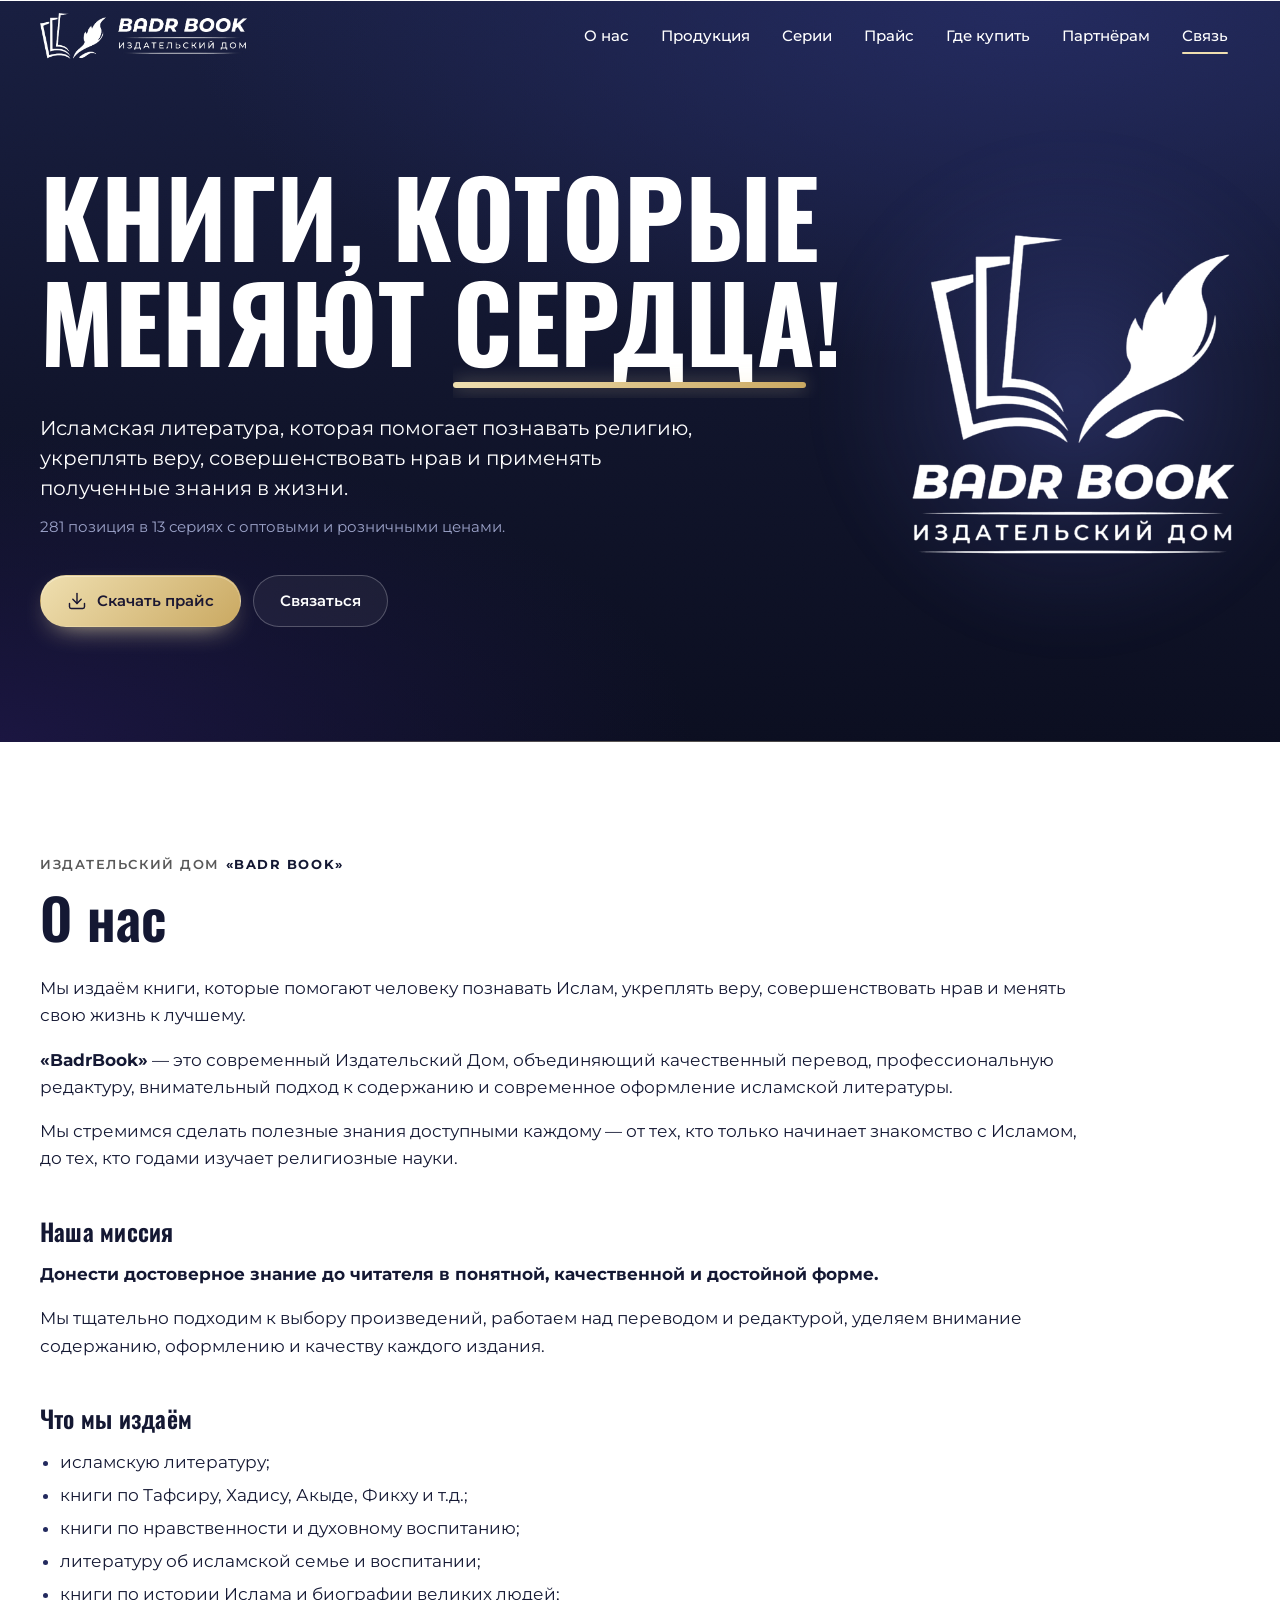
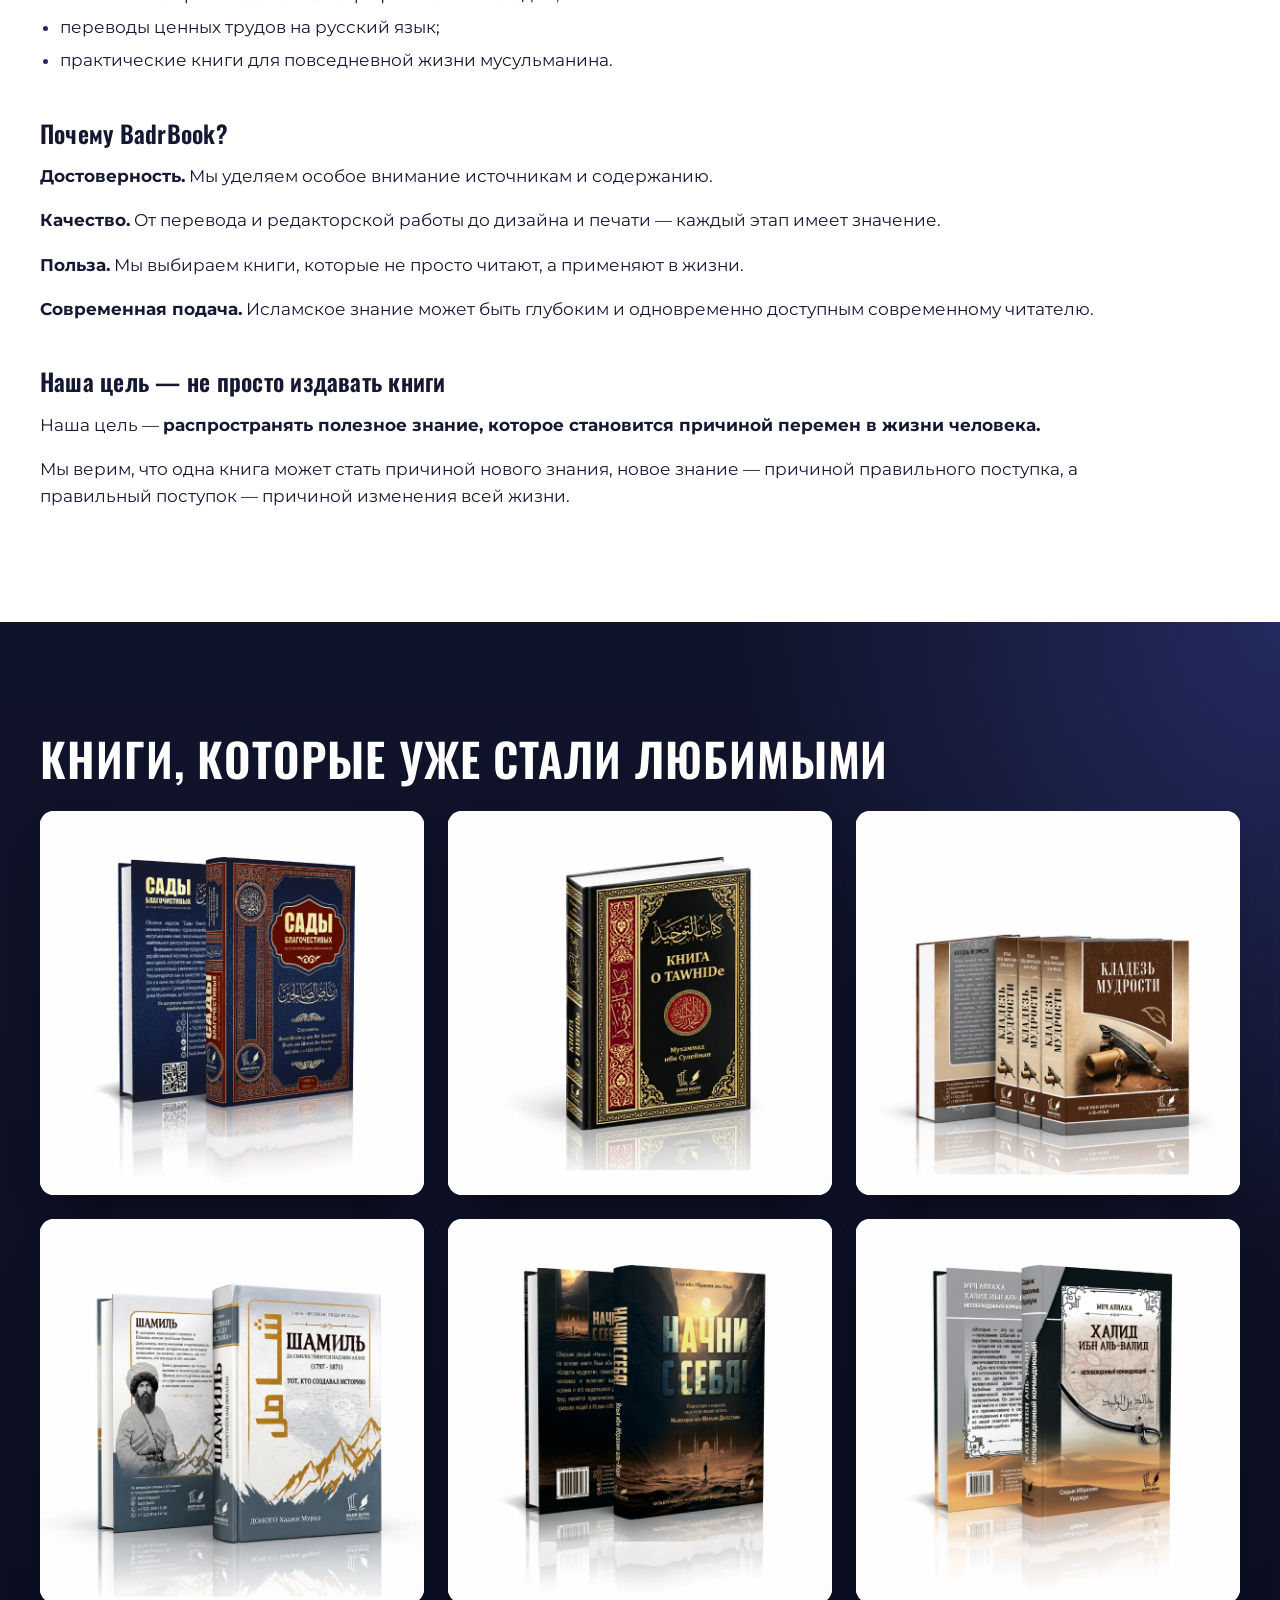
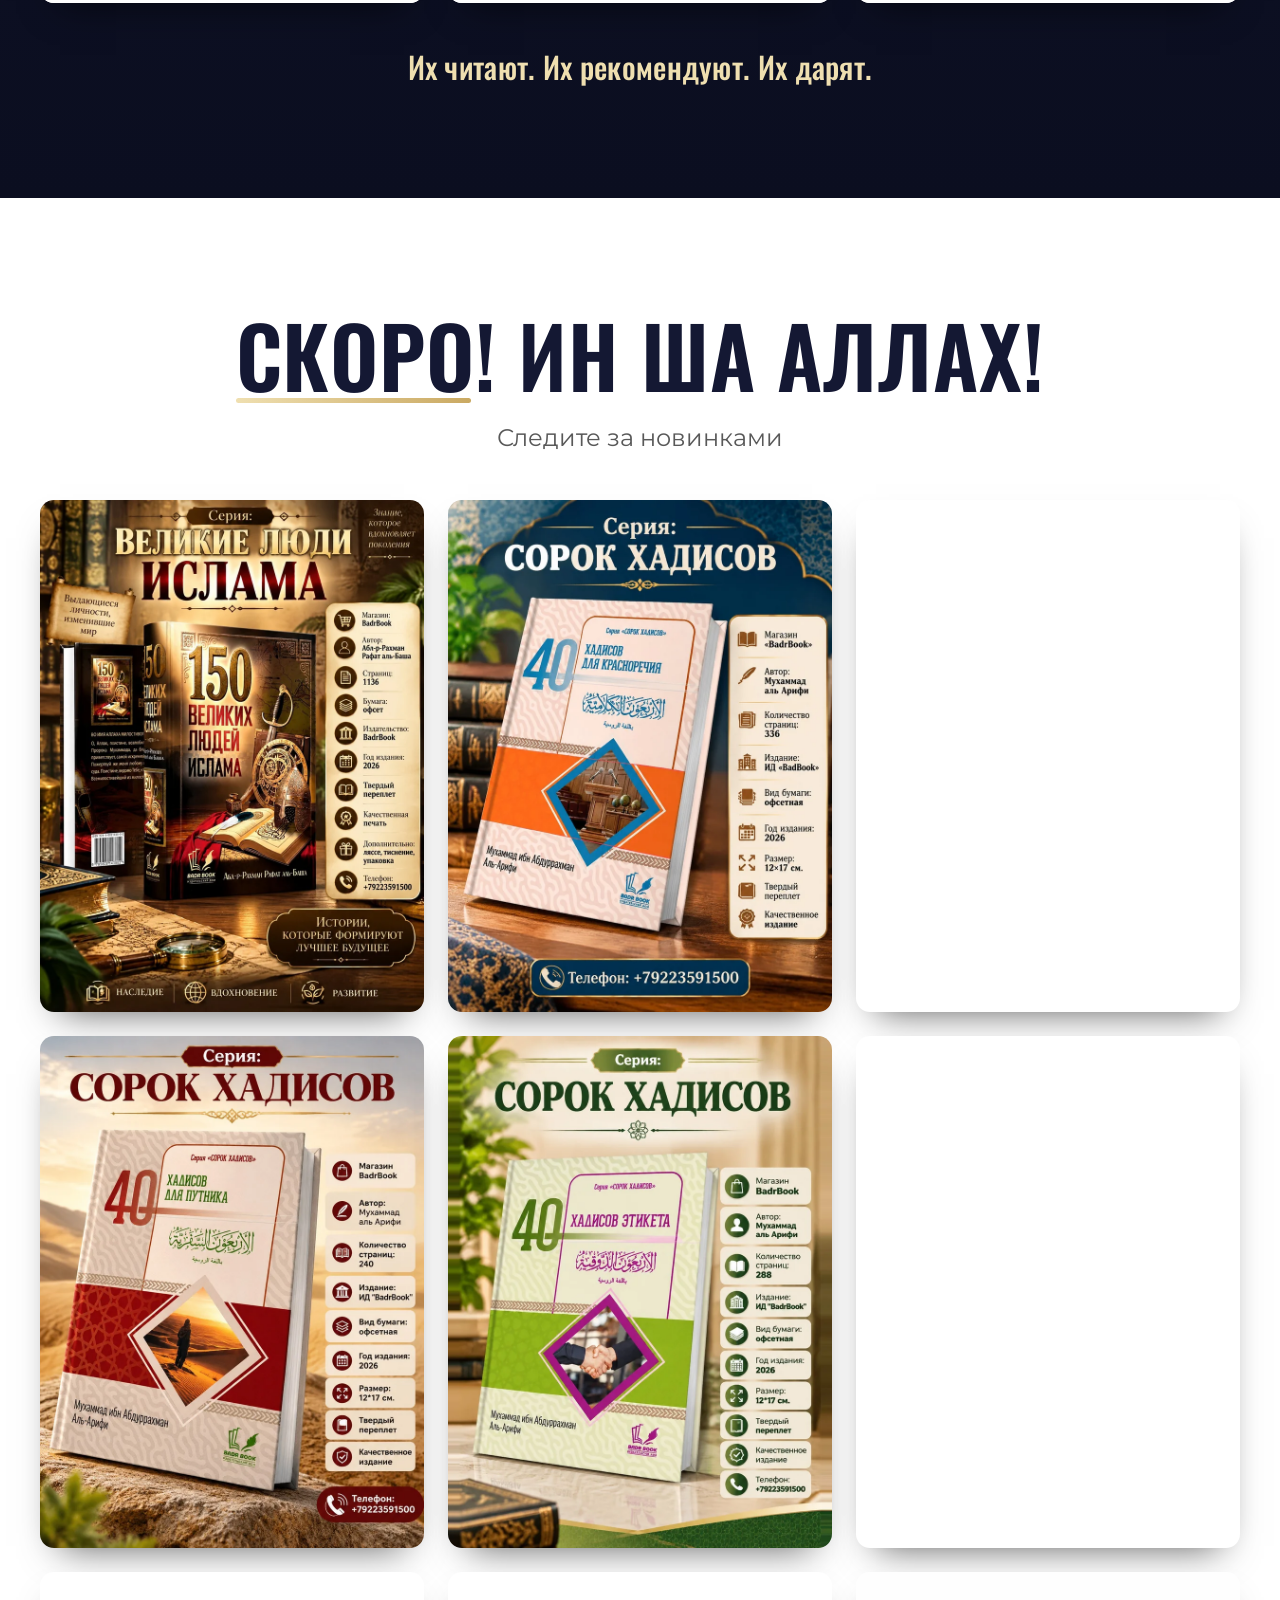
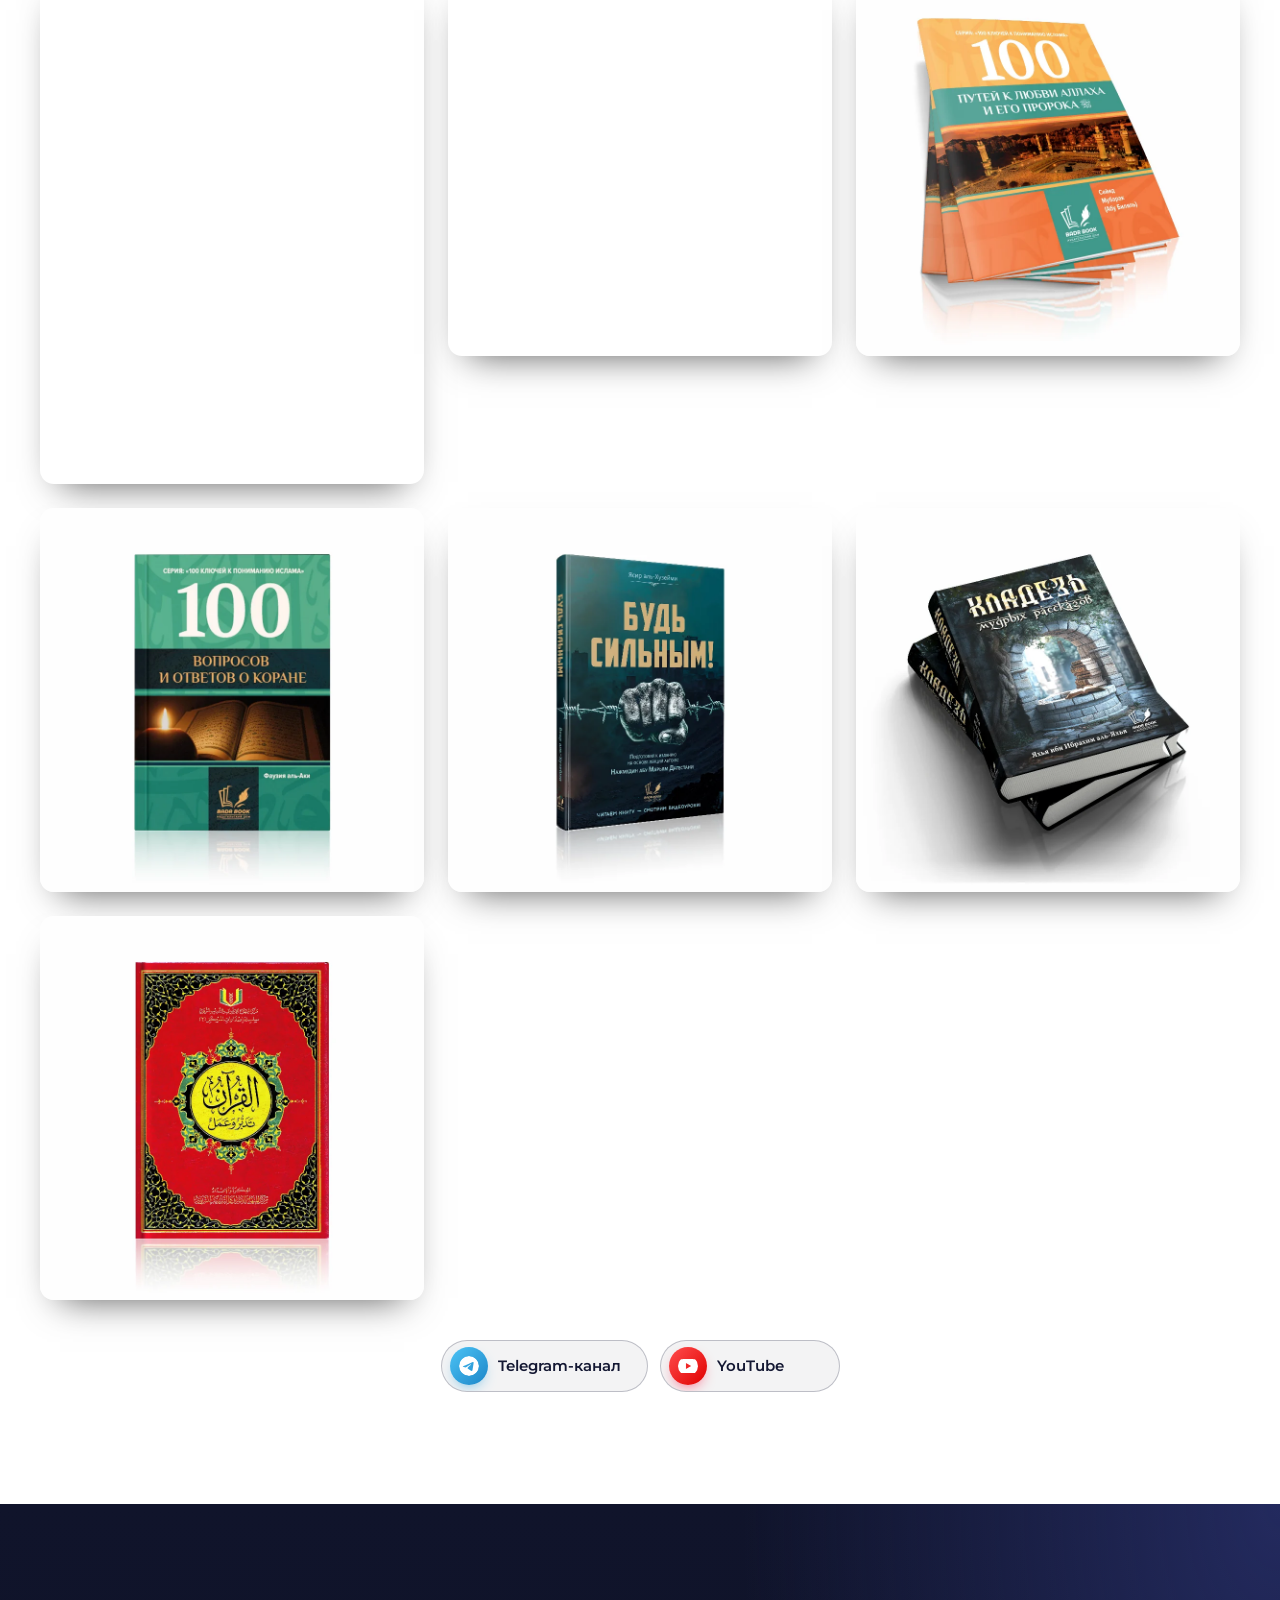
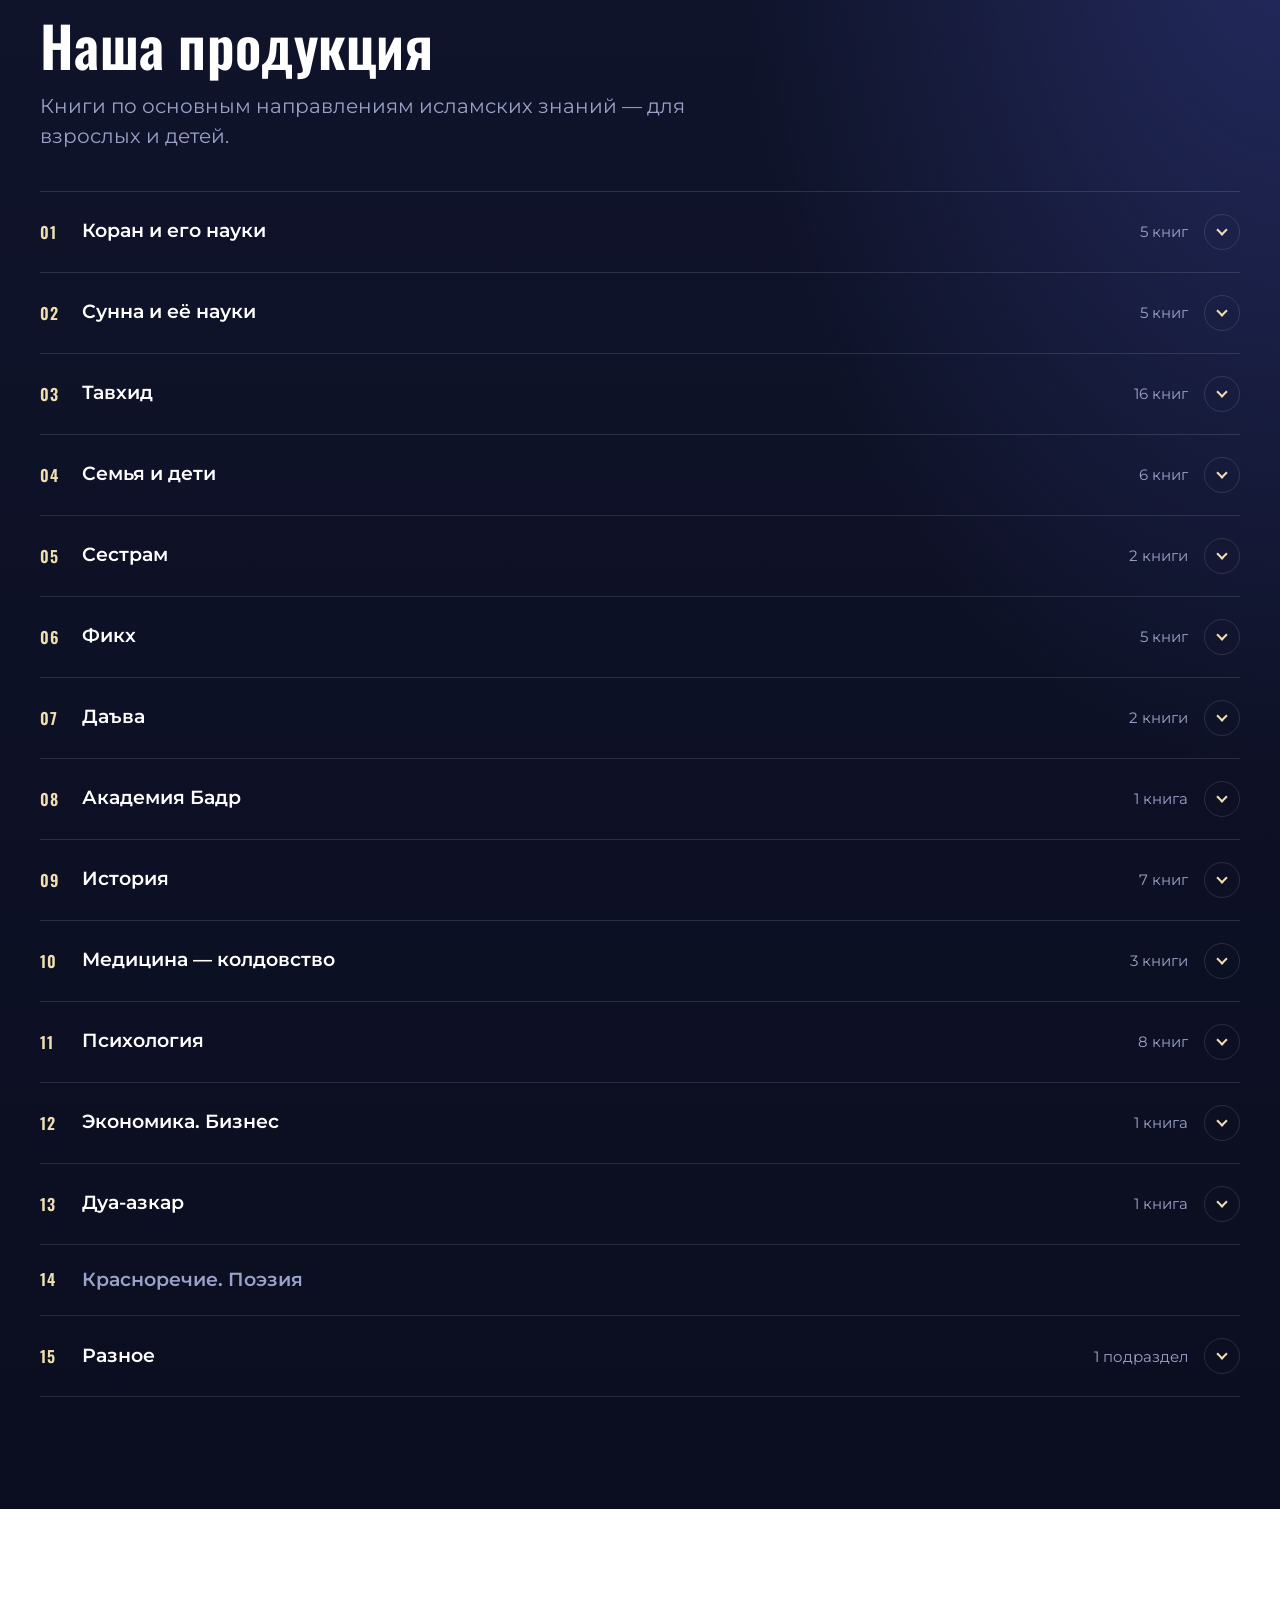
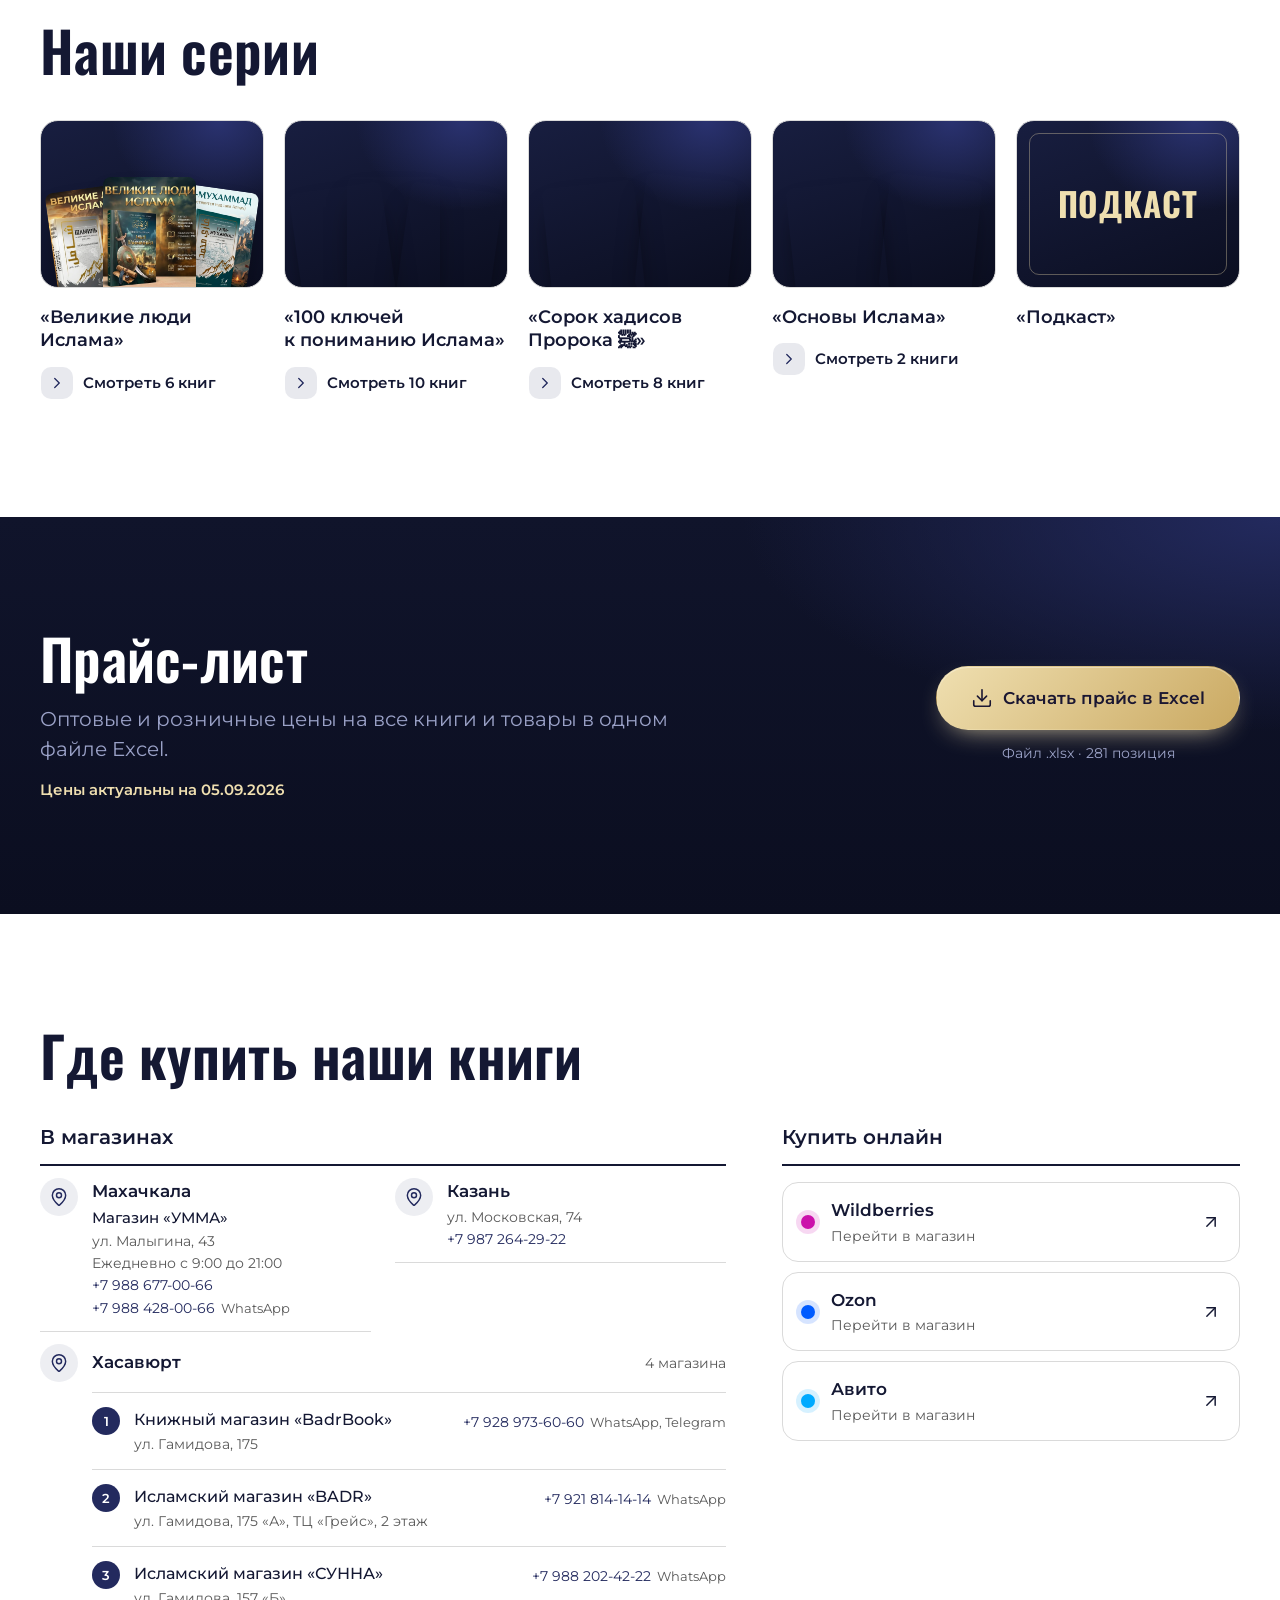
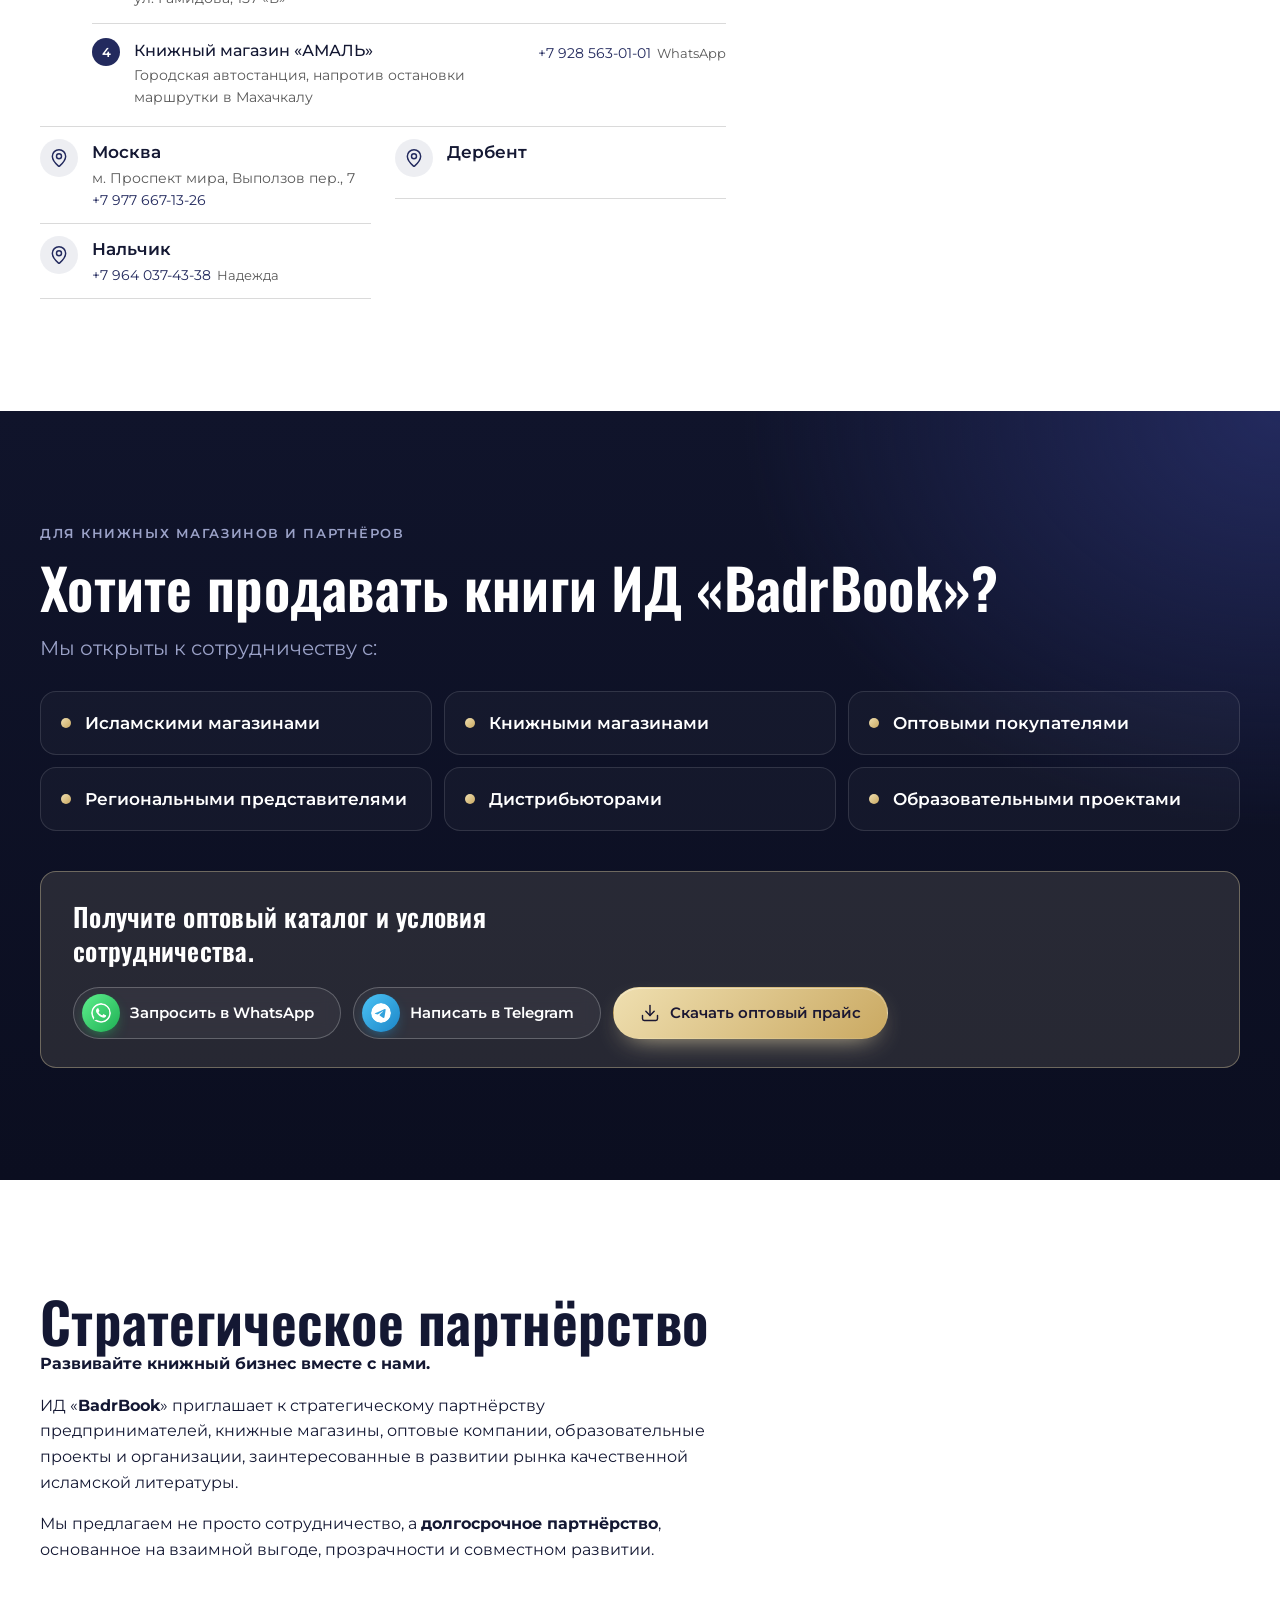
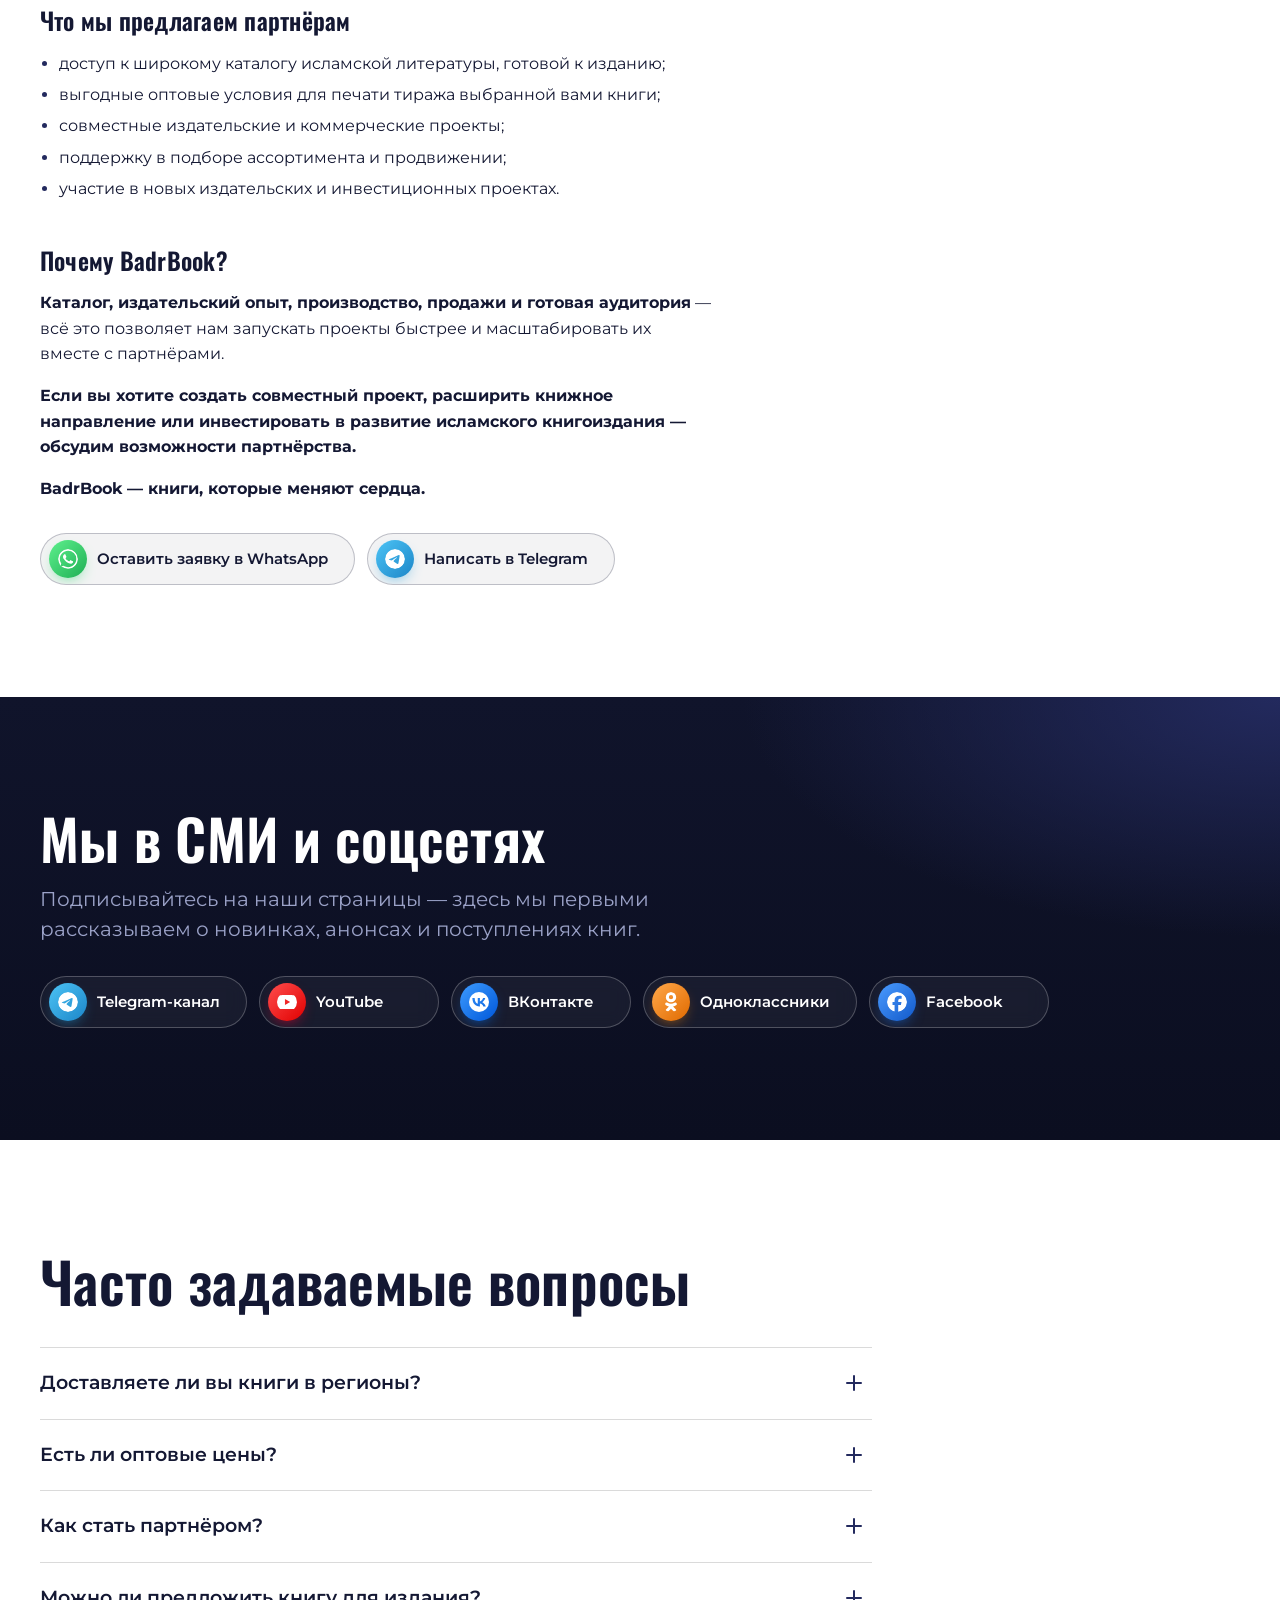
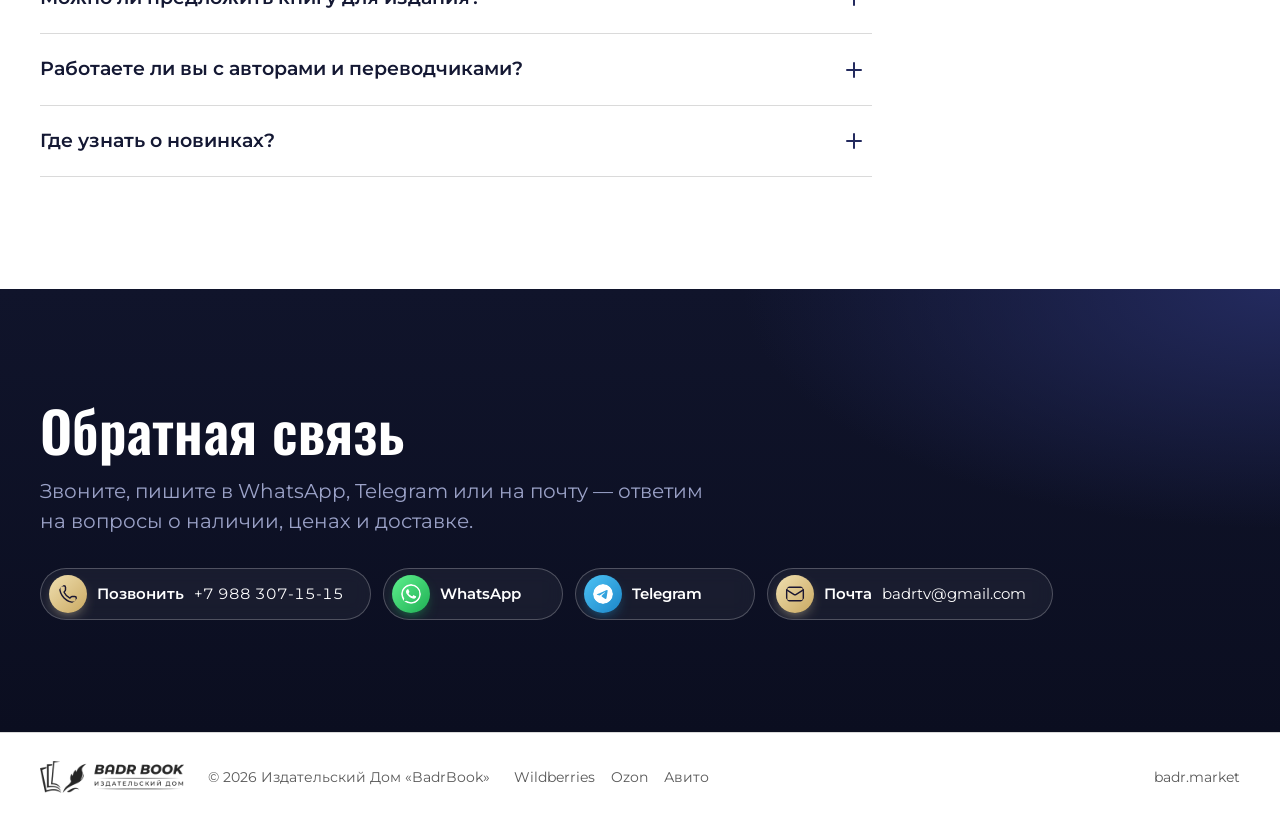
<file: index.html>
<!doctype html>
<html lang="ru">
<head>
  <meta charset="utf-8">
  <meta name="viewport" content="width=device-width, initial-scale=1, viewport-fit=cover">
  <title>Издательский Дом «BadrBook» — исламская литература, прайс опт и розница</title>
  <meta name="description" content="Издательский Дом «BadrBook»: исламская литература для взрослых и детей. Наши книги и серии, прайс в Excel, опт и розница, где купить в магазинах и онлайн.">
  <meta name="theme-color" content="#10142b">
  <link rel="canonical" href="https://badr.market/">

  <meta property="og:type" content="website">
  <meta property="og:url" content="https://badr.market/">
  <meta property="og:site_name" content="BadrBook">
  <meta property="og:title" content="Издательский Дом «BadrBook» — книги, которые меняют сердца">
  <meta property="og:description" content="Исламская литература для взрослых и детей: наши книги и серии, прайс в Excel, опт и розница.">
  <meta property="og:image" content="https://badr.market/assets/og-image.png">
  <meta property="og:image:width" content="1200">
  <meta property="og:image:height" content="630">
  <meta property="og:locale" content="ru_RU">
  <meta name="twitter:card" content="summary_large_image">

  <link rel="icon" type="image/png" sizes="32x32" href="assets/favicon-32.png">
  <link rel="apple-touch-icon" href="assets/apple-touch-icon.png">

  <link rel="preconnect" href="https://fonts.googleapis.com">
  <link rel="preconnect" href="https://fonts.gstatic.com" crossorigin>
  <link rel="stylesheet" href="https://fonts.googleapis.com/css2?family=Montserrat:wght@400;500;600;700&family=Oswald:wght@600;700&display=swap">
  <link rel="stylesheet" href="css/style.css?v=6f0ee3b9">
  <script>document.documentElement.classList.add("js")</script>

  <script type="application/ld+json">
  {
    "@context": "https://schema.org",
    "@type": "BookStore",
    "name": "BadrBook",
    "alternateName": ["Издательский Дом «BadrBook»", "Бадр Бук"],
    "telephone": "+79883071515",
    "email": "badrtv@gmail.com",
    "description": "Издательский дом: исламская литература для взрослых и детей, опт и розница.",
    "url": "https://badr.market/",
    "logo": "https://badr.market/assets/icon-512.png",
    "image": "https://badr.market/assets/og-image.png",
    "sameAs": [
      "https://www.wildberries.ru/seller/293356",
      "https://www.ozon.ru/seller/badr/knigi-16500/",
      "https://www.avito.ru/brands/i142712173",
      "https://www.youtube.com/@BADRTVRU"
    ]
  }
  </script>
</head>
<body>
<svg xmlns="http://www.w3.org/2000/svg" style="display:none">
<symbol id="i-arrow-up" viewBox="0 0 24 24" fill="none" stroke="currentColor" stroke-width="1.75" stroke-linecap="round" stroke-linejoin="round"><path d="m5 12 7-7 7 7"/><path d="M12 19V5"/></symbol>
<symbol id="i-chevron-left" viewBox="0 0 24 24" fill="none" stroke="currentColor" stroke-width="1.75" stroke-linecap="round" stroke-linejoin="round"><path d="m15 18-6-6 6-6"/></symbol>
<symbol id="i-chevron-right" viewBox="0 0 24 24" fill="none" stroke="currentColor" stroke-width="1.75" stroke-linecap="round" stroke-linejoin="round"><path d="m9 18 6-6-6-6"/></symbol>
<symbol id="i-map-pin" viewBox="0 0 24 24" fill="none" stroke="currentColor" stroke-width="1.75" stroke-linecap="round" stroke-linejoin="round"><path d="M20 10c0 4.993-5.539 10.193-7.399 11.799a1 1 0 0 1-1.202 0C9.539 20.193 4 14.993 4 10a8 8 0 0 1 16 0"/><circle cx="12" cy="10" r="3"/></symbol>
<symbol id="i-arrow-up-right" viewBox="0 0 24 24" fill="none" stroke="currentColor" stroke-width="1.75" stroke-linecap="round" stroke-linejoin="round"><path d="M7 7h10v10"/><path d="M7 17 17 7"/></symbol>
<symbol id="i-download" viewBox="0 0 24 24" fill="none" stroke="currentColor" stroke-width="1.75" stroke-linecap="round" stroke-linejoin="round"><path d="M12 15V3"/><path d="M21 15v4a2 2 0 0 1-2 2H5a2 2 0 0 1-2-2v-4"/><path d="m7 10 5 5 5-5"/></symbol>
<symbol id="i-phone" viewBox="0 0 24 24" fill="none" stroke="currentColor" stroke-width="1.75" stroke-linecap="round" stroke-linejoin="round"><path d="M13.832 16.568a1 1 0 0 0 1.213-.303l.355-.465A2 2 0 0 1 17 15h3a2 2 0 0 1 2 2v3a2 2 0 0 1-2 2A18 18 0 0 1 2 4a2 2 0 0 1 2-2h3a2 2 0 0 1 2 2v3a2 2 0 0 1-.8 1.6l-.468.351a1 1 0 0 0-.292 1.233 14 14 0 0 0 6.392 6.384"/></symbol>
<symbol id="i-mail" viewBox="0 0 24 24" fill="none" stroke="currentColor" stroke-width="1.75" stroke-linecap="round" stroke-linejoin="round"><path d="m22 7-8.991 5.727a2 2 0 0 1-2.009 0L2 7"/><rect x="2" y="4" width="20" height="16" rx="2"/></symbol>
<symbol id="i-instagram" viewBox="0 0 24 24" fill="currentColor"><path d="M7.0301.084c-1.2768.0602-2.1487.264-2.911.5634-.7888.3075-1.4575.72-2.1228 1.3877-.6652.6677-1.075 1.3368-1.3802 2.127-.2954.7638-.4956 1.6365-.552 2.914-.0564 1.2775-.0689 1.6882-.0626 4.947.0062 3.2586.0206 3.6671.0825 4.9473.061 1.2765.264 2.1482.5635 2.9107.308.7889.72 1.4573 1.388 2.1228.6679.6655 1.3365 1.0743 2.1285 1.38.7632.295 1.6361.4961 2.9134.552 1.2773.056 1.6884.069 4.9462.0627 3.2578-.0062 3.668-.0207 4.9478-.0814 1.28-.0607 2.147-.2652 2.9098-.5633.7889-.3086 1.4578-.72 2.1228-1.3881.665-.6682 1.0745-1.3378 1.3795-2.1284.2957-.7632.4966-1.636.552-2.9124.056-1.2809.0692-1.6898.063-4.948-.0063-3.2583-.021-3.6668-.0817-4.9465-.0607-1.2797-.264-2.1487-.5633-2.9117-.3084-.7889-.72-1.4568-1.3876-2.1228C21.2982 1.33 20.628.9208 19.8378.6165 19.074.321 18.2017.1197 16.9244.0645 15.6471.0093 15.236-.005 11.977.0014 8.718.0076 8.31.0215 7.0301.0839m.1402 21.6932c-1.17-.0509-1.8053-.2453-2.2287-.408-.5606-.216-.96-.4771-1.3819-.895-.422-.4178-.6811-.8186-.9-1.378-.1644-.4234-.3624-1.058-.4171-2.228-.0595-1.2645-.072-1.6442-.079-4.848-.007-3.2037.0053-3.583.0607-4.848.05-1.169.2456-1.805.408-2.2282.216-.5613.4762-.96.895-1.3816.4188-.4217.8184-.6814 1.3783-.9003.423-.1651 1.0575-.3614 2.227-.4171 1.2655-.06 1.6447-.072 4.848-.079 3.2033-.007 3.5835.005 4.8495.0608 1.169.0508 1.8053.2445 2.228.408.5608.216.96.4754 1.3816.895.4217.4194.6816.8176.9005 1.3787.1653.4217.3617 1.056.4169 2.2263.0602 1.2655.0739 1.645.0796 4.848.0058 3.203-.0055 3.5834-.061 4.848-.051 1.17-.245 1.8055-.408 2.2294-.216.5604-.4763.96-.8954 1.3814-.419.4215-.8181.6811-1.3783.9-.4224.1649-1.0577.3617-2.2262.4174-1.2656.0595-1.6448.072-4.8493.079-3.2045.007-3.5825-.006-4.848-.0608M16.953 5.5864A1.44 1.44 0 1 0 18.39 4.144a1.44 1.44 0 0 0-1.437 1.4424M5.8385 12.012c.0067 3.4032 2.7706 6.1557 6.173 6.1493 3.4026-.0065 6.157-2.7701 6.1506-6.1733-.0065-3.4032-2.771-6.1565-6.174-6.1498-3.403.0067-6.156 2.771-6.1496 6.1738M8 12.0077a4 4 0 1 1 4.008 3.9921A3.9996 3.9996 0 0 1 8 12.0077"/></symbol>
<symbol id="i-telegram" viewBox="0 0 24 24" fill="currentColor"><path d="M11.944 0A12 12 0 0 0 0 12a12 12 0 0 0 12 12 12 12 0 0 0 12-12A12 12 0 0 0 12 0a12 12 0 0 0-.056 0zm4.962 7.224c.1-.002.321.023.465.14a.506.506 0 0 1 .171.325c.016.093.036.306.02.472-.18 1.898-.962 6.502-1.36 8.627-.168.9-.499 1.201-.82 1.23-.696.065-1.225-.46-1.9-.902-1.056-.693-1.653-1.124-2.678-1.8-1.185-.78-.417-1.21.258-1.91.177-.184 3.247-2.977 3.307-3.23.007-.032.014-.15-.056-.212s-.174-.041-.249-.024c-.106.024-1.793 1.14-5.061 3.345-.48.33-.913.49-1.302.48-.428-.008-1.252-.241-1.865-.44-.752-.245-1.349-.374-1.297-.789.027-.216.325-.437.893-.663 3.498-1.524 5.83-2.529 6.998-3.014 3.332-1.386 4.025-1.627 4.476-1.635z"/></symbol>
<symbol id="i-whatsapp" viewBox="0 0 24 24" fill="currentColor"><path d="M17.472 14.382c-.297-.149-1.758-.867-2.03-.967-.273-.099-.471-.148-.67.15-.197.297-.767.966-.94 1.164-.173.199-.347.223-.644.075-.297-.15-1.255-.463-2.39-1.475-.883-.788-1.48-1.761-1.653-2.059-.173-.297-.018-.458.13-.606.134-.133.298-.347.446-.52.149-.174.198-.298.298-.497.099-.198.05-.371-.025-.52-.075-.149-.669-1.612-.916-2.207-.242-.579-.487-.5-.669-.51-.173-.008-.371-.01-.57-.01-.198 0-.52.074-.792.372-.272.297-1.04 1.016-1.04 2.479 0 1.462 1.065 2.875 1.213 3.074.149.198 2.096 3.2 5.077 4.487.709.306 1.262.489 1.694.625.712.227 1.36.195 1.871.118.571-.085 1.758-.719 2.006-1.413.248-.694.248-1.289.173-1.413-.074-.124-.272-.198-.57-.347m-5.421 7.403h-.004a9.87 9.87 0 01-5.031-1.378l-.361-.214-3.741.982.998-3.648-.235-.374a9.86 9.86 0 01-1.51-5.26c.001-5.45 4.436-9.884 9.888-9.884 2.64 0 5.122 1.03 6.988 2.898a9.825 9.825 0 012.893 6.994c-.003 5.45-4.437 9.884-9.885 9.884m8.413-18.297A11.815 11.815 0 0012.05 0C5.495 0 .16 5.335.157 11.892c0 2.096.547 4.142 1.588 5.945L.057 24l6.305-1.654a11.882 11.882 0 005.683 1.448h.005c6.554 0 11.89-5.335 11.893-11.893a11.821 11.821 0 00-3.48-8.413Z"/></symbol>
<symbol id="i-youtube" viewBox="0 0 24 24" fill="currentColor"><path d="M23.498 6.186a3.016 3.016 0 0 0-2.122-2.136C19.505 3.545 12 3.545 12 3.545s-7.505 0-9.377.505A3.017 3.017 0 0 0 .502 6.186C0 8.07 0 12 0 12s0 3.93.502 5.814a3.016 3.016 0 0 0 2.122 2.136c1.871.505 9.376.505 9.376.505s7.505 0 9.377-.505a3.015 3.015 0 0 0 2.122-2.136C24 15.93 24 12 24 12s0-3.93-.502-5.814zM9.545 15.568V8.432L15.818 12l-6.273 3.568z"/></symbol>
<symbol id="i-vk" viewBox="0 0 24 24" fill="currentColor"><path d="m9.489.004.729-.003h3.564l.73.003.914.01.433.007.418.011.403.014.388.016.374.021.36.025.345.03.333.033c1.74.196 2.933.616 3.833 1.516.9.9 1.32 2.092 1.516 3.833l.034.333.029.346.025.36.02.373.025.588.012.41.013.644.009.915.004.98-.001 3.313-.003.73-.01.914-.007.433-.011.418-.014.403-.016.388-.021.374-.025.36-.03.345-.033.333c-.196 1.74-.616 2.933-1.516 3.833-.9.9-2.092 1.32-3.833 1.516l-.333.034-.346.029-.36.025-.373.02-.588.025-.41.012-.644.013-.915.009-.98.004-3.313-.001-.73-.003-.914-.01-.433-.007-.418-.011-.403-.014-.388-.016-.374-.021-.36-.025-.345-.03-.333-.033c-1.74-.196-2.933-.616-3.833-1.516-.9-.9-1.32-2.092-1.516-3.833l-.034-.333-.029-.346-.025-.36-.02-.373-.025-.588-.012-.41-.013-.644-.009-.915-.004-.98.001-3.313.003-.73.01-.914.007-.433.011-.418.014-.403.016-.388.021-.374.025-.36.03-.345.033-.333c.196-1.74.616-2.933 1.516-3.833.9-.9 2.092-1.32 3.833-1.516l.333-.034.346-.029.36-.025.373-.02.588-.025.41-.012.644-.013.915-.009ZM6.79 7.3H4.05c.13 6.24 3.25 9.99 8.72 9.99h.31v-3.57c2.01.2 3.53 1.67 4.14 3.57h2.84c-.78-2.84-2.83-4.41-4.11-5.01 1.28-.74 3.08-2.54 3.51-4.98h-2.58c-.56 1.98-2.22 3.78-3.8 3.95V7.3H10.5v6.92c-1.6-.4-3.62-2.34-3.71-6.92Z"/></symbol>
<symbol id="i-ok" viewBox="0 0 24 24" fill="currentColor"><path d="M12 0a6.2 6.2 0 0 0-6.194 6.195 6.2 6.2 0 0 0 6.195 6.192 6.2 6.2 0 0 0 6.193-6.192A6.2 6.2 0 0 0 12.001 0zm0 3.63a2.567 2.567 0 0 1 2.565 2.565 2.568 2.568 0 0 1-2.564 2.564 2.568 2.568 0 0 1-2.565-2.564 2.567 2.567 0 0 1 2.565-2.564zM6.807 12.6a1.814 1.814 0 0 0-.91 3.35 11.611 11.611 0 0 0 3.597 1.49l-3.462 3.463a1.815 1.815 0 0 0 2.567 2.566L12 20.066l3.405 3.403a1.813 1.813 0 0 0 2.564 0c.71-.709.71-1.858 0-2.566l-3.462-3.462a11.593 11.593 0 0 0 3.596-1.49 1.814 1.814 0 1 0-1.932-3.073 7.867 7.867 0 0 1-8.34 0c-.318-.2-.674-.29-1.024-.278z"/></symbol>
<symbol id="i-facebook" viewBox="0 0 24 24" fill="currentColor"><path d="M9.101 23.691v-7.98H6.627v-3.667h2.474v-1.58c0-4.085 1.848-5.978 5.858-5.978.401 0 .955.042 1.468.103a8.68 8.68 0 0 1 1.141.195v3.325a8.623 8.623 0 0 0-.653-.036 26.805 26.805 0 0 0-.733-.009c-.707 0-1.259.096-1.675.309a1.686 1.686 0 0 0-.679.622c-.258.42-.374.995-.374 1.752v1.297h3.919l-.386 2.103-.287 1.564h-3.246v8.245C19.396 23.238 24 18.179 24 12.044c0-6.627-5.373-12-12-12s-12 5.373-12 12c0 5.628 3.874 10.35 9.101 11.647Z"/></symbol>
<symbol id="i-x" viewBox="0 0 24 24" fill="none" stroke="currentColor" stroke-width="1.75" stroke-linecap="round" stroke-linejoin="round"><path d="M18 6 6 18"/><path d="m6 6 12 12"/></symbol>
</svg>

<a class="skip" href="#price">Перейти к прайсу</a>

<header class="topbar dark" id="top">
  <div class="wrap topbar-inner">
    <a class="brand" href="#top" aria-label="Издательский Дом «BadrBook» — в начало страницы">
      <img src="assets/logo-header.png" alt="" width="180" height="40">
    </a>
    <button type="button" class="menu-btn" id="menu-btn" aria-label="Меню" aria-expanded="false" aria-controls="nav">
      <span></span><span></span><span></span>
    </button>
    <nav class="nav" id="nav" aria-label="Разделы">
      <a href="#about">О нас</a>
      <a class="nav-m" href="#favorites">Любимые книги</a>
      <a class="nav-m" href="#soon">Новинки</a>
      <a href="#products">Продукция</a>
      <a href="#our-series">Серии</a>
      <a href="#price">Прайс</a>
      <a href="#buy">Где купить</a>
      <a href="#partners">Партнёрам</a>
      <a class="nav-m" href="#strategic">Стратегическое партнёрство</a>
      <a class="nav-m" href="#media">Мы в соцсетях</a>
      <a class="nav-m" href="#faq">Вопросы</a>
      <a href="#contacts">Связь</a>
    </nav>
  </div>
</header>

<section class="hero dark">
  <div class="wrap hero-body">
    <div class="hero-text">
      <h1 class="h1-anim" aria-label="Книги, которые меняют сердца!"><span class="w" aria-hidden="true"><span>Книги,</span></span> <span class="w" aria-hidden="true"><span>которые</span></span> <span class="w" aria-hidden="true"><span>меняют</span></span> <span class="w" aria-hidden="true"><span class="accent">сердца!</span></span></h1>
      <p class="lead">Исламская литература, которая помогает познавать религию, укреплять веру, совершенствовать нрав и&nbsp;применять полученные знания в&nbsp;жизни.</p>
      <p class="hero-stat" id="hero-stat">281 позиция в&nbsp;13 сериях с&nbsp;оптовыми и&nbsp;розничными ценами.</p>
      <div class="actions">
        <a class="btn btn-primary" href="data/badr-price.xlsx" download="Прайс BadrBook.xlsx"><svg class="i" aria-hidden="true"><use href="#i-download"/></svg>Скачать прайс</a>
        <a class="btn btn-secondary" href="#contacts">Связаться</a>
      </div>
    </div>
    <div class="hero-art">
      <img class="hero-logo" src="assets/logo.png" alt="Издательский Дом «BadrBook»" width="490" height="484">
    </div>
  </div>
</section>

<main>
  <section class="sec light about" id="about" aria-labelledby="about-title">
    <div class="wrap">
      <p class="eyebrow" data-reveal>Издательский Дом <strong>«Badr Book»</strong></p>
      <h2 id="about-title" data-reveal>О&nbsp;нас</h2>
      <div class="prose about-text" id="about-text" data-reveal hidden></div>

      <!-- Books of the series: shown in the viewer by the «Смотреть книги» buttons in «Наши серии» -->
      <template id="series-books">
        <img data-series="great" src="assets/series/shamil.webp" alt="Великие люди Ислама: Шамиль" width="800" height="800">
        <img data-series="great" src="assets/series/ibn-taymiyya.webp" alt="Великие люди Ислама: Ибн Таймийа" width="800" height="800">
        <img data-series="great" src="assets/series/halid-ibn-al-valid.webp" alt="Великие люди Ислама: Меч Аллаха. Халид ибн аль-Валид" width="800" height="800">
        <img data-series="great" src="assets/series/aysha.webp" alt="Великие люди Ислама: Айша, Мать верующих" width="800" height="800">
        <img data-series="great" src="assets/series/gazi-muhammad.webp" alt="Великие люди Ислама: Гази-Мухаммад" width="700" height="900">
        <img data-series="great" src="assets/series/150-velikih-lyudey-islama.webp" alt="150 великих людей Ислама" width="810" height="1080">
        <img data-series="keys" src="assets/series/100-dua-iz-korana-i-sunny.webp" alt="100 дуа из Корана и Сунны" width="720" height="894">
        <img data-series="keys" src="assets/series/100-resheniy-supruzheskih-problem.webp" alt="100 решений супружеских проблем" width="720" height="894">
        <img data-series="keys" src="assets/series/100-mudrostey-i-izrecheniy.webp" alt="100 мудростей и изречений" width="720" height="894">
        <img data-series="keys" src="assets/series/100-sovetov-po-vospitaniyu-detey.webp" alt="100 советов по воспитанию детей" width="720" height="894">
        <img data-series="keys" src="assets/series/100-shagov-k-edinstvu-ummy.webp" alt="100 шагов, ведущих к единству уммы" width="720" height="894">
        <img data-series="keys" src="assets/series/100-putey-v-ray.webp" alt="100 путей, ведущих в рай" width="720" height="894">
        <img data-series="keys" src="assets/series/100-voprosov-po-edinobozhiyu.webp" alt="100 вопросов и ответов по единобожию" width="720" height="894">
        <img data-series="keys" src="assets/series/100-voprosov-kasayushchihsya-zhenshchin.webp" alt="100 вопросов, касающихся женщин" width="720" height="894">
        <img data-series="keys" src="assets/series/100-hadisov-pro-eto.webp" alt="100 хадисов про это…" width="720" height="894">
        <img data-series="keys" src="assets/series/100-motivaciy-dlya-uspeha.webp" alt="100 мотиваций для успеха" width="700" height="900">
        <img data-series="hadith40" src="assets/series/40-hadisov-kasayushchihsya-mecheti.webp" alt="40 хадисов, касающихся мечети" width="720" height="960">
        <img data-series="hadith40" src="assets/series/40-hadisov-dlya-krasnorechiya.webp" alt="40 хадисов для красноречия" width="810" height="1080">
        <img data-series="hadith40" src="assets/series/40-hadisov-dlya-prizyvayushchih.webp" alt="40 хадисов для призывающих" width="810" height="1080">
        <img data-series="hadith40" src="assets/series/40-hadisov-dlya-putnika.webp" alt="40 хадисов для путника" width="810" height="1080">
        <img data-series="hadith40" src="assets/series/40-hadisov-etiketa.webp" alt="40 хадисов этикета" width="810" height="1080">
        <img data-series="hadith40" src="assets/series/40-hadisov-o-sne.webp" alt="40 хадисов о сне" width="810" height="1080">
        <img data-series="hadith40" src="assets/series/40-hadisov-an-navavi-ibn-dakik.webp" alt="40 хадисов ан-Навави с комментариями Ибн Дакик" width="810" height="1080">
        <img data-series="hadith40" src="assets/books/40-hadisov-iz-dvuh-slov.webp" alt="40 хадисов из двух слов" width="800" height="800">
        <img data-series="basics" src="assets/series/sady-blagochestivyh.webp" alt="Сады благочестивых" width="720" height="894">
        <img data-series="basics" src="assets/series/fetvy-po-stolpam-islama.webp" alt="Фетвы по столпам Ислама" width="700" height="900">
      </template>
    </div>
  </section>

  <section class="sec dark books" id="favorites" aria-labelledby="books-title">
    <div class="wrap">
      <h2 class="books-title" id="books-title" data-reveal>Книги, которые уже стали любимыми</h2>
      <ul class="books-grid" id="books-grid" aria-labelledby="books-title" data-reveal>
        <li><button type="button" class="book"><img src="assets/favorites/sady-blagochestivyh.webp" alt="Сады благочестивых" width="800" height="800" loading="lazy" decoding="async"></button></li>
        <li><button type="button" class="book"><img src="assets/favorites/kniga-o-tawhide.webp" alt="Книга о Таухиде" width="800" height="800" loading="lazy" decoding="async"></button></li>
        <li><button type="button" class="book"><img src="assets/favorites/kladez-mudrosti.webp" alt="Кладезь мудрости" width="800" height="800" loading="lazy" decoding="async"></button></li>
        <li><button type="button" class="book"><img src="assets/favorites/shamil.webp" alt="Великие люди Ислама: Шамиль" width="800" height="800" loading="lazy" decoding="async"></button></li>
        <li><button type="button" class="book"><img src="assets/favorites/nachni-s-sebya.webp" alt="Начни с себя!" width="800" height="800" loading="lazy" decoding="async"></button></li>
        <li><button type="button" class="book"><img src="assets/favorites/halid-ibn-al-valid.webp" alt="Меч Аллаха. Халид ибн аль-Валид" width="800" height="800" loading="lazy" decoding="async"></button></li>
      </ul>
      <p class="books-motto" data-reveal>Их читают. Их рекомендуют. Их&nbsp;дарят.</p>
    </div>
  </section>

  <section class="sec light soon" id="soon" aria-labelledby="soon-title">
    <div class="wrap">
      <h2 class="soon-title" id="soon-title" data-reveal><span class="soon-mark">Скоро!</span> Ин&nbsp;ша Аллах!</h2>
      <p class="lead" data-reveal>Следите за&nbsp;новинками</p>
      <ul class="books-grid soon-grid" aria-label="Скоро выйдут" data-reveal>
        <li><button type="button" class="book is-poster"><img src="assets/series/150-velikih-lyudey-islama.webp" alt="150 великих людей Ислама" width="810" height="1080" loading="lazy" decoding="async"></button></li>
        <li><button type="button" class="book is-poster"><img src="assets/series/40-hadisov-dlya-krasnorechiya.webp" alt="40 хадисов для красноречия" width="810" height="1080" loading="lazy" decoding="async"></button></li>
        <li><button type="button" class="book is-poster"><img src="assets/series/40-hadisov-dlya-prizyvayushchih.webp" alt="40 хадисов для призывающих" width="810" height="1080" loading="lazy" decoding="async"></button></li>
        <li><button type="button" class="book is-poster"><img src="assets/series/40-hadisov-dlya-putnika.webp" alt="40 хадисов для путника" width="810" height="1080" loading="lazy" decoding="async"></button></li>
        <li><button type="button" class="book is-poster"><img src="assets/series/40-hadisov-etiketa.webp" alt="40 хадисов этикета" width="810" height="1080" loading="lazy" decoding="async"></button></li>
        <li><button type="button" class="book is-poster"><img src="assets/series/40-hadisov-o-sne.webp" alt="40 хадисов о сне" width="810" height="1080" loading="lazy" decoding="async"></button></li>
        <li><button type="button" class="book is-poster"><img src="assets/series/40-hadisov-an-navavi-ibn-dakik.webp" alt="40 хадисов ан-Навави с комментариями Ибн Дакик" width="810" height="1080" loading="lazy" decoding="async"></button></li>
        <li><button type="button" class="book"><img src="assets/soon/100-sovetov-dlya-semi.webp" alt="100 советов для семьи" width="800" height="800" loading="lazy" decoding="async"></button></li>
        <li><button type="button" class="book"><img src="assets/soon/100-putey-k-lyubvi-allaha.webp" alt="100 путей к любви Аллаха и Его Пророка ﷺ" width="800" height="800" loading="lazy" decoding="async"></button></li>
        <li><button type="button" class="book"><img src="assets/soon/100-voprosov-i-otvetov-o-korane.webp" alt="100 вопросов и ответов о Коране" width="800" height="800" loading="lazy" decoding="async"></button></li>
        <li><button type="button" class="book"><img src="assets/soon/bud-silnym.webp" alt="Будь сильным!" width="800" height="800" loading="lazy" decoding="async"></button></li>
        <li><button type="button" class="book"><img src="assets/soon/kladez-mudryh-rasskazov.webp" alt="Кладезь мудрых рассказов" width="800" height="800" loading="lazy" decoding="async"></button></li>
        <li><button type="button" class="book"><img src="assets/soon/koran-tadabbur-i-dejstvie.webp" alt="Коран: размышление и действие (القرآن تدبر وعمل)" width="800" height="800" loading="lazy" decoding="async"></button></li>
      </ul>
      <div class="contact-row" id="contact-social" data-reveal hidden>
        <a class="btn btn-secondary btn-contact btn-tg" data-contact="telegramChannel" target="_blank" rel="noopener" hidden>
          <svg class="i" aria-hidden="true"><use href="#i-telegram"/></svg><span>Telegram-канал</span>
        </a>
        <a class="btn btn-secondary btn-contact btn-ig" data-contact="instagram" target="_blank" rel="noopener" hidden>
          <svg class="i" aria-hidden="true"><use href="#i-instagram"/></svg><span>Instagram</span>
        </a>
        <a class="btn btn-secondary btn-contact btn-yt" data-contact="youtube" target="_blank" rel="noopener" hidden>
          <svg class="i" aria-hidden="true"><use href="#i-youtube"/></svg><span>YouTube</span>
        </a>
      </div>
    </div>
  </section>

  <section class="sec dark products" id="products" aria-labelledby="products-title">
    <div class="wrap">
      <h2 id="products-title" data-reveal>Наша продукция</h2>
      <p class="lead" data-reveal>Книги по&nbsp;основным направлениям исламских знаний&nbsp;— для взрослых и&nbsp;детей.</p>
      <ol class="cats" data-reveal>
        <li data-category="quran">Коран и его науки</li>
        <li data-category="sunna">Сунна и её науки</li>
        <li data-category="tawhid">Тавхид</li>
        <li data-category="family">Семья и дети</li>
        <li data-category="sisters">Сестрам</li>
        <li data-category="fiqh">Фикх</li>
        <li data-category="dawah">Даъва</li>
        <li data-category="academy">Академия Бадр</li>
        <li data-category="history">История</li>
        <li data-category="medicine">Медицина — колдовство</li>
        <li data-category="psychology">Психология</li>
        <li data-category="economics">Экономика. Бизнес</li>
        <li data-category="dua">Дуа-азкар</li>
        <li data-category="poetry">Красноречие. Поэзия</li>
        <li data-category="misc">Разное</li>
      </ol>

      <!-- Books of the sections: each section above opens like the FAQ and shows its books in a grid.
           Add: <img data-category="quran" src="assets/categories/quran-1.webp" alt="Название книги" width="720" height="894">
           A subsection: data-sub="Название подраздела", e.g. <img data-category="misc" data-sub="Открытки" …> -->
      <template id="category-books">
        <img data-category="quran" src="assets/categories/tolkovanie-posledney-treti-korana.webp" alt="Толкование последних трёх частей Священного Корана" width="720" height="926">
        <img data-category="quran" src="assets/categories/svyashchennyy-koran-saadi-3-toma.webp" alt="Священный Коран: смысловой перевод с комментариями ас-Саади (3 тома)" width="720" height="960">
        <img data-category="quran" src="assets/categories/svyashchennyy-koran-25-27-tverdyy.webp" alt="Священный Коран: смысловой перевод 25–27-й частей с комментариями ас-Саади (твёрдый переплёт)" width="720" height="960">
        <img data-category="quran" src="assets/categories/svyashchennyy-koran-25-27-myagkiy.webp" alt="Священный Коран: смысловой перевод 25–27-й частей с комментариями ас-Саади (мягкий переплёт)" width="720" height="960">
        <img data-category="quran" src="assets/categories/svyashchennyy-koran-22-24.webp" alt="Священный Коран: смысловой перевод 22–24-й частей с комментариями ас-Саади" width="720" height="960">
        <img data-category="sunna" src="assets/categories/sady-blagochestivyh.webp" alt="Сады благочестивых" width="720" height="894">
        <img data-category="sunna" src="assets/categories/100-hadisov-pro-eto.webp" alt="100 хадисов про это…" width="720" height="894">
        <img data-category="sunna" src="assets/categories/dostoinstva-proroka-muhammada.webp" alt="Достоинства Пророка Мухаммада ﷺ" width="720" height="926">
        <img data-category="sunna" src="assets/categories/ego-vospital-sam-allah-muhammad.webp" alt="Его воспитал сам Аллах: Мухаммад ﷺ" width="720" height="894">
        <img data-category="sunna" src="assets/categories/muhammad-mubarakfuri.webp" alt="Мухаммад ﷺ (Сафи ар-Рахман аль-Мубаракфури)" width="720" height="960">
        <img data-category="tawhid" src="assets/categories/desyat-zolotyh-pravil.webp" alt="Десять золотых правил для очищения души" width="720" height="926">
        <img data-category="tawhid" src="assets/categories/islamskie-voprosy-dlya-detey.webp" alt="Исламские вопросы и ответы для детей, необходимые для взрослых" width="720" height="926">
        <img data-category="tawhid" src="assets/categories/ya-hochu-pokayatsya.webp" alt="Я хочу покаяться, но…" width="720" height="926">
        <img data-category="tawhid" src="assets/categories/100-shagov-k-edinstvu-ummy.webp" alt="100 шагов, ведущих к единству уммы" width="720" height="894">
        <img data-category="tawhid" src="assets/categories/100-putey-v-ray.webp" alt="100 путей, ведущих в рай" width="720" height="894">
        <img data-category="tawhid" src="assets/categories/poisk-blizosti-k-allahu.webp" alt="Поиск близости к Аллаху" width="720" height="894">
        <img data-category="tawhid" src="assets/categories/predsmertnaya-agoniya.webp" alt="Предсмертная агония" width="720" height="894">
        <img data-category="tawhid" src="assets/categories/kachestva-rabov-milostivogo.webp" alt="Качества рабов Милостивого" width="720" height="779">
        <img data-category="tawhid" src="assets/categories/deti-musulman-obyazany-znat.webp" alt="Дети мусульман обязаны знать" width="720" height="894">
        <img data-category="tawhid" src="assets/categories/100-voprosov-po-edinobozhiyu.webp" alt="100 вопросов и ответов по единобожию" width="720" height="894">
        <img data-category="tawhid" src="assets/categories/kniga-o-tawhide.webp" alt="Книга о Таухиде" width="720" height="960">
        <img data-category="tawhid" src="assets/categories/konec-sveta.webp" alt="Конец света" width="720" height="960">
        <img data-category="tawhid" src="assets/categories/kak-my-ponimaem-edinobozhie.webp" alt="Как мы понимаем единобожие" width="720" height="960">
        <img data-category="tawhid" src="assets/categories/voprosy-shiitskaya-molodezh.webp" alt="Вопросы, которые привели шиитскую молодёжь к истине!" width="720" height="960">
        <img data-category="tawhid" src="assets/categories/sobranie-v-nedzhefe.webp" alt="Собрание в Неджефе" width="720" height="960">
        <img data-category="tawhid" src="assets/categories/vozvrashchenie-sefevidov.webp" alt="Возвращение Сефевидов" width="720" height="960">
        <img data-category="family" src="assets/categories/100-resheniy-supruzheskih-problem.webp" alt="100 решений супружеских проблем" width="720" height="894">
        <img data-category="family" src="assets/categories/100-sovetov-po-vospitaniyu-detey.webp" alt="100 советов по воспитанию детей" width="720" height="894">
        <img data-category="family" src="assets/categories/deti-musulman-obyazany-znat.webp" alt="Дети мусульман обязаны знать" width="720" height="894">
        <img data-category="family" src="assets/categories/arabskie-propisi.webp" alt="Арабские прописи" width="720" height="926">
        <img data-category="family" src="assets/categories/brak-i-razvod.webp" alt="Брак и развод в Исламе" width="720" height="926">
        <img data-category="family" src="assets/categories/islamskie-voprosy-dlya-detey.webp" alt="Исламские вопросы и ответы для детей, необходимые для взрослых" width="720" height="926">
        <img data-category="sisters" src="assets/categories/aysha.webp" alt="Великие люди Ислама: Айша, Мать верующих" width="720" height="720">
        <img data-category="sisters" src="assets/categories/100-voprosov-kasayushchihsya-zhenshchin.webp" alt="100 вопросов, касающихся женщин" width="720" height="894">
        <img data-category="fiqh" src="assets/categories/obnovi-svoyu-molitvu.webp" alt="Обнови свою молитву" width="720" height="960">
        <img data-category="fiqh" src="assets/categories/put-k-uspehu-namaz.webp" alt="Путь к успеху: Намаз" width="720" height="926">
        <img data-category="fiqh" src="assets/categories/fetvy-po-stolpam-islama.webp" alt="Фетвы по столпам Ислама" width="720" height="926">
        <img data-category="fiqh" src="assets/categories/sokrashchennoe-izlozhenie-al-muzani.webp" alt="Сокращённое изложение Имамом аль-Музани частных вопросов шафиитского права (2 тома)" width="720" height="960">
        <img data-category="fiqh" src="assets/categories/voprosy-pervogo-stolpa-islama.webp" alt="Вопросы, касающиеся первого столпа Ислама (на аварском языке)" width="720" height="960">
        <img data-category="dawah" src="assets/categories/sbornik-ahmad-didat.webp" alt="Ахмад Дидат: Сборник" width="720" height="960">
        <img data-category="dawah" src="assets/categories/eto-i-est-islam.webp" alt="Будьте справедливы к самим себе… Это и есть Ислам!" width="720" height="960">
        <img data-category="academy" src="assets/categories/arabskie-propisi.webp" alt="Арабские прописи" width="720" height="926">
        <img data-category="history" src="assets/categories/shamil.webp" alt="Великие люди Ислама: Шамиль" width="720" height="720">
        <img data-category="history" src="assets/categories/halid-ibn-al-valid.webp" alt="Меч Аллаха. Халид ибн аль-Валид" width="720" height="720">
        <img data-category="history" src="assets/categories/badriyyun.webp" alt="Бадрийюн: участники битвы при Бадре" width="720" height="894">
        <img data-category="history" src="assets/categories/gazi-muhammad.webp" alt="Великие люди Ислама: Гази-Мухаммад" width="720" height="926">
        <img data-category="history" src="assets/categories/aysha.webp" alt="Великие люди Ислама: Айша, Мать верующих" width="720" height="720">
        <img data-category="history" src="assets/categories/al-kuds-nikogda-ne-budet-evreyskoy.webp" alt="Аль-Кудс никогда не будет еврейской" width="720" height="960">
        <img data-category="history" src="assets/categories/kartinki-iz-zhizni-tabiinov.webp" alt="Картинки из жизни табиинов" width="720" height="960">
        <img data-category="medicine" src="assets/categories/500-voprosov-o-dzhinnah.webp" alt="500 вопросов и ответов о джиннах" width="720" height="964">
        <img data-category="medicine" src="assets/categories/beregi-cheloveka-ot-dzhinov.webp" alt="Оберегание человека от джиннов и шайтанов" width="720" height="926">
        <img data-category="medicine" src="assets/categories/hidzhama.webp" alt="Хиджама: кровопускание" width="720" height="960">
        <img data-category="psychology" src="assets/categories/100-mudrostey-i-izrecheniy.webp" alt="100 мудростей и изречений" width="720" height="894">
        <img data-category="psychology" src="assets/categories/kladez-mudrosti.webp" alt="Кладезь мудрости" width="720" height="894">
        <img data-category="psychology" src="assets/categories/nachni-s-sebya.webp" alt="Начни с себя!" width="720" height="960">
        <img data-category="psychology" src="assets/categories/bud-silnym.webp" alt="Будь сильным!" width="720" height="960">
        <img data-category="psychology" src="assets/categories/iz-tesnoty-k-svetu.webp" alt="Из тесноты к свету" width="720" height="926">
        <img data-category="psychology" src="assets/categories/iscelenie-serdec.webp" alt="Исцеление сердец" width="720" height="926">
        <img data-category="psychology" src="assets/categories/nashih-nravov-dostatochno.webp" alt="Наших нравов достаточно!" width="720" height="926">
        <img data-category="psychology" src="assets/categories/smyagchenie-serdec.webp" alt="Смягчение сердец" width="720" height="960">
        <img data-category="economics" src="assets/categories/100-motivaciy-dlya-uspeha.webp" alt="100 мотиваций для успеха" width="720" height="926">
        <img data-category="dua" src="assets/categories/100-dua-iz-korana-i-sunny.webp" alt="100 дуа из Корана и Сунны" width="720" height="894">
        <img data-category="misc" data-sub="Открытки" src="assets/categories/tsitata-1.webp" alt="Каждая книга — это ещё один кирпичик знаний" width="720" height="1080">
        <img data-category="misc" data-sub="Открытки" src="assets/categories/tsitata-2.webp" alt="Пищей сердец является поминание Аллаха, а пищей умов — размышление (из книги «Кладезь мудрости»)" width="720" height="1080">
        <img data-category="misc" data-sub="Открытки" src="assets/categories/tsitata-3.webp" alt="Храня молчание, человек добавляет себе ума" width="720" height="1080">
        <img data-category="misc" data-sub="Открытки" src="assets/categories/tsitata-4.webp" alt="Поиск знания — это поклонение" width="720" height="1080">
        <img data-category="misc" data-sub="Открытки" src="assets/categories/tsitata-5.webp" alt="«Склонность к мечтаниям — это обман дьявола»" width="720" height="1080">
        <img data-category="misc" data-sub="Открытки" src="assets/categories/tsitata-6.webp" alt="«Ученым является только тот, чьи знания совпадают с его делами…»" width="720" height="1080">
        <img data-category="misc" data-sub="Открытки" src="assets/categories/tsitata-7.webp" alt="Читай и учись ради Аллаха" width="720" height="1080">
        <img data-category="misc" data-sub="Открытки" src="assets/categories/tsitata-8.webp" alt="Аллах благословляет тех, кто учится" width="720" height="1080">
        <img data-category="misc" data-sub="Открытки" src="assets/categories/tsitata-9.webp" alt="Терпение и знания — два крыла верующего" width="720" height="1080">
        <img data-category="misc" data-sub="Открытки" src="assets/categories/tsitata-10.webp" alt="Каждое знание — это милость Аллаха" width="720" height="1080">
      </template>
    </div>
  </section>

  <section class="sec light series" id="our-series" aria-labelledby="series-title">
    <div class="wrap">
      <h2 id="series-title" data-reveal>Наши серии</h2>
      <ul class="series-list" data-reveal>
        <li class="serie">
          <div class="serie-cover is-poster" aria-hidden="true">
            <img src="assets/series/shamil.webp" alt="" width="800" height="800" loading="lazy" decoding="async">
            <img src="assets/series/ibn-taymiyya.webp" alt="" width="800" height="800" loading="lazy" decoding="async">
            <img src="assets/series/gazi-muhammad.webp" alt="" width="700" height="900" loading="lazy" decoding="async">
          </div>
          <h3>«Великие люди Ислама»</h3>
          <button type="button" class="btn btn-ghost" data-open-series="great">
            <svg class="i" aria-hidden="true"><use href="#i-chevron-right"/></svg><span>Смотреть книги</span>
          </button>
        </li>
        <li class="serie">
          <div class="serie-cover is-poster" aria-hidden="true">
            <img src="assets/series/100-sovetov-po-vospitaniyu-detey.webp" alt="" width="720" height="894" loading="lazy" decoding="async">
            <img src="assets/series/100-putey-v-ray.webp" alt="" width="720" height="894" loading="lazy" decoding="async">
            <img src="assets/series/100-dua-iz-korana-i-sunny.webp" alt="" width="720" height="894" loading="lazy" decoding="async">
          </div>
          <h3>«100 ключей к&nbsp;пониманию Ислама»</h3>
          <button type="button" class="btn btn-ghost" data-open-series="keys">
            <svg class="i" aria-hidden="true"><use href="#i-chevron-right"/></svg><span>Смотреть книги</span>
          </button>
        </li>
        <li class="serie">
          <div class="serie-cover is-pair is-poster" aria-hidden="true">
            <img src="assets/series/40-hadisov-kasayushchihsya-mecheti.webp" alt="" width="720" height="960" loading="lazy" decoding="async">
            <img src="assets/books/40-hadisov-iz-dvuh-slov.webp" alt="" width="800" height="800" loading="lazy" decoding="async">
          </div>
          <h3>«Сорок хадисов Пророка&nbsp;ﷺ»</h3>
          <button type="button" class="btn btn-ghost" data-open-series="hadith40">
            <svg class="i" aria-hidden="true"><use href="#i-chevron-right"/></svg><span>Смотреть книги</span>
          </button>
        </li>
        <li class="serie">
          <div class="serie-cover is-pair is-poster" aria-hidden="true">
            <img src="assets/series/sady-blagochestivyh.webp" alt="" width="720" height="894" loading="lazy" decoding="async">
            <img src="assets/series/fetvy-po-stolpam-islama.webp" alt="" width="700" height="900" loading="lazy" decoding="async">
          </div>
          <h3>«Основы Ислама»</h3>
          <button type="button" class="btn btn-ghost" data-open-series="basics">
            <svg class="i" aria-hidden="true"><use href="#i-chevron-right"/></svg><span>Смотреть книги</span>
          </button>
        </li>
        <li class="serie">
          <div class="serie-cover is-type" aria-hidden="true"><span>Подкаст</span></div>
          <h3>«Подкаст»</h3>
        </li>
      </ul>
    </div>
  </section>

  <section class="sec dark price" id="price" aria-labelledby="price-title">
    <div class="wrap">
      <div class="price-card" data-reveal>
        <div>
          <h2 id="price-title">Прайс-лист</h2>
          <p class="lead">Оптовые и&nbsp;розничные цены на&nbsp;все книги и&nbsp;товары в&nbsp;одном файле Excel.</p>
          <p class="price-date" id="price-date" hidden></p>
        </div>
        <div class="price-action">
          <a class="btn btn-primary btn-excel" href="data/badr-price.xlsx" download="Прайс BadrBook.xlsx">
            <svg class="i" aria-hidden="true"><use href="#i-download"/></svg>Скачать прайс в&nbsp;Excel
          </a>
          <p class="price-file">Файл .xlsx<span id="price-count"></span></p>
        </div>
      </div>

      <div class="terms" id="terms" hidden>
        <h3>Условия опта</h3>
        <div class="prose" id="terms-text"></div>
      </div>
    </div>
  </section>

  <section class="sec light buy" id="buy" aria-labelledby="buy-title">
    <div class="wrap">
      <h2 id="buy-title" data-reveal>Где купить наши книги</h2>
      <div class="buy-grid">
        <div class="buy-block" id="stores-block" data-reveal>
          <h3>В&nbsp;магазинах</h3>
          <ul class="cities" id="cities"></ul>
        </div>
        <div class="buy-block" data-reveal>
          <h3>Купить онлайн</h3>
          <ul class="markets" id="markets"></ul>
        </div>
      </div>
    </div>
  </section>

  <section class="sec dark partners" id="partners" aria-labelledby="partners-title">
    <div class="wrap">
      <p class="eyebrow" data-reveal>Для книжных магазинов и&nbsp;партнёров</p>
      <h2 id="partners-title" data-reveal>Хотите продавать книги ИД&nbsp;«BadrBook»?</h2>
      <p class="lead" data-reveal>Мы открыты к&nbsp;сотрудничеству с:</p>
      <ul class="partners-list" data-reveal>
        <li>Исламскими магазинами</li>
        <li>Книжными магазинами</li>
        <li>Оптовыми покупателями</li>
        <li>Региональными представителями</li>
        <li>Дистрибьюторами</li>
        <li>Образовательными проектами</li>
      </ul>
      <div class="partners-cta" data-reveal>
        <p>Получите оптовый каталог и&nbsp;условия сотрудничества.</p>
        <div class="contact-row">
          <a class="btn btn-secondary btn-contact btn-wa" data-contact="whatsapp" data-text="السلام عليكم ورحمة الله وبركاته&#10;Хочу получить оптовый каталог и условия сотрудничества." target="_blank" rel="noopener" hidden>
            <svg class="i" aria-hidden="true"><use href="#i-whatsapp"/></svg><span>Запросить в&nbsp;WhatsApp</span>
          </a>
          <a class="btn btn-secondary btn-contact btn-tg" data-contact="telegram" target="_blank" rel="noopener" hidden>
            <svg class="i" aria-hidden="true"><use href="#i-telegram"/></svg><span>Написать в&nbsp;Telegram</span>
          </a>
          <a class="btn btn-primary" href="data/badr-price.xlsx" download="Прайс BadrBook.xlsx">
            <svg class="i" aria-hidden="true"><use href="#i-download"/></svg>Скачать оптовый прайс
          </a>
        </div>
      </div>
    </div>
  </section>

  <section class="sec light strategic" id="strategic" aria-labelledby="strategic-title">
    <div class="wrap">
      <h2 id="strategic-title" data-reveal>Стратегическое партнёрство</h2>
      <div class="prose strategic-text" id="strategic-text" data-reveal hidden></div>
      <p class="strategic-empty" id="strategic-empty" data-reveal hidden>Информация о&nbsp;стратегическом партнёрстве скоро появится.</p>
      <div class="contact-row strategic-cta" data-reveal>
        <a class="btn btn-secondary btn-contact btn-wa" data-contact="whatsapp" data-text="السلام عليكم ورحمة الله وبركاته&#10;Хочу оставить заявку на стратегическое партнёрство с ИД «BadrBook»." target="_blank" rel="noopener" hidden>
          <svg class="i" aria-hidden="true"><use href="#i-whatsapp"/></svg><span>Оставить заявку в&nbsp;WhatsApp</span>
        </a>
        <a class="btn btn-secondary btn-contact btn-tg" data-contact="telegram" target="_blank" rel="noopener" hidden>
          <svg class="i" aria-hidden="true"><use href="#i-telegram"/></svg><span>Написать в&nbsp;Telegram</span>
        </a>
      </div>
    </div>
  </section>

  <section class="sec dark media" id="media" aria-labelledby="media-title">
    <div class="wrap">
      <h2 id="media-title" data-reveal>Мы в&nbsp;СМИ и&nbsp;соцсетях</h2>
      <p class="lead" data-reveal>Подписывайтесь на&nbsp;наши страницы&nbsp;— здесь мы первыми рассказываем о&nbsp;новинках, анонсах и&nbsp;поступлениях книг.</p>
      <div class="contact-row" id="media-links" data-reveal>
        <a class="btn btn-secondary btn-contact btn-tg" data-contact="telegramChannel" target="_blank" rel="noopener" hidden>
          <svg class="i" aria-hidden="true"><use href="#i-telegram"/></svg><span>Telegram-канал</span>
        </a>
        <a class="btn btn-secondary btn-contact btn-yt" data-contact="youtube" target="_blank" rel="noopener" hidden>
          <svg class="i" aria-hidden="true"><use href="#i-youtube"/></svg><span>YouTube</span>
        </a>
        <a class="btn btn-secondary btn-contact btn-vk" data-contact="vk" target="_blank" rel="noopener" hidden>
          <svg class="i" aria-hidden="true"><use href="#i-vk"/></svg><span>ВКонтакте</span>
        </a>
        <a class="btn btn-secondary btn-contact btn-ok" data-contact="ok" target="_blank" rel="noopener" hidden>
          <svg class="i" aria-hidden="true"><use href="#i-ok"/></svg><span>Одноклассники</span>
        </a>
        <a class="btn btn-secondary btn-contact btn-fb" data-contact="facebook" target="_blank" rel="noopener" hidden>
          <svg class="i" aria-hidden="true"><use href="#i-facebook"/></svg><span>Facebook</span>
        </a>
        <a class="btn btn-secondary btn-contact btn-ig" data-contact="instagram" target="_blank" rel="noopener" hidden>
          <svg class="i" aria-hidden="true"><use href="#i-instagram"/></svg><span>Instagram</span>
        </a>
      </div>
    </div>
  </section>

  <section class="sec light faq" id="faq" aria-labelledby="faq-title">
    <div class="wrap">
      <h2 id="faq-title" data-reveal>Часто задаваемые вопросы</h2>
      <div class="faq-list" data-reveal>
        <details>
          <summary>Доставляете ли вы книги в&nbsp;регионы?</summary>
          <div class="faq-a">
            <p><strong>Да, доставляем!</strong></p>
            <p>Издательский Дом «<strong>BadrBook</strong>» отправляет книги по&nbsp;всей России и&nbsp;в&nbsp;регионы. Вы&nbsp;можете заказать наши издания, находясь в&nbsp;любой точке страны.</p>
            <p>Стоимость и&nbsp;сроки доставки зависят от&nbsp;региона, количества книг и&nbsp;выбранного способа отправки. Мы&nbsp;поможем подобрать удобный и&nbsp;выгодный вариант.</p>
            <p><strong>Выберите интересующие вас книги и&nbsp;оформите заказ прямо сейчас&nbsp;— мы&nbsp;бережно упакуем и&nbsp;отправим ваш заказ!</strong></p>
          </div>
        </details>
        <details>
          <summary>Есть ли оптовые цены?</summary>
          <div class="faq-a">
            <p>Да, конечно!</p>
            <p>Для оптовых покупателей у&nbsp;ИД&nbsp;«<strong>BadrBook</strong>» действуют специальные оптовые цены. Размер скидки зависит от&nbsp;количества книг и&nbsp;состава заказа.</p>
            <p>Чтобы получить оптовый прайс, <a href="#contacts">напишите нам</a> количество интересующих вас книг&nbsp;— мы&nbsp;рассчитаем наиболее выгодные условия и&nbsp;поможем оформить заказ.</p>
            <p><strong>Оформляйте заказ&nbsp;— будем рады сотрудничеству!</strong></p>
          </div>
        </details>
        <details>
          <summary>Как стать партнёром?</summary>
          <div class="faq-a">
            <p>Мы&nbsp;открыты к&nbsp;сотрудничеству с&nbsp;книжными магазинами, оптовыми компаниями, исламскими магазинами, образовательными проектами и&nbsp;другими организациями.</p>
            <p>Чтобы стать партнёром <strong>BadrBook</strong>, <a href="#contacts">свяжитесь с&nbsp;нами</a> удобным способом и&nbsp;сообщите:</p>
            <ul>
              <li>название вашей организации или магазина;</li>
              <li>город и&nbsp;регион;</li>
              <li>формат сотрудничества;</li>
              <li>предполагаемый объём заказов.</li>
            </ul>
            <p>Мы&nbsp;обсудим условия, предоставим партнёрские и&nbsp;оптовые цены и&nbsp;подберём оптимальный формат сотрудничества.</p>
            <p><strong>Хотите стать партнёром ИД&nbsp;«BadrBook»? Напишите нам&nbsp;— будем рады сотрудничеству!</strong></p>
          </div>
        </details>
        <details>
          <summary>Можно ли предложить книгу для издания?</summary>
          <div class="faq-a">
            <p>Да, конечно! ИД&nbsp;«<strong>BadrBook</strong>» рассматривает предложения авторов, переводчиков и&nbsp;правообладателей.</p>
            <p>Если вы&nbsp;хотите предложить книгу для издания, отправьте нам информацию о&nbsp;произведении: <strong>название, имя автора, краткое описание и,&nbsp;по&nbsp;возможности, рукопись или электронную версию книги</strong>.</p>
            <p>Мы&nbsp;внимательно рассмотрим предложение и, если книга соответствует нашей издательской концепции и&nbsp;требованиям, свяжемся с&nbsp;вами для дальнейшего обсуждения условий сотрудничества.</p>
            <p><strong>Есть книга, которую вы&nbsp;считаете важной для русскоязычного читателя? Предложите её нам&nbsp;— возможно, именно она станет следующим изданием «BadrBook».</strong></p>
          </div>
        </details>
        <details>
          <summary>Работаете ли вы с&nbsp;авторами и&nbsp;переводчиками?</summary>
          <div class="faq-a">
            <p>Да, Издательский Дом <strong>BadrBook</strong> сотрудничает с&nbsp;авторами и&nbsp;переводчиками.</p>
            <p>Мы&nbsp;рассматриваем <strong>рукописи оригинальных произведений, переводы и&nbsp;издательские проекты</strong>, соответствующие нашей тематике и&nbsp;редакционной политике.</p>
            <p>Если вы&nbsp;хотите предложить свою книгу или перевод для издания, отправьте нам информацию о&nbsp;произведении, краткое описание и, при наличии, фрагмент рукописи. После рассмотрения редакцией мы&nbsp;свяжемся с&nbsp;вами и&nbsp;обсудим возможные условия сотрудничества.</p>
            <p><strong>Предложить рукопись или перевод можно через наши <a href="#contacts">официальные контакты</a>.</strong></p>
          </div>
        </details>
        <details>
          <summary>Где узнать о&nbsp;новинках?</summary>
          <div class="faq-a">
            <p>Все новинки, поступления и&nbsp;анонсы новых книг ИД&nbsp;«<strong>BadrBook</strong>» мы&nbsp;регулярно публикуем в&nbsp;нашем официальном Telegram-канале, а&nbsp;также на&nbsp;наших аккаунтах в&nbsp;соцсетях.</p>
            <p>Подписывайтесь, чтобы первыми узнавать о&nbsp;новых изданиях, специальных предложениях, конкурсах и&nbsp;других новостях издательства.</p>
            <p><strong>Официальный Telegram-канал BadrBook:</strong> <a href="https://t.me/badrbook313" target="_blank" rel="noopener">@badrbook313</a></p>
            <p>Будьте в&nbsp;числе первых, кто открывает новые книги, которые меняют сердца!</p>
          </div>
        </details>
      </div>
    </div>
  </section>

  <section class="sec dark contacts" id="contacts" aria-labelledby="contacts-title">
    <div class="wrap">
      <h2 id="contacts-title" data-reveal>Обратная связь</h2>
      <p class="lead" data-reveal>Звоните, пишите в&nbsp;WhatsApp, Telegram или на&nbsp;почту&nbsp;— ответим на&nbsp;вопросы о&nbsp;наличии, ценах и&nbsp;доставке.</p>
      <div class="contact-row" id="contact-main" data-reveal>
        <a class="btn btn-secondary btn-contact" data-contact="phone" hidden>
          <svg class="i" aria-hidden="true"><use href="#i-phone"/></svg><span>Позвонить</span><span class="contact-value" data-contact-value="phone"></span>
        </a>
        <a class="btn btn-secondary btn-contact btn-wa" data-contact="whatsapp" target="_blank" rel="noopener" hidden>
          <svg class="i" aria-hidden="true"><use href="#i-whatsapp"/></svg><span>WhatsApp</span>
        </a>
        <a class="btn btn-secondary btn-contact btn-tg" data-contact="telegram" target="_blank" rel="noopener" hidden>
          <svg class="i" aria-hidden="true"><use href="#i-telegram"/></svg><span>Telegram</span>
        </a>
        <a class="btn btn-secondary btn-contact" data-contact="email" hidden>
          <svg class="i" aria-hidden="true"><use href="#i-mail"/></svg><span>Почта</span><span class="contact-value" data-contact-value="email"></span>
        </a>
      </div>
      <p class="contacts-empty" id="contacts-empty" hidden>Контакты появятся здесь в&nbsp;ближайшее время.</p>
    </div>
  </section>
</main>

<footer class="foot light">
  <div class="wrap foot-inner">
    <img src="assets/logo-header.png" alt="" width="144" height="32">
    <p>© <span id="year">2026</span> Издательский Дом «BadrBook»</p>
    <ul class="foot-markets" id="foot-markets" aria-label="Мы на маркетплейсах" hidden></ul>
    <p><a href="https://badr.market/">badr.market</a></p>
  </div>
</footer>

<dialog class="viewer" id="viewer" aria-labelledby="viewer-cap">
  <figure class="viewer-fig">
    <img id="viewer-img" alt="">
    <figcaption id="viewer-cap"></figcaption>
  </figure>
  <button type="button" class="icon-btn viewer-btn viewer-close" id="viewer-close" aria-label="Закрыть">
    <svg class="i" aria-hidden="true"><use href="#i-x"/></svg>
  </button>
  <button type="button" class="icon-btn viewer-btn viewer-prev" id="viewer-prev" aria-label="Предыдущая книга">
    <svg class="i" aria-hidden="true"><use href="#i-chevron-left"/></svg>
  </button>
  <button type="button" class="icon-btn viewer-btn viewer-next" id="viewer-next" aria-label="Следующая книга">
    <svg class="i" aria-hidden="true"><use href="#i-chevron-right"/></svg>
  </button>
</dialog>

<button type="button" class="icon-btn to-top" id="to-top" aria-label="Наверх" hidden>
  <svg class="i" aria-hidden="true"><use href="#i-arrow-up"/></svg>
</button>

<script src="js/config.js?v=6f0ee3b9"></script>
<script src="data/prices.js?v=6f0ee3b9"></script>
<script src="js/app.js?v=6f0ee3b9"></script>
</body>
</html>
</file>
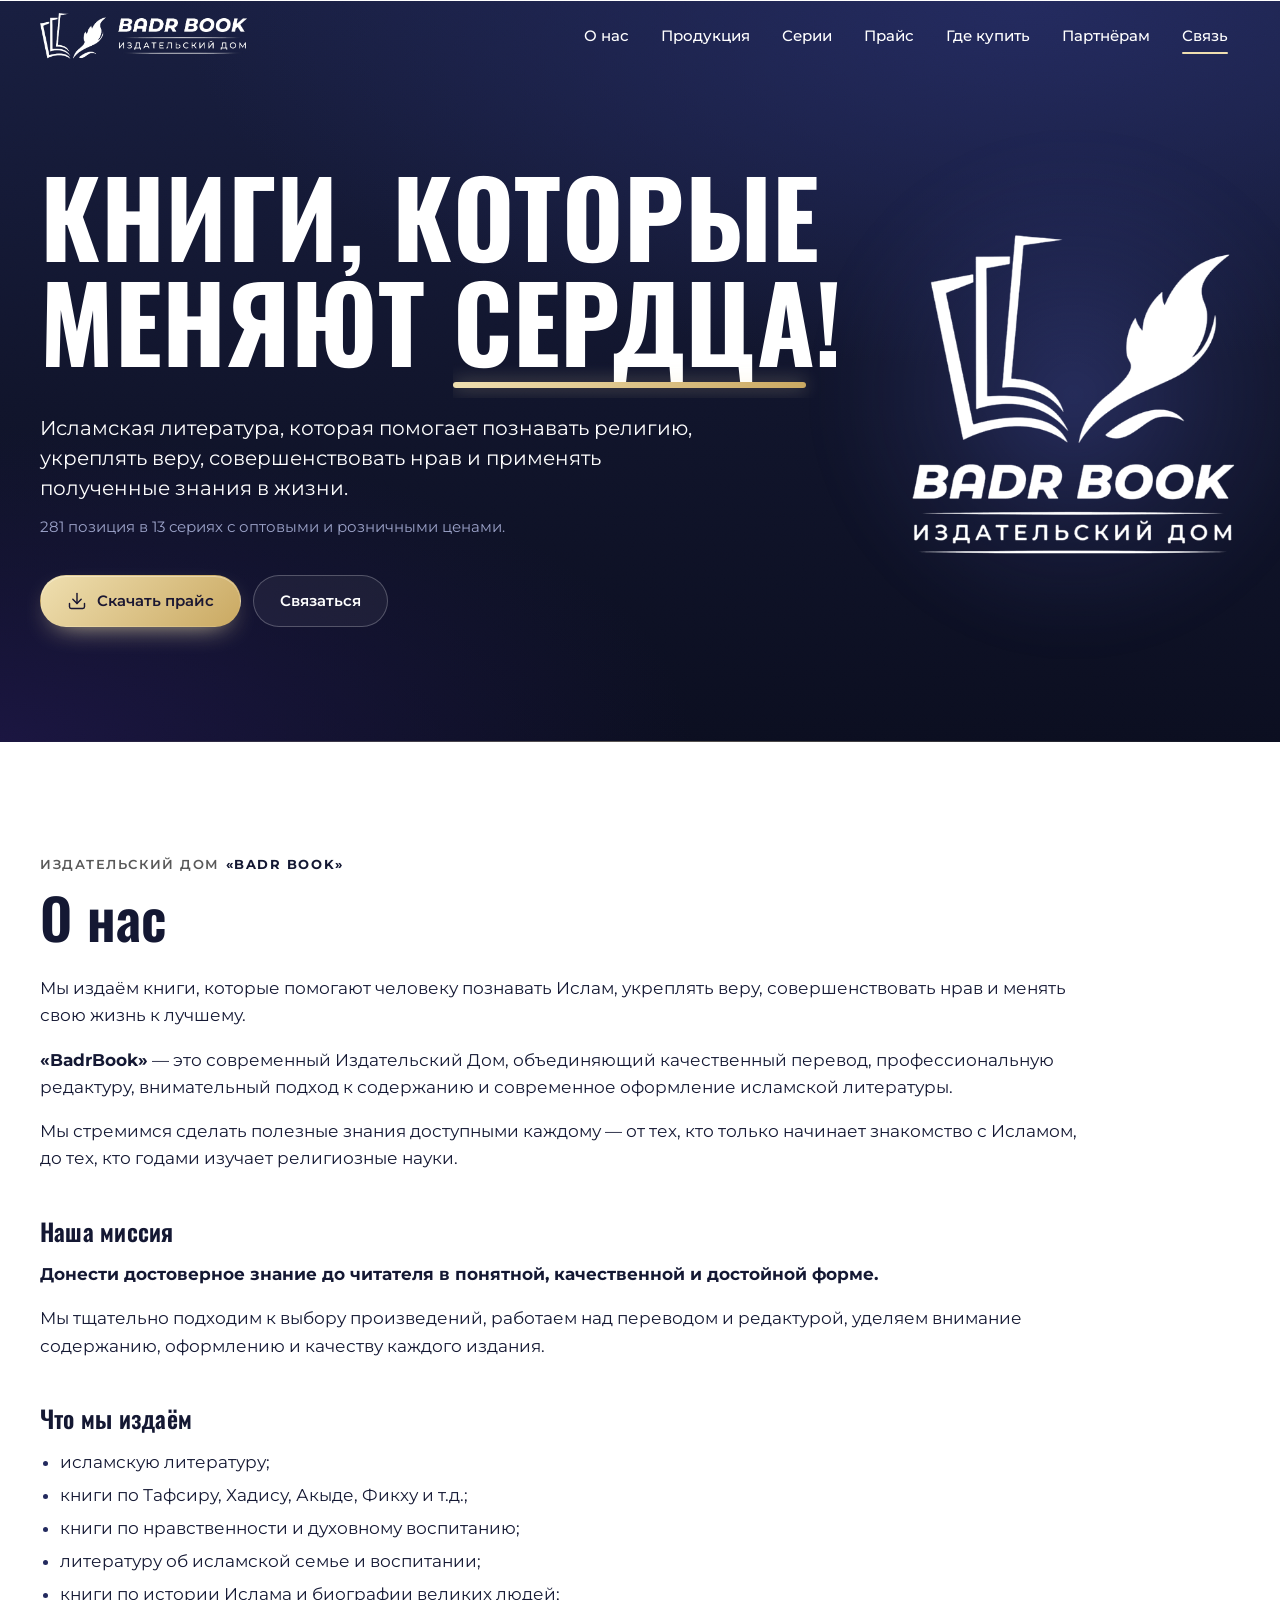
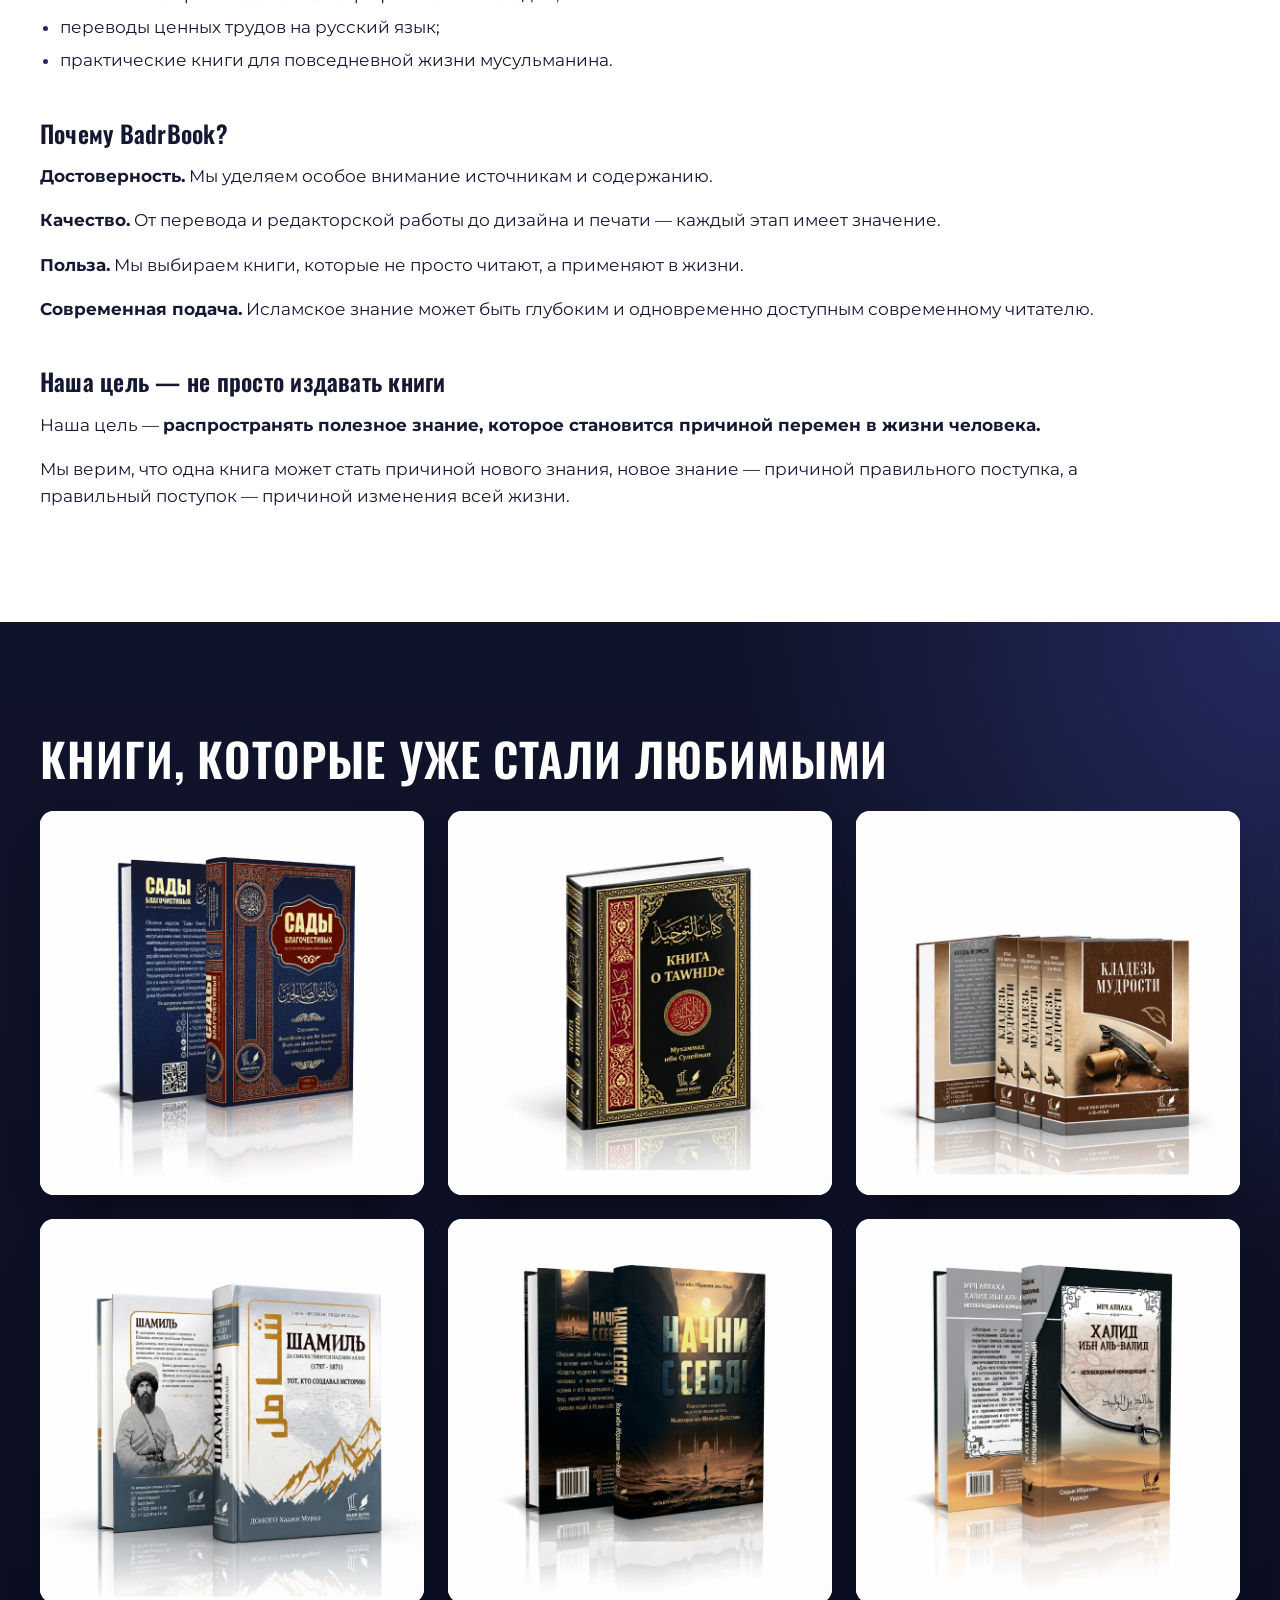
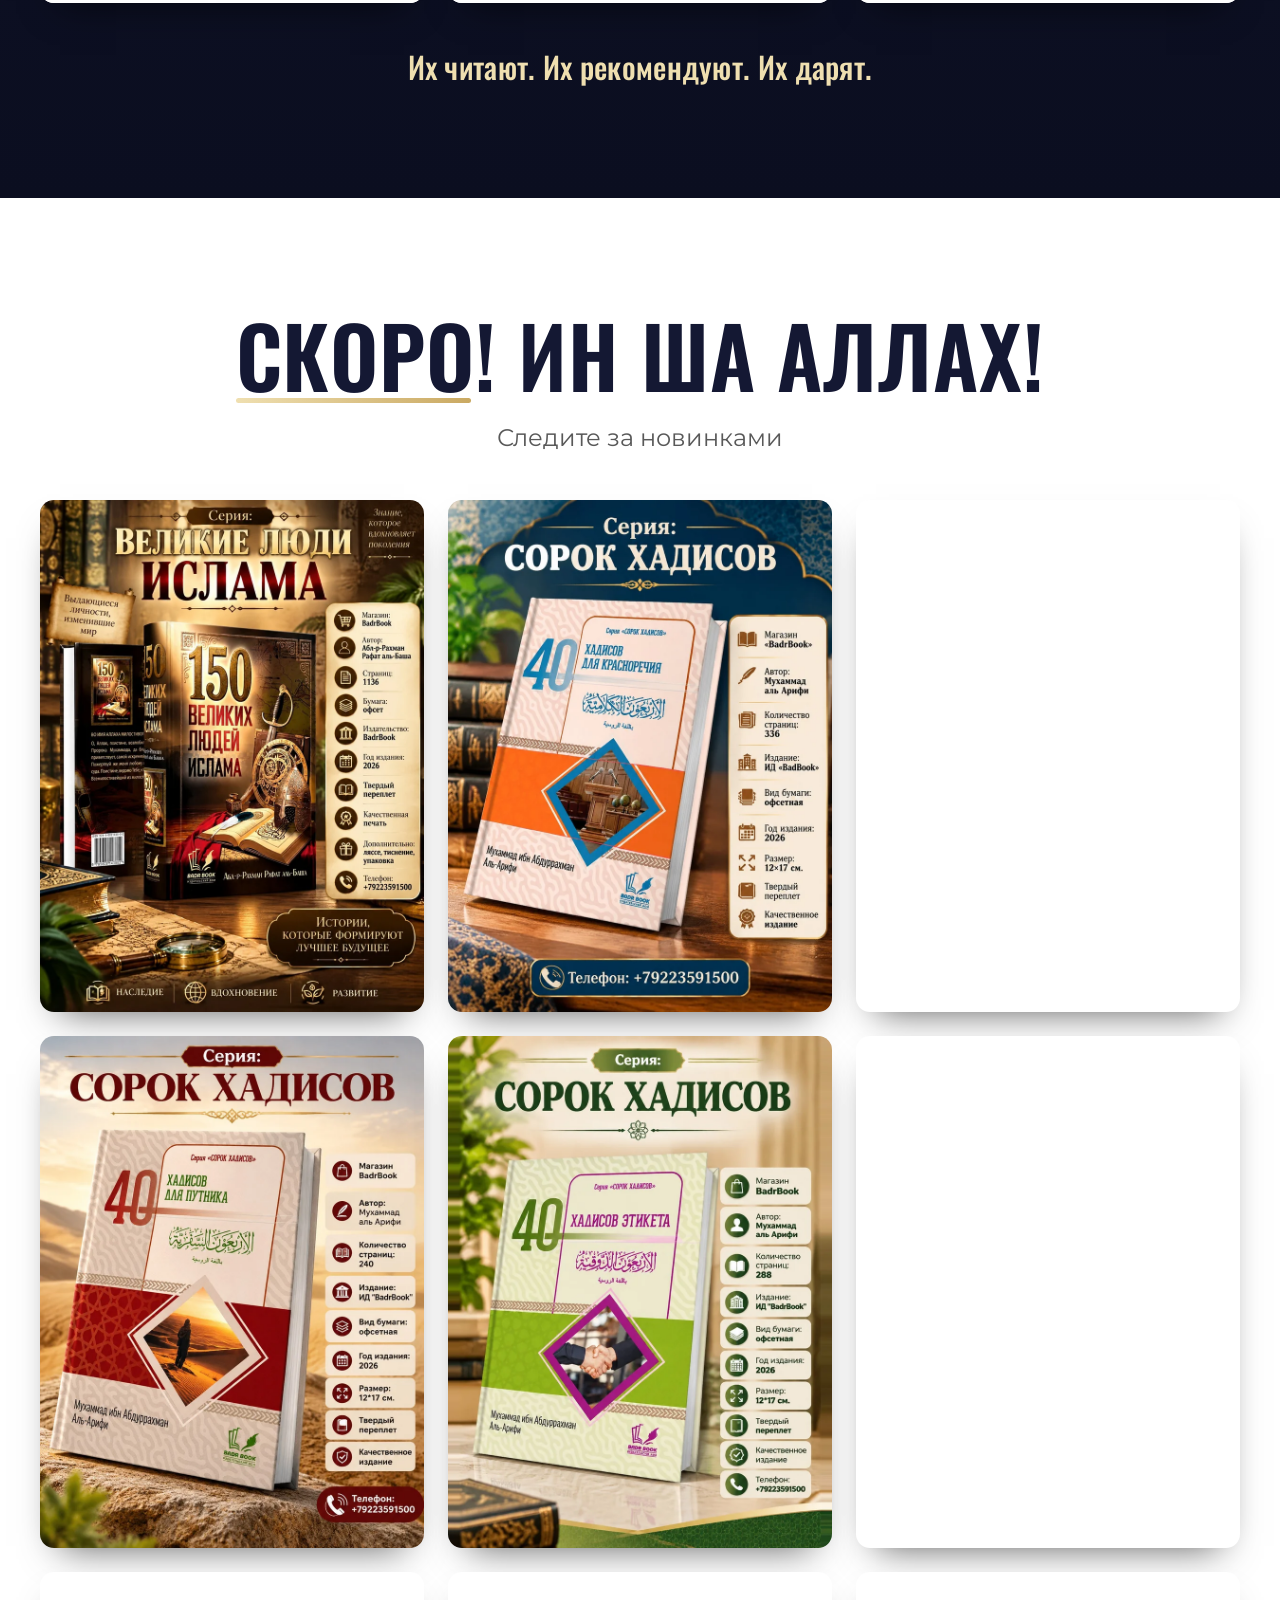
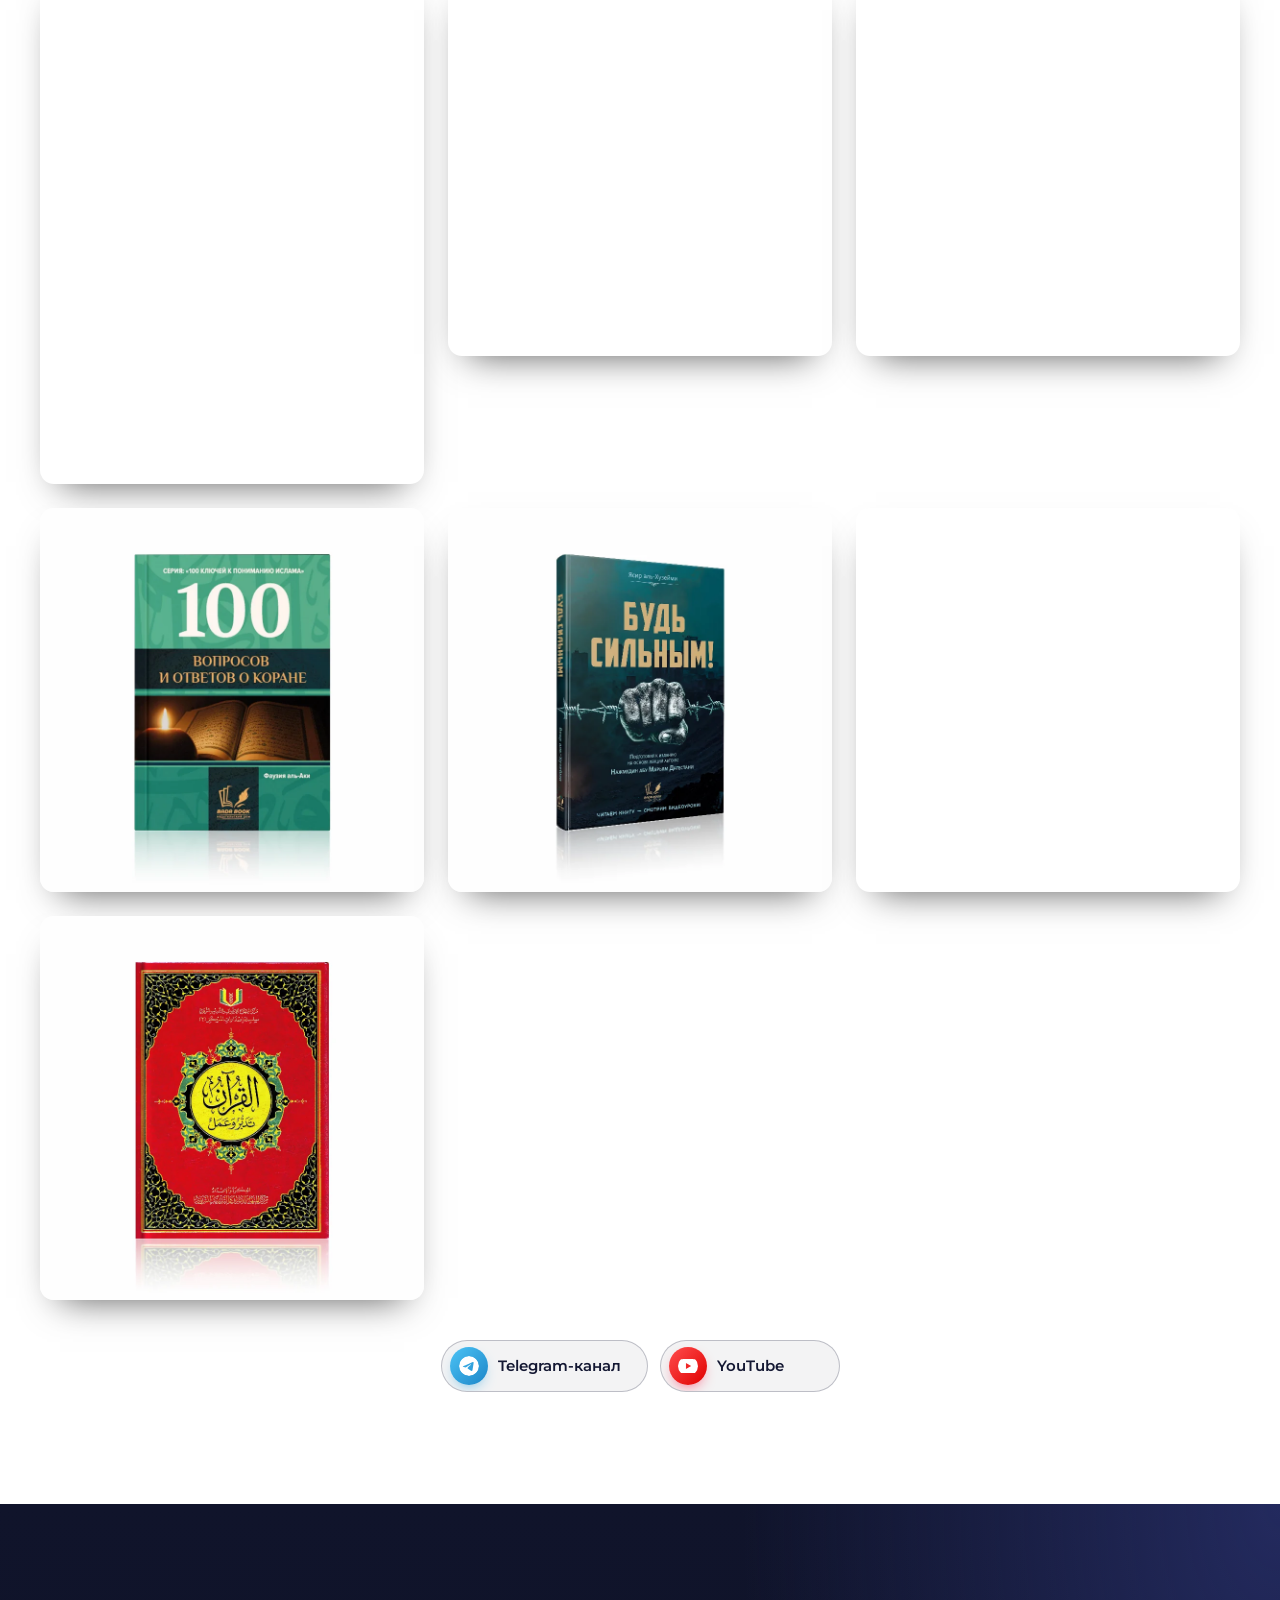
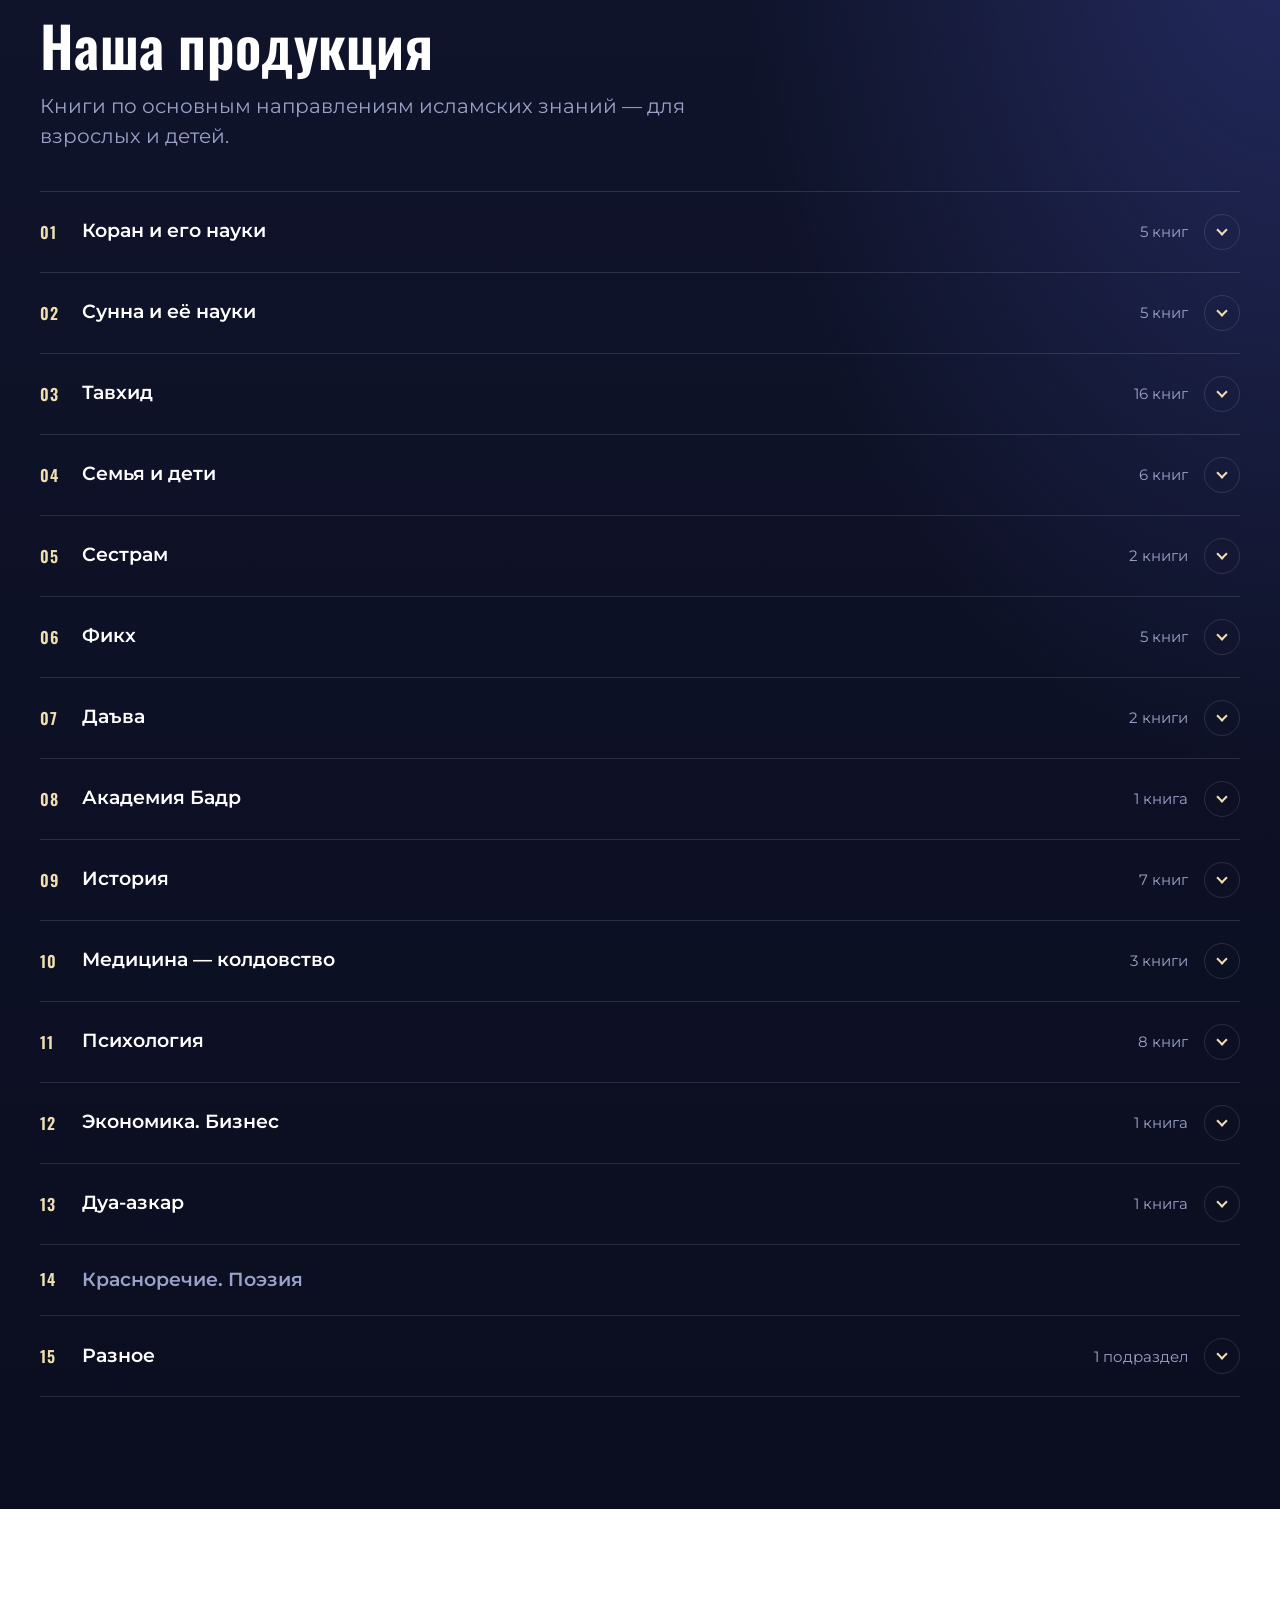
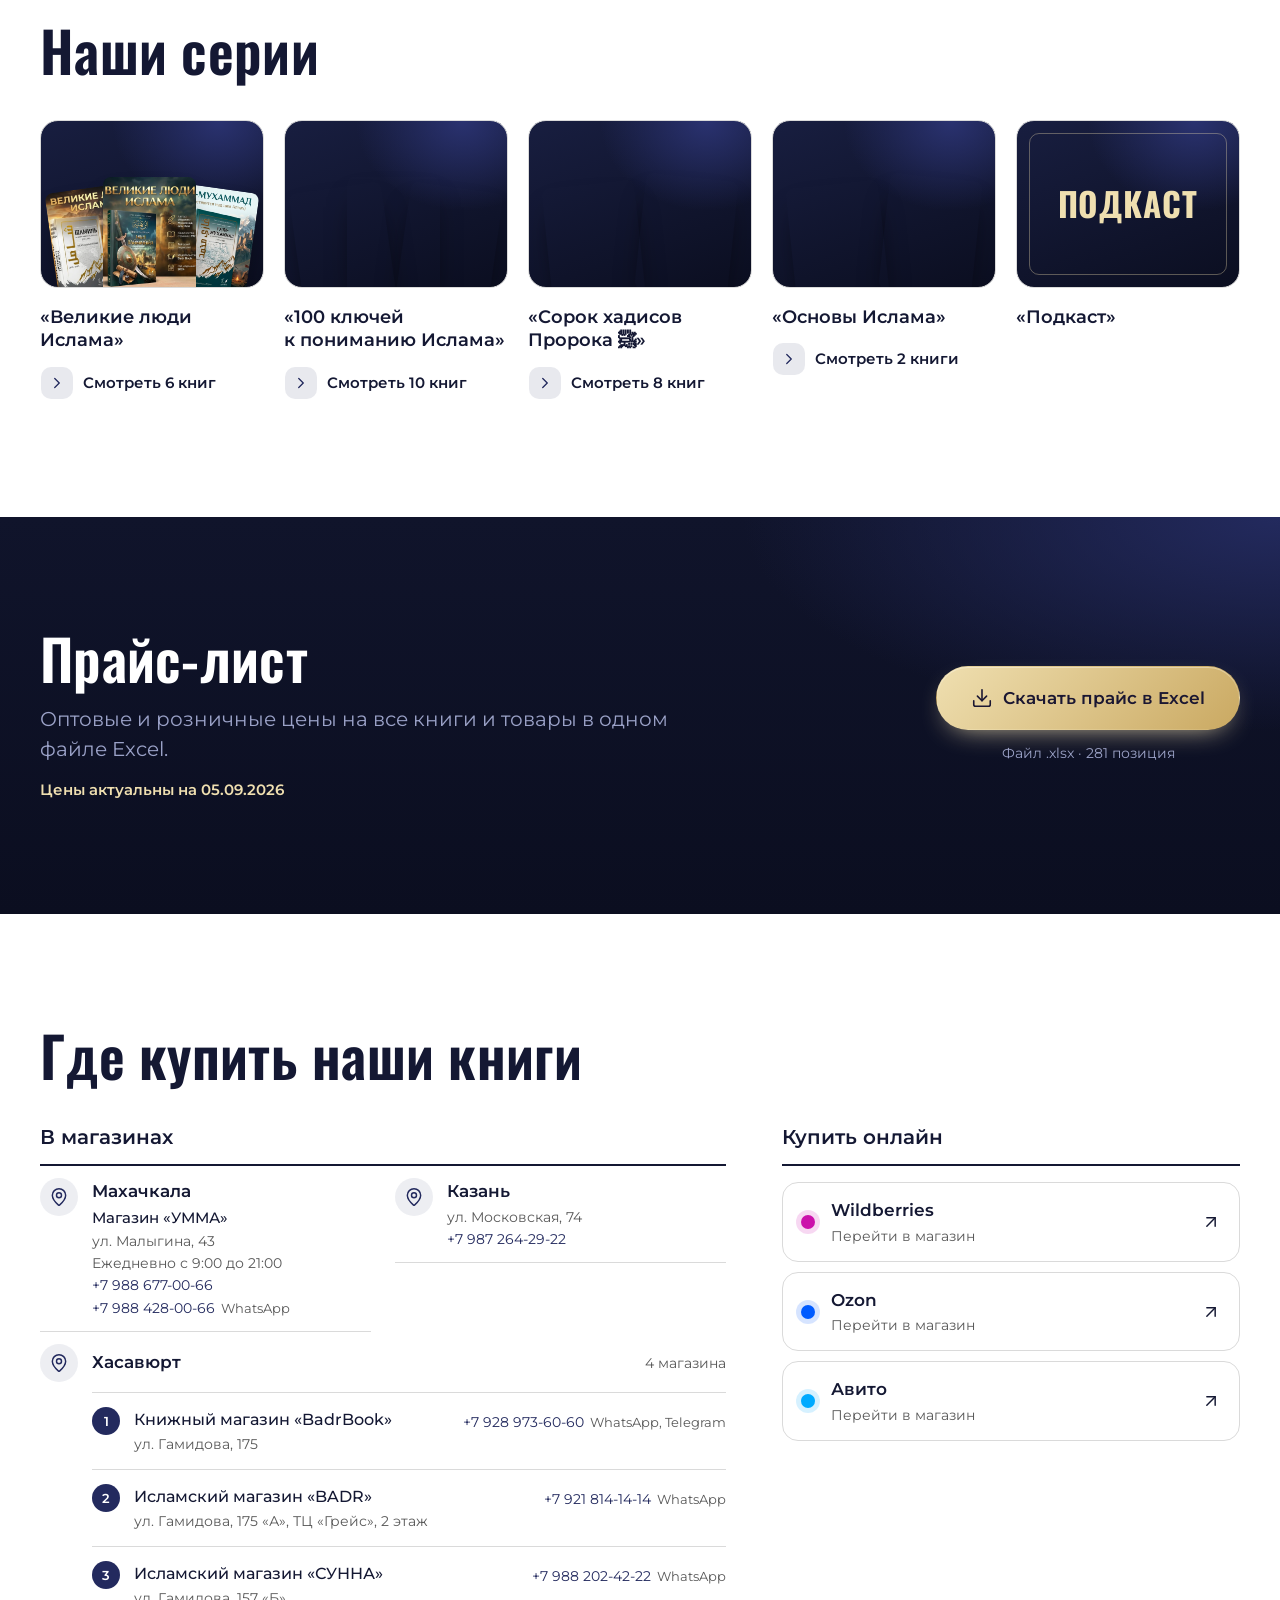
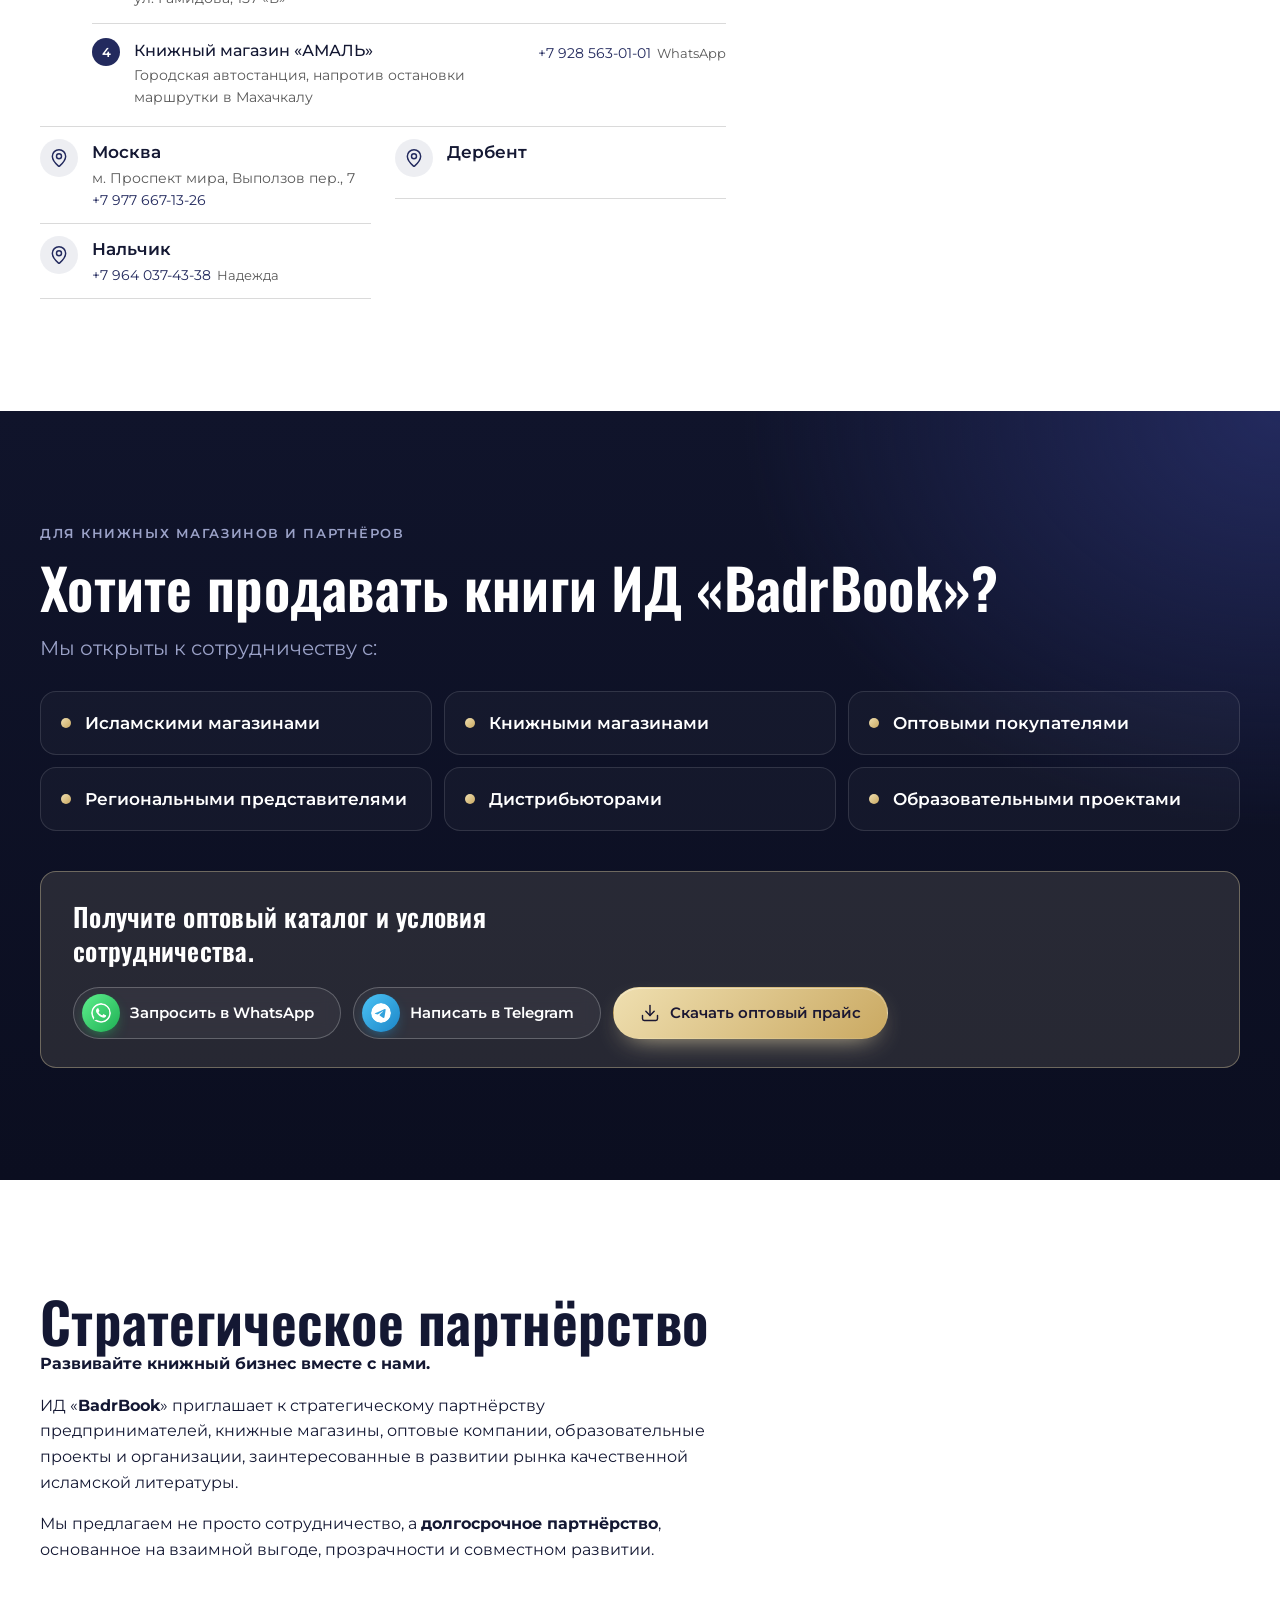
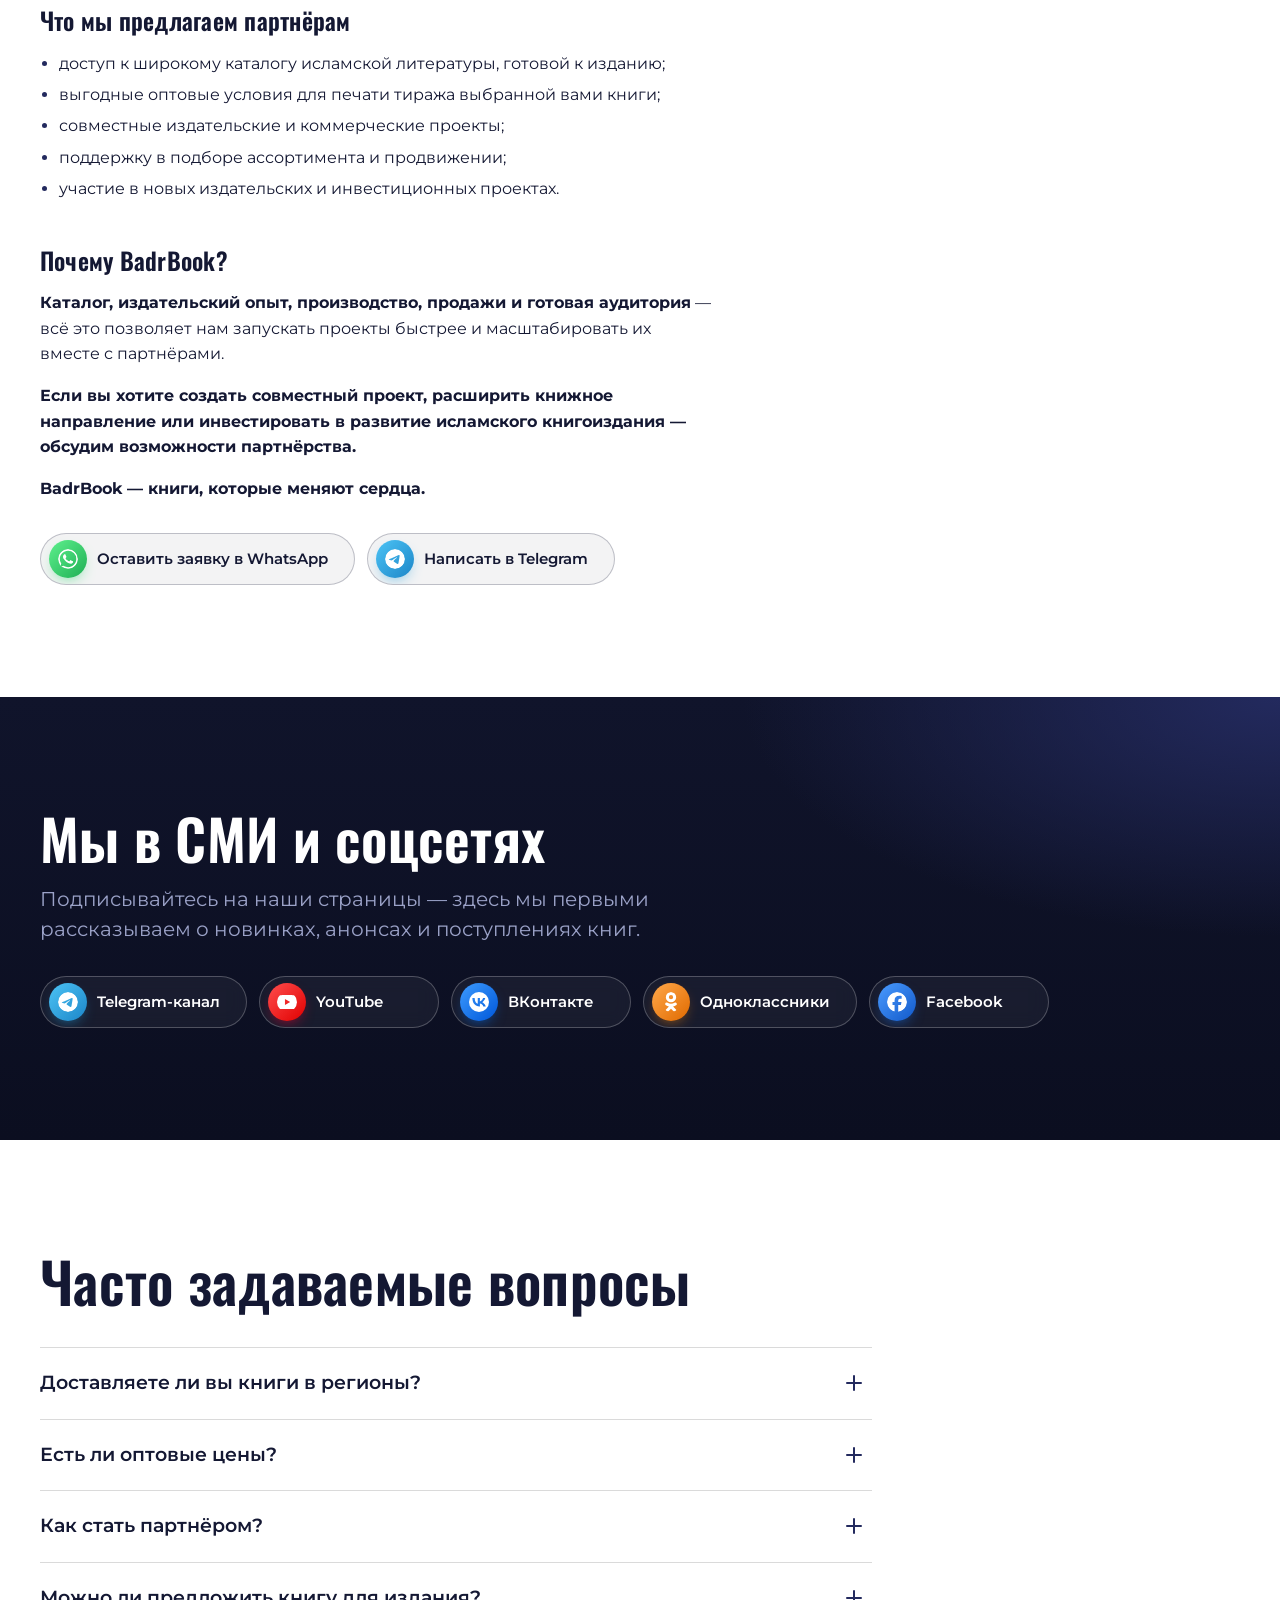
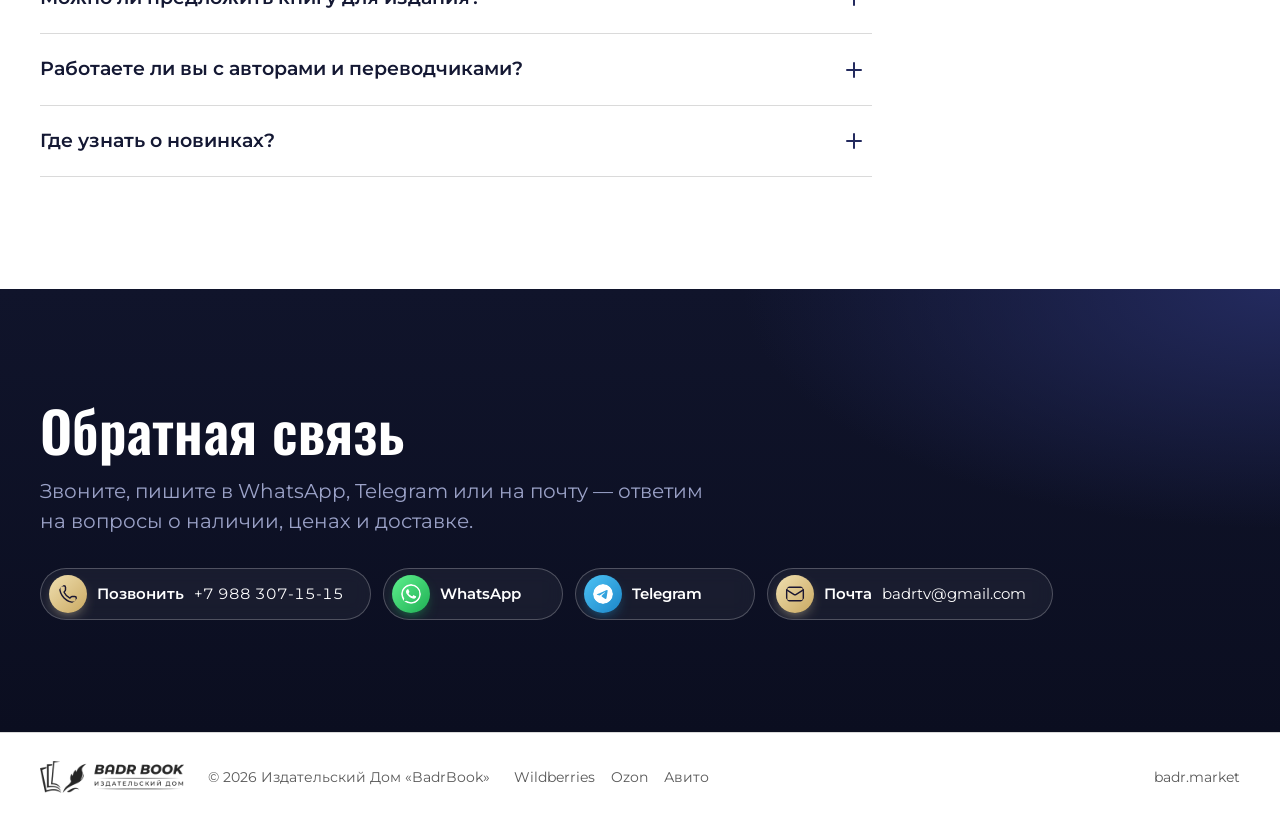
<file: site/index.html>
<!doctype html>
<html lang="ru">
<head>
  <meta charset="utf-8">
  <meta name="viewport" content="width=device-width, initial-scale=1, viewport-fit=cover">
  <title>Издательский Дом «BadrBook» — исламская литература, прайс опт и розница</title>
  <meta name="description" content="Издательский Дом «BadrBook»: исламская литература для взрослых и детей. Наши книги и серии, прайс в Excel, опт и розница, где купить в магазинах и онлайн.">
  <meta name="theme-color" content="#10142b">
  <link rel="canonical" href="https://badr.market/">

  <meta property="og:type" content="website">
  <meta property="og:url" content="https://badr.market/">
  <meta property="og:site_name" content="BadrBook">
  <meta property="og:title" content="Издательский Дом «BadrBook» — книги, которые меняют сердца">
  <meta property="og:description" content="Исламская литература для взрослых и детей: наши книги и серии, прайс в Excel, опт и розница.">
  <meta property="og:image" content="https://badr.market/assets/og-image.png">
  <meta property="og:image:width" content="1200">
  <meta property="og:image:height" content="630">
  <meta property="og:locale" content="ru_RU">
  <meta name="twitter:card" content="summary_large_image">

  <link rel="icon" type="image/png" sizes="32x32" href="assets/favicon-32.png">
  <link rel="apple-touch-icon" href="assets/apple-touch-icon.png">

  <link rel="preconnect" href="https://fonts.googleapis.com">
  <link rel="preconnect" href="https://fonts.gstatic.com" crossorigin>
  <link rel="stylesheet" href="https://fonts.googleapis.com/css2?family=Montserrat:wght@400;500;600;700&family=Oswald:wght@600;700&display=swap">
  <link rel="stylesheet" href="css/style.css?v=dev">
  <script>document.documentElement.classList.add("js")</script>

  <script type="application/ld+json">
  {
    "@context": "https://schema.org",
    "@type": "BookStore",
    "name": "BadrBook",
    "alternateName": ["Издательский Дом «BadrBook»", "Бадр Бук"],
    "telephone": "+79883071515",
    "email": "badrtv@gmail.com",
    "description": "Издательский дом: исламская литература для взрослых и детей, опт и розница.",
    "url": "https://badr.market/",
    "logo": "https://badr.market/assets/icon-512.png",
    "image": "https://badr.market/assets/og-image.png",
    "sameAs": [
      "https://www.wildberries.ru/seller/293356",
      "https://www.ozon.ru/seller/badr/knigi-16500/",
      "https://www.avito.ru/brands/i142712173",
      "https://www.youtube.com/@BADRTVRU"
    ]
  }
  </script>
</head>
<body>
<svg xmlns="http://www.w3.org/2000/svg" style="display:none">
<symbol id="i-arrow-up" viewBox="0 0 24 24" fill="none" stroke="currentColor" stroke-width="1.75" stroke-linecap="round" stroke-linejoin="round"><path d="m5 12 7-7 7 7"/><path d="M12 19V5"/></symbol>
<symbol id="i-chevron-left" viewBox="0 0 24 24" fill="none" stroke="currentColor" stroke-width="1.75" stroke-linecap="round" stroke-linejoin="round"><path d="m15 18-6-6 6-6"/></symbol>
<symbol id="i-chevron-right" viewBox="0 0 24 24" fill="none" stroke="currentColor" stroke-width="1.75" stroke-linecap="round" stroke-linejoin="round"><path d="m9 18 6-6-6-6"/></symbol>
<symbol id="i-map-pin" viewBox="0 0 24 24" fill="none" stroke="currentColor" stroke-width="1.75" stroke-linecap="round" stroke-linejoin="round"><path d="M20 10c0 4.993-5.539 10.193-7.399 11.799a1 1 0 0 1-1.202 0C9.539 20.193 4 14.993 4 10a8 8 0 0 1 16 0"/><circle cx="12" cy="10" r="3"/></symbol>
<symbol id="i-arrow-up-right" viewBox="0 0 24 24" fill="none" stroke="currentColor" stroke-width="1.75" stroke-linecap="round" stroke-linejoin="round"><path d="M7 7h10v10"/><path d="M7 17 17 7"/></symbol>
<symbol id="i-download" viewBox="0 0 24 24" fill="none" stroke="currentColor" stroke-width="1.75" stroke-linecap="round" stroke-linejoin="round"><path d="M12 15V3"/><path d="M21 15v4a2 2 0 0 1-2 2H5a2 2 0 0 1-2-2v-4"/><path d="m7 10 5 5 5-5"/></symbol>
<symbol id="i-phone" viewBox="0 0 24 24" fill="none" stroke="currentColor" stroke-width="1.75" stroke-linecap="round" stroke-linejoin="round"><path d="M13.832 16.568a1 1 0 0 0 1.213-.303l.355-.465A2 2 0 0 1 17 15h3a2 2 0 0 1 2 2v3a2 2 0 0 1-2 2A18 18 0 0 1 2 4a2 2 0 0 1 2-2h3a2 2 0 0 1 2 2v3a2 2 0 0 1-.8 1.6l-.468.351a1 1 0 0 0-.292 1.233 14 14 0 0 0 6.392 6.384"/></symbol>
<symbol id="i-mail" viewBox="0 0 24 24" fill="none" stroke="currentColor" stroke-width="1.75" stroke-linecap="round" stroke-linejoin="round"><path d="m22 7-8.991 5.727a2 2 0 0 1-2.009 0L2 7"/><rect x="2" y="4" width="20" height="16" rx="2"/></symbol>
<symbol id="i-instagram" viewBox="0 0 24 24" fill="currentColor"><path d="M7.0301.084c-1.2768.0602-2.1487.264-2.911.5634-.7888.3075-1.4575.72-2.1228 1.3877-.6652.6677-1.075 1.3368-1.3802 2.127-.2954.7638-.4956 1.6365-.552 2.914-.0564 1.2775-.0689 1.6882-.0626 4.947.0062 3.2586.0206 3.6671.0825 4.9473.061 1.2765.264 2.1482.5635 2.9107.308.7889.72 1.4573 1.388 2.1228.6679.6655 1.3365 1.0743 2.1285 1.38.7632.295 1.6361.4961 2.9134.552 1.2773.056 1.6884.069 4.9462.0627 3.2578-.0062 3.668-.0207 4.9478-.0814 1.28-.0607 2.147-.2652 2.9098-.5633.7889-.3086 1.4578-.72 2.1228-1.3881.665-.6682 1.0745-1.3378 1.3795-2.1284.2957-.7632.4966-1.636.552-2.9124.056-1.2809.0692-1.6898.063-4.948-.0063-3.2583-.021-3.6668-.0817-4.9465-.0607-1.2797-.264-2.1487-.5633-2.9117-.3084-.7889-.72-1.4568-1.3876-2.1228C21.2982 1.33 20.628.9208 19.8378.6165 19.074.321 18.2017.1197 16.9244.0645 15.6471.0093 15.236-.005 11.977.0014 8.718.0076 8.31.0215 7.0301.0839m.1402 21.6932c-1.17-.0509-1.8053-.2453-2.2287-.408-.5606-.216-.96-.4771-1.3819-.895-.422-.4178-.6811-.8186-.9-1.378-.1644-.4234-.3624-1.058-.4171-2.228-.0595-1.2645-.072-1.6442-.079-4.848-.007-3.2037.0053-3.583.0607-4.848.05-1.169.2456-1.805.408-2.2282.216-.5613.4762-.96.895-1.3816.4188-.4217.8184-.6814 1.3783-.9003.423-.1651 1.0575-.3614 2.227-.4171 1.2655-.06 1.6447-.072 4.848-.079 3.2033-.007 3.5835.005 4.8495.0608 1.169.0508 1.8053.2445 2.228.408.5608.216.96.4754 1.3816.895.4217.4194.6816.8176.9005 1.3787.1653.4217.3617 1.056.4169 2.2263.0602 1.2655.0739 1.645.0796 4.848.0058 3.203-.0055 3.5834-.061 4.848-.051 1.17-.245 1.8055-.408 2.2294-.216.5604-.4763.96-.8954 1.3814-.419.4215-.8181.6811-1.3783.9-.4224.1649-1.0577.3617-2.2262.4174-1.2656.0595-1.6448.072-4.8493.079-3.2045.007-3.5825-.006-4.848-.0608M16.953 5.5864A1.44 1.44 0 1 0 18.39 4.144a1.44 1.44 0 0 0-1.437 1.4424M5.8385 12.012c.0067 3.4032 2.7706 6.1557 6.173 6.1493 3.4026-.0065 6.157-2.7701 6.1506-6.1733-.0065-3.4032-2.771-6.1565-6.174-6.1498-3.403.0067-6.156 2.771-6.1496 6.1738M8 12.0077a4 4 0 1 1 4.008 3.9921A3.9996 3.9996 0 0 1 8 12.0077"/></symbol>
<symbol id="i-telegram" viewBox="0 0 24 24" fill="currentColor"><path d="M11.944 0A12 12 0 0 0 0 12a12 12 0 0 0 12 12 12 12 0 0 0 12-12A12 12 0 0 0 12 0a12 12 0 0 0-.056 0zm4.962 7.224c.1-.002.321.023.465.14a.506.506 0 0 1 .171.325c.016.093.036.306.02.472-.18 1.898-.962 6.502-1.36 8.627-.168.9-.499 1.201-.82 1.23-.696.065-1.225-.46-1.9-.902-1.056-.693-1.653-1.124-2.678-1.8-1.185-.78-.417-1.21.258-1.91.177-.184 3.247-2.977 3.307-3.23.007-.032.014-.15-.056-.212s-.174-.041-.249-.024c-.106.024-1.793 1.14-5.061 3.345-.48.33-.913.49-1.302.48-.428-.008-1.252-.241-1.865-.44-.752-.245-1.349-.374-1.297-.789.027-.216.325-.437.893-.663 3.498-1.524 5.83-2.529 6.998-3.014 3.332-1.386 4.025-1.627 4.476-1.635z"/></symbol>
<symbol id="i-whatsapp" viewBox="0 0 24 24" fill="currentColor"><path d="M17.472 14.382c-.297-.149-1.758-.867-2.03-.967-.273-.099-.471-.148-.67.15-.197.297-.767.966-.94 1.164-.173.199-.347.223-.644.075-.297-.15-1.255-.463-2.39-1.475-.883-.788-1.48-1.761-1.653-2.059-.173-.297-.018-.458.13-.606.134-.133.298-.347.446-.52.149-.174.198-.298.298-.497.099-.198.05-.371-.025-.52-.075-.149-.669-1.612-.916-2.207-.242-.579-.487-.5-.669-.51-.173-.008-.371-.01-.57-.01-.198 0-.52.074-.792.372-.272.297-1.04 1.016-1.04 2.479 0 1.462 1.065 2.875 1.213 3.074.149.198 2.096 3.2 5.077 4.487.709.306 1.262.489 1.694.625.712.227 1.36.195 1.871.118.571-.085 1.758-.719 2.006-1.413.248-.694.248-1.289.173-1.413-.074-.124-.272-.198-.57-.347m-5.421 7.403h-.004a9.87 9.87 0 01-5.031-1.378l-.361-.214-3.741.982.998-3.648-.235-.374a9.86 9.86 0 01-1.51-5.26c.001-5.45 4.436-9.884 9.888-9.884 2.64 0 5.122 1.03 6.988 2.898a9.825 9.825 0 012.893 6.994c-.003 5.45-4.437 9.884-9.885 9.884m8.413-18.297A11.815 11.815 0 0012.05 0C5.495 0 .16 5.335.157 11.892c0 2.096.547 4.142 1.588 5.945L.057 24l6.305-1.654a11.882 11.882 0 005.683 1.448h.005c6.554 0 11.89-5.335 11.893-11.893a11.821 11.821 0 00-3.48-8.413Z"/></symbol>
<symbol id="i-youtube" viewBox="0 0 24 24" fill="currentColor"><path d="M23.498 6.186a3.016 3.016 0 0 0-2.122-2.136C19.505 3.545 12 3.545 12 3.545s-7.505 0-9.377.505A3.017 3.017 0 0 0 .502 6.186C0 8.07 0 12 0 12s0 3.93.502 5.814a3.016 3.016 0 0 0 2.122 2.136c1.871.505 9.376.505 9.376.505s7.505 0 9.377-.505a3.015 3.015 0 0 0 2.122-2.136C24 15.93 24 12 24 12s0-3.93-.502-5.814zM9.545 15.568V8.432L15.818 12l-6.273 3.568z"/></symbol>
<symbol id="i-vk" viewBox="0 0 24 24" fill="currentColor"><path d="m9.489.004.729-.003h3.564l.73.003.914.01.433.007.418.011.403.014.388.016.374.021.36.025.345.03.333.033c1.74.196 2.933.616 3.833 1.516.9.9 1.32 2.092 1.516 3.833l.034.333.029.346.025.36.02.373.025.588.012.41.013.644.009.915.004.98-.001 3.313-.003.73-.01.914-.007.433-.011.418-.014.403-.016.388-.021.374-.025.36-.03.345-.033.333c-.196 1.74-.616 2.933-1.516 3.833-.9.9-2.092 1.32-3.833 1.516l-.333.034-.346.029-.36.025-.373.02-.588.025-.41.012-.644.013-.915.009-.98.004-3.313-.001-.73-.003-.914-.01-.433-.007-.418-.011-.403-.014-.388-.016-.374-.021-.36-.025-.345-.03-.333-.033c-1.74-.196-2.933-.616-3.833-1.516-.9-.9-1.32-2.092-1.516-3.833l-.034-.333-.029-.346-.025-.36-.02-.373-.025-.588-.012-.41-.013-.644-.009-.915-.004-.98.001-3.313.003-.73.01-.914.007-.433.011-.418.014-.403.016-.388.021-.374.025-.36.03-.345.033-.333c.196-1.74.616-2.933 1.516-3.833.9-.9 2.092-1.32 3.833-1.516l.333-.034.346-.029.36-.025.373-.02.588-.025.41-.012.644-.013.915-.009ZM6.79 7.3H4.05c.13 6.24 3.25 9.99 8.72 9.99h.31v-3.57c2.01.2 3.53 1.67 4.14 3.57h2.84c-.78-2.84-2.83-4.41-4.11-5.01 1.28-.74 3.08-2.54 3.51-4.98h-2.58c-.56 1.98-2.22 3.78-3.8 3.95V7.3H10.5v6.92c-1.6-.4-3.62-2.34-3.71-6.92Z"/></symbol>
<symbol id="i-ok" viewBox="0 0 24 24" fill="currentColor"><path d="M12 0a6.2 6.2 0 0 0-6.194 6.195 6.2 6.2 0 0 0 6.195 6.192 6.2 6.2 0 0 0 6.193-6.192A6.2 6.2 0 0 0 12.001 0zm0 3.63a2.567 2.567 0 0 1 2.565 2.565 2.568 2.568 0 0 1-2.564 2.564 2.568 2.568 0 0 1-2.565-2.564 2.567 2.567 0 0 1 2.565-2.564zM6.807 12.6a1.814 1.814 0 0 0-.91 3.35 11.611 11.611 0 0 0 3.597 1.49l-3.462 3.463a1.815 1.815 0 0 0 2.567 2.566L12 20.066l3.405 3.403a1.813 1.813 0 0 0 2.564 0c.71-.709.71-1.858 0-2.566l-3.462-3.462a11.593 11.593 0 0 0 3.596-1.49 1.814 1.814 0 1 0-1.932-3.073 7.867 7.867 0 0 1-8.34 0c-.318-.2-.674-.29-1.024-.278z"/></symbol>
<symbol id="i-facebook" viewBox="0 0 24 24" fill="currentColor"><path d="M9.101 23.691v-7.98H6.627v-3.667h2.474v-1.58c0-4.085 1.848-5.978 5.858-5.978.401 0 .955.042 1.468.103a8.68 8.68 0 0 1 1.141.195v3.325a8.623 8.623 0 0 0-.653-.036 26.805 26.805 0 0 0-.733-.009c-.707 0-1.259.096-1.675.309a1.686 1.686 0 0 0-.679.622c-.258.42-.374.995-.374 1.752v1.297h3.919l-.386 2.103-.287 1.564h-3.246v8.245C19.396 23.238 24 18.179 24 12.044c0-6.627-5.373-12-12-12s-12 5.373-12 12c0 5.628 3.874 10.35 9.101 11.647Z"/></symbol>
<symbol id="i-x" viewBox="0 0 24 24" fill="none" stroke="currentColor" stroke-width="1.75" stroke-linecap="round" stroke-linejoin="round"><path d="M18 6 6 18"/><path d="m6 6 12 12"/></symbol>
</svg>

<a class="skip" href="#price">Перейти к прайсу</a>

<header class="topbar dark" id="top">
  <div class="wrap topbar-inner">
    <a class="brand" href="#top" aria-label="Издательский Дом «BadrBook» — в начало страницы">
      <img src="assets/logo-header.png" alt="" width="180" height="40">
    </a>
    <button type="button" class="menu-btn" id="menu-btn" aria-label="Меню" aria-expanded="false" aria-controls="nav">
      <span></span><span></span><span></span>
    </button>
    <nav class="nav" id="nav" aria-label="Разделы">
      <a href="#about">О нас</a>
      <a class="nav-m" href="#favorites">Любимые книги</a>
      <a class="nav-m" href="#soon">Новинки</a>
      <a href="#products">Продукция</a>
      <a href="#our-series">Серии</a>
      <a href="#price">Прайс</a>
      <a href="#buy">Где купить</a>
      <a href="#partners">Партнёрам</a>
      <a class="nav-m" href="#strategic">Стратегическое партнёрство</a>
      <a class="nav-m" href="#media">Мы в соцсетях</a>
      <a class="nav-m" href="#faq">Вопросы</a>
      <a href="#contacts">Связь</a>
    </nav>
  </div>
</header>

<section class="hero dark">
  <div class="wrap hero-body">
    <div class="hero-text">
      <h1 class="h1-anim" aria-label="Книги, которые меняют сердца!"><span class="w" aria-hidden="true"><span>Книги,</span></span> <span class="w" aria-hidden="true"><span>которые</span></span> <span class="w" aria-hidden="true"><span>меняют</span></span> <span class="w" aria-hidden="true"><span class="accent">сердца!</span></span></h1>
      <p class="lead">Исламская литература, которая помогает познавать религию, укреплять веру, совершенствовать нрав и&nbsp;применять полученные знания в&nbsp;жизни.</p>
      <p class="hero-stat" id="hero-stat">281 позиция в&nbsp;13 сериях с&nbsp;оптовыми и&nbsp;розничными ценами.</p>
      <div class="actions">
        <a class="btn btn-primary" href="data/badr-price.xlsx" download="Прайс BadrBook.xlsx"><svg class="i" aria-hidden="true"><use href="#i-download"/></svg>Скачать прайс</a>
        <a class="btn btn-secondary" href="#contacts">Связаться</a>
      </div>
    </div>
    <div class="hero-art">
      <img class="hero-logo" src="assets/logo.png" alt="Издательский Дом «BadrBook»" width="490" height="484">
    </div>
  </div>
</section>

<main>
  <section class="sec light about" id="about" aria-labelledby="about-title">
    <div class="wrap">
      <p class="eyebrow" data-reveal>Издательский Дом <strong>«Badr Book»</strong></p>
      <h2 id="about-title" data-reveal>О&nbsp;нас</h2>
      <div class="prose about-text" id="about-text" data-reveal hidden></div>

      <!-- Books of the series: shown in the viewer by the «Смотреть книги» buttons in «Наши серии» -->
      <template id="series-books">
        <img data-series="great" src="assets/series/shamil.webp" alt="Великие люди Ислама: Шамиль" width="800" height="800">
        <img data-series="great" src="assets/series/ibn-taymiyya.webp" alt="Великие люди Ислама: Ибн Таймийа" width="800" height="800">
        <img data-series="great" src="assets/series/halid-ibn-al-valid.webp" alt="Великие люди Ислама: Меч Аллаха. Халид ибн аль-Валид" width="800" height="800">
        <img data-series="great" src="assets/series/aysha.webp" alt="Великие люди Ислама: Айша, Мать верующих" width="800" height="800">
        <img data-series="great" src="assets/series/gazi-muhammad.webp" alt="Великие люди Ислама: Гази-Мухаммад" width="700" height="900">
        <img data-series="great" src="assets/series/150-velikih-lyudey-islama.webp" alt="150 великих людей Ислама" width="810" height="1080">
        <img data-series="keys" src="assets/series/100-dua-iz-korana-i-sunny.webp" alt="100 дуа из Корана и Сунны" width="720" height="894">
        <img data-series="keys" src="assets/series/100-resheniy-supruzheskih-problem.webp" alt="100 решений супружеских проблем" width="720" height="894">
        <img data-series="keys" src="assets/series/100-mudrostey-i-izrecheniy.webp" alt="100 мудростей и изречений" width="720" height="894">
        <img data-series="keys" src="assets/series/100-sovetov-po-vospitaniyu-detey.webp" alt="100 советов по воспитанию детей" width="720" height="894">
        <img data-series="keys" src="assets/series/100-shagov-k-edinstvu-ummy.webp" alt="100 шагов, ведущих к единству уммы" width="720" height="894">
        <img data-series="keys" src="assets/series/100-putey-v-ray.webp" alt="100 путей, ведущих в рай" width="720" height="894">
        <img data-series="keys" src="assets/series/100-voprosov-po-edinobozhiyu.webp" alt="100 вопросов и ответов по единобожию" width="720" height="894">
        <img data-series="keys" src="assets/series/100-voprosov-kasayushchihsya-zhenshchin.webp" alt="100 вопросов, касающихся женщин" width="720" height="894">
        <img data-series="keys" src="assets/series/100-hadisov-pro-eto.webp" alt="100 хадисов про это…" width="720" height="894">
        <img data-series="keys" src="assets/series/100-motivaciy-dlya-uspeha.webp" alt="100 мотиваций для успеха" width="700" height="900">
        <img data-series="hadith40" src="assets/series/40-hadisov-kasayushchihsya-mecheti.webp" alt="40 хадисов, касающихся мечети" width="720" height="960">
        <img data-series="hadith40" src="assets/series/40-hadisov-dlya-krasnorechiya.webp" alt="40 хадисов для красноречия" width="810" height="1080">
        <img data-series="hadith40" src="assets/series/40-hadisov-dlya-prizyvayushchih.webp" alt="40 хадисов для призывающих" width="810" height="1080">
        <img data-series="hadith40" src="assets/series/40-hadisov-dlya-putnika.webp" alt="40 хадисов для путника" width="810" height="1080">
        <img data-series="hadith40" src="assets/series/40-hadisov-etiketa.webp" alt="40 хадисов этикета" width="810" height="1080">
        <img data-series="hadith40" src="assets/series/40-hadisov-o-sne.webp" alt="40 хадисов о сне" width="810" height="1080">
        <img data-series="hadith40" src="assets/series/40-hadisov-an-navavi-ibn-dakik.webp" alt="40 хадисов ан-Навави с комментариями Ибн Дакик" width="810" height="1080">
        <img data-series="hadith40" src="assets/books/40-hadisov-iz-dvuh-slov.webp" alt="40 хадисов из двух слов" width="800" height="800">
        <img data-series="basics" src="assets/series/sady-blagochestivyh.webp" alt="Сады благочестивых" width="720" height="894">
        <img data-series="basics" src="assets/series/fetvy-po-stolpam-islama.webp" alt="Фетвы по столпам Ислама" width="700" height="900">
      </template>
    </div>
  </section>

  <section class="sec dark books" id="favorites" aria-labelledby="books-title">
    <div class="wrap">
      <h2 class="books-title" id="books-title" data-reveal>Книги, которые уже стали любимыми</h2>
      <ul class="books-grid" id="books-grid" aria-labelledby="books-title" data-reveal>
        <li><button type="button" class="book"><img src="assets/favorites/sady-blagochestivyh.webp" alt="Сады благочестивых" width="800" height="800" loading="lazy" decoding="async"></button></li>
        <li><button type="button" class="book"><img src="assets/favorites/kniga-o-tawhide.webp" alt="Книга о Таухиде" width="800" height="800" loading="lazy" decoding="async"></button></li>
        <li><button type="button" class="book"><img src="assets/favorites/kladez-mudrosti.webp" alt="Кладезь мудрости" width="800" height="800" loading="lazy" decoding="async"></button></li>
        <li><button type="button" class="book"><img src="assets/favorites/shamil.webp" alt="Великие люди Ислама: Шамиль" width="800" height="800" loading="lazy" decoding="async"></button></li>
        <li><button type="button" class="book"><img src="assets/favorites/nachni-s-sebya.webp" alt="Начни с себя!" width="800" height="800" loading="lazy" decoding="async"></button></li>
        <li><button type="button" class="book"><img src="assets/favorites/halid-ibn-al-valid.webp" alt="Меч Аллаха. Халид ибн аль-Валид" width="800" height="800" loading="lazy" decoding="async"></button></li>
      </ul>
      <p class="books-motto" data-reveal>Их читают. Их рекомендуют. Их&nbsp;дарят.</p>
    </div>
  </section>

  <section class="sec light soon" id="soon" aria-labelledby="soon-title">
    <div class="wrap">
      <h2 class="soon-title" id="soon-title" data-reveal><span class="soon-mark">Скоро!</span> Ин&nbsp;ша Аллах!</h2>
      <p class="lead" data-reveal>Следите за&nbsp;новинками</p>
      <ul class="books-grid soon-grid" aria-label="Скоро выйдут" data-reveal>
        <li><button type="button" class="book is-poster"><img src="assets/series/150-velikih-lyudey-islama.webp" alt="150 великих людей Ислама" width="810" height="1080" loading="lazy" decoding="async"></button></li>
        <li><button type="button" class="book is-poster"><img src="assets/series/40-hadisov-dlya-krasnorechiya.webp" alt="40 хадисов для красноречия" width="810" height="1080" loading="lazy" decoding="async"></button></li>
        <li><button type="button" class="book is-poster"><img src="assets/series/40-hadisov-dlya-prizyvayushchih.webp" alt="40 хадисов для призывающих" width="810" height="1080" loading="lazy" decoding="async"></button></li>
        <li><button type="button" class="book is-poster"><img src="assets/series/40-hadisov-dlya-putnika.webp" alt="40 хадисов для путника" width="810" height="1080" loading="lazy" decoding="async"></button></li>
        <li><button type="button" class="book is-poster"><img src="assets/series/40-hadisov-etiketa.webp" alt="40 хадисов этикета" width="810" height="1080" loading="lazy" decoding="async"></button></li>
        <li><button type="button" class="book is-poster"><img src="assets/series/40-hadisov-o-sne.webp" alt="40 хадисов о сне" width="810" height="1080" loading="lazy" decoding="async"></button></li>
        <li><button type="button" class="book is-poster"><img src="assets/series/40-hadisov-an-navavi-ibn-dakik.webp" alt="40 хадисов ан-Навави с комментариями Ибн Дакик" width="810" height="1080" loading="lazy" decoding="async"></button></li>
        <li><button type="button" class="book"><img src="assets/soon/100-sovetov-dlya-semi.webp" alt="100 советов для семьи" width="800" height="800" loading="lazy" decoding="async"></button></li>
        <li><button type="button" class="book"><img src="assets/soon/100-putey-k-lyubvi-allaha.webp" alt="100 путей к любви Аллаха и Его Пророка ﷺ" width="800" height="800" loading="lazy" decoding="async"></button></li>
        <li><button type="button" class="book"><img src="assets/soon/100-voprosov-i-otvetov-o-korane.webp" alt="100 вопросов и ответов о Коране" width="800" height="800" loading="lazy" decoding="async"></button></li>
        <li><button type="button" class="book"><img src="assets/soon/bud-silnym.webp" alt="Будь сильным!" width="800" height="800" loading="lazy" decoding="async"></button></li>
        <li><button type="button" class="book"><img src="assets/soon/kladez-mudryh-rasskazov.webp" alt="Кладезь мудрых рассказов" width="800" height="800" loading="lazy" decoding="async"></button></li>
        <li><button type="button" class="book"><img src="assets/soon/koran-tadabbur-i-dejstvie.webp" alt="Коран: размышление и действие (القرآن تدبر وعمل)" width="800" height="800" loading="lazy" decoding="async"></button></li>
      </ul>
      <div class="contact-row" id="contact-social" data-reveal hidden>
        <a class="btn btn-secondary btn-contact btn-tg" data-contact="telegramChannel" target="_blank" rel="noopener" hidden>
          <svg class="i" aria-hidden="true"><use href="#i-telegram"/></svg><span>Telegram-канал</span>
        </a>
        <a class="btn btn-secondary btn-contact btn-ig" data-contact="instagram" target="_blank" rel="noopener" hidden>
          <svg class="i" aria-hidden="true"><use href="#i-instagram"/></svg><span>Instagram</span>
        </a>
        <a class="btn btn-secondary btn-contact btn-yt" data-contact="youtube" target="_blank" rel="noopener" hidden>
          <svg class="i" aria-hidden="true"><use href="#i-youtube"/></svg><span>YouTube</span>
        </a>
      </div>
    </div>
  </section>

  <section class="sec dark products" id="products" aria-labelledby="products-title">
    <div class="wrap">
      <h2 id="products-title" data-reveal>Наша продукция</h2>
      <p class="lead" data-reveal>Книги по&nbsp;основным направлениям исламских знаний&nbsp;— для взрослых и&nbsp;детей.</p>
      <ol class="cats" data-reveal>
        <li data-category="quran">Коран и его науки</li>
        <li data-category="sunna">Сунна и её науки</li>
        <li data-category="tawhid">Тавхид</li>
        <li data-category="family">Семья и дети</li>
        <li data-category="sisters">Сестрам</li>
        <li data-category="fiqh">Фикх</li>
        <li data-category="dawah">Даъва</li>
        <li data-category="academy">Академия Бадр</li>
        <li data-category="history">История</li>
        <li data-category="medicine">Медицина — колдовство</li>
        <li data-category="psychology">Психология</li>
        <li data-category="economics">Экономика. Бизнес</li>
        <li data-category="dua">Дуа-азкар</li>
        <li data-category="poetry">Красноречие. Поэзия</li>
        <li data-category="misc">Разное</li>
      </ol>

      <!-- Books of the sections: each section above opens like the FAQ and shows its books in a grid.
           Add: <img data-category="quran" src="assets/categories/quran-1.webp" alt="Название книги" width="720" height="894">
           A subsection: data-sub="Название подраздела", e.g. <img data-category="misc" data-sub="Открытки" …> -->
      <template id="category-books">
        <img data-category="quran" src="assets/categories/tolkovanie-posledney-treti-korana.webp" alt="Толкование последних трёх частей Священного Корана" width="720" height="926">
        <img data-category="quran" src="assets/categories/svyashchennyy-koran-saadi-3-toma.webp" alt="Священный Коран: смысловой перевод с комментариями ас-Саади (3 тома)" width="720" height="960">
        <img data-category="quran" src="assets/categories/svyashchennyy-koran-25-27-tverdyy.webp" alt="Священный Коран: смысловой перевод 25–27-й частей с комментариями ас-Саади (твёрдый переплёт)" width="720" height="960">
        <img data-category="quran" src="assets/categories/svyashchennyy-koran-25-27-myagkiy.webp" alt="Священный Коран: смысловой перевод 25–27-й частей с комментариями ас-Саади (мягкий переплёт)" width="720" height="960">
        <img data-category="quran" src="assets/categories/svyashchennyy-koran-22-24.webp" alt="Священный Коран: смысловой перевод 22–24-й частей с комментариями ас-Саади" width="720" height="960">
        <img data-category="sunna" src="assets/categories/sady-blagochestivyh.webp" alt="Сады благочестивых" width="720" height="894">
        <img data-category="sunna" src="assets/categories/100-hadisov-pro-eto.webp" alt="100 хадисов про это…" width="720" height="894">
        <img data-category="sunna" src="assets/categories/dostoinstva-proroka-muhammada.webp" alt="Достоинства Пророка Мухаммада ﷺ" width="720" height="926">
        <img data-category="sunna" src="assets/categories/ego-vospital-sam-allah-muhammad.webp" alt="Его воспитал сам Аллах: Мухаммад ﷺ" width="720" height="894">
        <img data-category="sunna" src="assets/categories/muhammad-mubarakfuri.webp" alt="Мухаммад ﷺ (Сафи ар-Рахман аль-Мубаракфури)" width="720" height="960">
        <img data-category="tawhid" src="assets/categories/desyat-zolotyh-pravil.webp" alt="Десять золотых правил для очищения души" width="720" height="926">
        <img data-category="tawhid" src="assets/categories/islamskie-voprosy-dlya-detey.webp" alt="Исламские вопросы и ответы для детей, необходимые для взрослых" width="720" height="926">
        <img data-category="tawhid" src="assets/categories/ya-hochu-pokayatsya.webp" alt="Я хочу покаяться, но…" width="720" height="926">
        <img data-category="tawhid" src="assets/categories/100-shagov-k-edinstvu-ummy.webp" alt="100 шагов, ведущих к единству уммы" width="720" height="894">
        <img data-category="tawhid" src="assets/categories/100-putey-v-ray.webp" alt="100 путей, ведущих в рай" width="720" height="894">
        <img data-category="tawhid" src="assets/categories/poisk-blizosti-k-allahu.webp" alt="Поиск близости к Аллаху" width="720" height="894">
        <img data-category="tawhid" src="assets/categories/predsmertnaya-agoniya.webp" alt="Предсмертная агония" width="720" height="894">
        <img data-category="tawhid" src="assets/categories/kachestva-rabov-milostivogo.webp" alt="Качества рабов Милостивого" width="720" height="779">
        <img data-category="tawhid" src="assets/categories/deti-musulman-obyazany-znat.webp" alt="Дети мусульман обязаны знать" width="720" height="894">
        <img data-category="tawhid" src="assets/categories/100-voprosov-po-edinobozhiyu.webp" alt="100 вопросов и ответов по единобожию" width="720" height="894">
        <img data-category="tawhid" src="assets/categories/kniga-o-tawhide.webp" alt="Книга о Таухиде" width="720" height="960">
        <img data-category="tawhid" src="assets/categories/konec-sveta.webp" alt="Конец света" width="720" height="960">
        <img data-category="tawhid" src="assets/categories/kak-my-ponimaem-edinobozhie.webp" alt="Как мы понимаем единобожие" width="720" height="960">
        <img data-category="tawhid" src="assets/categories/voprosy-shiitskaya-molodezh.webp" alt="Вопросы, которые привели шиитскую молодёжь к истине!" width="720" height="960">
        <img data-category="tawhid" src="assets/categories/sobranie-v-nedzhefe.webp" alt="Собрание в Неджефе" width="720" height="960">
        <img data-category="tawhid" src="assets/categories/vozvrashchenie-sefevidov.webp" alt="Возвращение Сефевидов" width="720" height="960">
        <img data-category="family" src="assets/categories/100-resheniy-supruzheskih-problem.webp" alt="100 решений супружеских проблем" width="720" height="894">
        <img data-category="family" src="assets/categories/100-sovetov-po-vospitaniyu-detey.webp" alt="100 советов по воспитанию детей" width="720" height="894">
        <img data-category="family" src="assets/categories/deti-musulman-obyazany-znat.webp" alt="Дети мусульман обязаны знать" width="720" height="894">
        <img data-category="family" src="assets/categories/arabskie-propisi.webp" alt="Арабские прописи" width="720" height="926">
        <img data-category="family" src="assets/categories/brak-i-razvod.webp" alt="Брак и развод в Исламе" width="720" height="926">
        <img data-category="family" src="assets/categories/islamskie-voprosy-dlya-detey.webp" alt="Исламские вопросы и ответы для детей, необходимые для взрослых" width="720" height="926">
        <img data-category="sisters" src="assets/categories/aysha.webp" alt="Великие люди Ислама: Айша, Мать верующих" width="720" height="720">
        <img data-category="sisters" src="assets/categories/100-voprosov-kasayushchihsya-zhenshchin.webp" alt="100 вопросов, касающихся женщин" width="720" height="894">
        <img data-category="fiqh" src="assets/categories/obnovi-svoyu-molitvu.webp" alt="Обнови свою молитву" width="720" height="960">
        <img data-category="fiqh" src="assets/categories/put-k-uspehu-namaz.webp" alt="Путь к успеху: Намаз" width="720" height="926">
        <img data-category="fiqh" src="assets/categories/fetvy-po-stolpam-islama.webp" alt="Фетвы по столпам Ислама" width="720" height="926">
        <img data-category="fiqh" src="assets/categories/sokrashchennoe-izlozhenie-al-muzani.webp" alt="Сокращённое изложение Имамом аль-Музани частных вопросов шафиитского права (2 тома)" width="720" height="960">
        <img data-category="fiqh" src="assets/categories/voprosy-pervogo-stolpa-islama.webp" alt="Вопросы, касающиеся первого столпа Ислама (на аварском языке)" width="720" height="960">
        <img data-category="dawah" src="assets/categories/sbornik-ahmad-didat.webp" alt="Ахмад Дидат: Сборник" width="720" height="960">
        <img data-category="dawah" src="assets/categories/eto-i-est-islam.webp" alt="Будьте справедливы к самим себе… Это и есть Ислам!" width="720" height="960">
        <img data-category="academy" src="assets/categories/arabskie-propisi.webp" alt="Арабские прописи" width="720" height="926">
        <img data-category="history" src="assets/categories/shamil.webp" alt="Великие люди Ислама: Шамиль" width="720" height="720">
        <img data-category="history" src="assets/categories/halid-ibn-al-valid.webp" alt="Меч Аллаха. Халид ибн аль-Валид" width="720" height="720">
        <img data-category="history" src="assets/categories/badriyyun.webp" alt="Бадрийюн: участники битвы при Бадре" width="720" height="894">
        <img data-category="history" src="assets/categories/gazi-muhammad.webp" alt="Великие люди Ислама: Гази-Мухаммад" width="720" height="926">
        <img data-category="history" src="assets/categories/aysha.webp" alt="Великие люди Ислама: Айша, Мать верующих" width="720" height="720">
        <img data-category="history" src="assets/categories/al-kuds-nikogda-ne-budet-evreyskoy.webp" alt="Аль-Кудс никогда не будет еврейской" width="720" height="960">
        <img data-category="history" src="assets/categories/kartinki-iz-zhizni-tabiinov.webp" alt="Картинки из жизни табиинов" width="720" height="960">
        <img data-category="medicine" src="assets/categories/500-voprosov-o-dzhinnah.webp" alt="500 вопросов и ответов о джиннах" width="720" height="964">
        <img data-category="medicine" src="assets/categories/beregi-cheloveka-ot-dzhinov.webp" alt="Оберегание человека от джиннов и шайтанов" width="720" height="926">
        <img data-category="medicine" src="assets/categories/hidzhama.webp" alt="Хиджама: кровопускание" width="720" height="960">
        <img data-category="psychology" src="assets/categories/100-mudrostey-i-izrecheniy.webp" alt="100 мудростей и изречений" width="720" height="894">
        <img data-category="psychology" src="assets/categories/kladez-mudrosti.webp" alt="Кладезь мудрости" width="720" height="894">
        <img data-category="psychology" src="assets/categories/nachni-s-sebya.webp" alt="Начни с себя!" width="720" height="960">
        <img data-category="psychology" src="assets/categories/bud-silnym.webp" alt="Будь сильным!" width="720" height="960">
        <img data-category="psychology" src="assets/categories/iz-tesnoty-k-svetu.webp" alt="Из тесноты к свету" width="720" height="926">
        <img data-category="psychology" src="assets/categories/iscelenie-serdec.webp" alt="Исцеление сердец" width="720" height="926">
        <img data-category="psychology" src="assets/categories/nashih-nravov-dostatochno.webp" alt="Наших нравов достаточно!" width="720" height="926">
        <img data-category="psychology" src="assets/categories/smyagchenie-serdec.webp" alt="Смягчение сердец" width="720" height="960">
        <img data-category="economics" src="assets/categories/100-motivaciy-dlya-uspeha.webp" alt="100 мотиваций для успеха" width="720" height="926">
        <img data-category="dua" src="assets/categories/100-dua-iz-korana-i-sunny.webp" alt="100 дуа из Корана и Сунны" width="720" height="894">
        <img data-category="misc" data-sub="Открытки" src="assets/categories/tsitata-1.webp" alt="Каждая книга — это ещё один кирпичик знаний" width="720" height="1080">
        <img data-category="misc" data-sub="Открытки" src="assets/categories/tsitata-2.webp" alt="Пищей сердец является поминание Аллаха, а пищей умов — размышление (из книги «Кладезь мудрости»)" width="720" height="1080">
        <img data-category="misc" data-sub="Открытки" src="assets/categories/tsitata-3.webp" alt="Храня молчание, человек добавляет себе ума" width="720" height="1080">
        <img data-category="misc" data-sub="Открытки" src="assets/categories/tsitata-4.webp" alt="Поиск знания — это поклонение" width="720" height="1080">
        <img data-category="misc" data-sub="Открытки" src="assets/categories/tsitata-5.webp" alt="«Склонность к мечтаниям — это обман дьявола»" width="720" height="1080">
        <img data-category="misc" data-sub="Открытки" src="assets/categories/tsitata-6.webp" alt="«Ученым является только тот, чьи знания совпадают с его делами…»" width="720" height="1080">
        <img data-category="misc" data-sub="Открытки" src="assets/categories/tsitata-7.webp" alt="Читай и учись ради Аллаха" width="720" height="1080">
        <img data-category="misc" data-sub="Открытки" src="assets/categories/tsitata-8.webp" alt="Аллах благословляет тех, кто учится" width="720" height="1080">
        <img data-category="misc" data-sub="Открытки" src="assets/categories/tsitata-9.webp" alt="Терпение и знания — два крыла верующего" width="720" height="1080">
        <img data-category="misc" data-sub="Открытки" src="assets/categories/tsitata-10.webp" alt="Каждое знание — это милость Аллаха" width="720" height="1080">
      </template>
    </div>
  </section>

  <section class="sec light series" id="our-series" aria-labelledby="series-title">
    <div class="wrap">
      <h2 id="series-title" data-reveal>Наши серии</h2>
      <ul class="series-list" data-reveal>
        <li class="serie">
          <div class="serie-cover is-poster" aria-hidden="true">
            <img src="assets/series/shamil.webp" alt="" width="800" height="800" loading="lazy" decoding="async">
            <img src="assets/series/ibn-taymiyya.webp" alt="" width="800" height="800" loading="lazy" decoding="async">
            <img src="assets/series/gazi-muhammad.webp" alt="" width="700" height="900" loading="lazy" decoding="async">
          </div>
          <h3>«Великие люди Ислама»</h3>
          <button type="button" class="btn btn-ghost" data-open-series="great">
            <svg class="i" aria-hidden="true"><use href="#i-chevron-right"/></svg><span>Смотреть книги</span>
          </button>
        </li>
        <li class="serie">
          <div class="serie-cover is-poster" aria-hidden="true">
            <img src="assets/series/100-sovetov-po-vospitaniyu-detey.webp" alt="" width="720" height="894" loading="lazy" decoding="async">
            <img src="assets/series/100-putey-v-ray.webp" alt="" width="720" height="894" loading="lazy" decoding="async">
            <img src="assets/series/100-dua-iz-korana-i-sunny.webp" alt="" width="720" height="894" loading="lazy" decoding="async">
          </div>
          <h3>«100 ключей к&nbsp;пониманию Ислама»</h3>
          <button type="button" class="btn btn-ghost" data-open-series="keys">
            <svg class="i" aria-hidden="true"><use href="#i-chevron-right"/></svg><span>Смотреть книги</span>
          </button>
        </li>
        <li class="serie">
          <div class="serie-cover is-pair is-poster" aria-hidden="true">
            <img src="assets/series/40-hadisov-kasayushchihsya-mecheti.webp" alt="" width="720" height="960" loading="lazy" decoding="async">
            <img src="assets/books/40-hadisov-iz-dvuh-slov.webp" alt="" width="800" height="800" loading="lazy" decoding="async">
          </div>
          <h3>«Сорок хадисов Пророка&nbsp;ﷺ»</h3>
          <button type="button" class="btn btn-ghost" data-open-series="hadith40">
            <svg class="i" aria-hidden="true"><use href="#i-chevron-right"/></svg><span>Смотреть книги</span>
          </button>
        </li>
        <li class="serie">
          <div class="serie-cover is-pair is-poster" aria-hidden="true">
            <img src="assets/series/sady-blagochestivyh.webp" alt="" width="720" height="894" loading="lazy" decoding="async">
            <img src="assets/series/fetvy-po-stolpam-islama.webp" alt="" width="700" height="900" loading="lazy" decoding="async">
          </div>
          <h3>«Основы Ислама»</h3>
          <button type="button" class="btn btn-ghost" data-open-series="basics">
            <svg class="i" aria-hidden="true"><use href="#i-chevron-right"/></svg><span>Смотреть книги</span>
          </button>
        </li>
        <li class="serie">
          <div class="serie-cover is-type" aria-hidden="true"><span>Подкаст</span></div>
          <h3>«Подкаст»</h3>
        </li>
      </ul>
    </div>
  </section>

  <section class="sec dark price" id="price" aria-labelledby="price-title">
    <div class="wrap">
      <div class="price-card" data-reveal>
        <div>
          <h2 id="price-title">Прайс-лист</h2>
          <p class="lead">Оптовые и&nbsp;розничные цены на&nbsp;все книги и&nbsp;товары в&nbsp;одном файле Excel.</p>
          <p class="price-date" id="price-date" hidden></p>
        </div>
        <div class="price-action">
          <a class="btn btn-primary btn-excel" href="data/badr-price.xlsx" download="Прайс BadrBook.xlsx">
            <svg class="i" aria-hidden="true"><use href="#i-download"/></svg>Скачать прайс в&nbsp;Excel
          </a>
          <p class="price-file">Файл .xlsx<span id="price-count"></span></p>
        </div>
      </div>

      <div class="terms" id="terms" hidden>
        <h3>Условия опта</h3>
        <div class="prose" id="terms-text"></div>
      </div>
    </div>
  </section>

  <section class="sec light buy" id="buy" aria-labelledby="buy-title">
    <div class="wrap">
      <h2 id="buy-title" data-reveal>Где купить наши книги</h2>
      <div class="buy-grid">
        <div class="buy-block" id="stores-block" data-reveal>
          <h3>В&nbsp;магазинах</h3>
          <ul class="cities" id="cities"></ul>
        </div>
        <div class="buy-block" data-reveal>
          <h3>Купить онлайн</h3>
          <ul class="markets" id="markets"></ul>
        </div>
      </div>
    </div>
  </section>

  <section class="sec dark partners" id="partners" aria-labelledby="partners-title">
    <div class="wrap">
      <p class="eyebrow" data-reveal>Для книжных магазинов и&nbsp;партнёров</p>
      <h2 id="partners-title" data-reveal>Хотите продавать книги ИД&nbsp;«BadrBook»?</h2>
      <p class="lead" data-reveal>Мы открыты к&nbsp;сотрудничеству с:</p>
      <ul class="partners-list" data-reveal>
        <li>Исламскими магазинами</li>
        <li>Книжными магазинами</li>
        <li>Оптовыми покупателями</li>
        <li>Региональными представителями</li>
        <li>Дистрибьюторами</li>
        <li>Образовательными проектами</li>
      </ul>
      <div class="partners-cta" data-reveal>
        <p>Получите оптовый каталог и&nbsp;условия сотрудничества.</p>
        <div class="contact-row">
          <a class="btn btn-secondary btn-contact btn-wa" data-contact="whatsapp" data-text="السلام عليكم ورحمة الله وبركاته&#10;Хочу получить оптовый каталог и условия сотрудничества." target="_blank" rel="noopener" hidden>
            <svg class="i" aria-hidden="true"><use href="#i-whatsapp"/></svg><span>Запросить в&nbsp;WhatsApp</span>
          </a>
          <a class="btn btn-secondary btn-contact btn-tg" data-contact="telegram" target="_blank" rel="noopener" hidden>
            <svg class="i" aria-hidden="true"><use href="#i-telegram"/></svg><span>Написать в&nbsp;Telegram</span>
          </a>
          <a class="btn btn-primary" href="data/badr-price.xlsx" download="Прайс BadrBook.xlsx">
            <svg class="i" aria-hidden="true"><use href="#i-download"/></svg>Скачать оптовый прайс
          </a>
        </div>
      </div>
    </div>
  </section>

  <section class="sec light strategic" id="strategic" aria-labelledby="strategic-title">
    <div class="wrap">
      <h2 id="strategic-title" data-reveal>Стратегическое партнёрство</h2>
      <div class="prose strategic-text" id="strategic-text" data-reveal hidden></div>
      <p class="strategic-empty" id="strategic-empty" data-reveal hidden>Информация о&nbsp;стратегическом партнёрстве скоро появится.</p>
      <div class="contact-row strategic-cta" data-reveal>
        <a class="btn btn-secondary btn-contact btn-wa" data-contact="whatsapp" data-text="السلام عليكم ورحمة الله وبركاته&#10;Хочу оставить заявку на стратегическое партнёрство с ИД «BadrBook»." target="_blank" rel="noopener" hidden>
          <svg class="i" aria-hidden="true"><use href="#i-whatsapp"/></svg><span>Оставить заявку в&nbsp;WhatsApp</span>
        </a>
        <a class="btn btn-secondary btn-contact btn-tg" data-contact="telegram" target="_blank" rel="noopener" hidden>
          <svg class="i" aria-hidden="true"><use href="#i-telegram"/></svg><span>Написать в&nbsp;Telegram</span>
        </a>
      </div>
    </div>
  </section>

  <section class="sec dark media" id="media" aria-labelledby="media-title">
    <div class="wrap">
      <h2 id="media-title" data-reveal>Мы в&nbsp;СМИ и&nbsp;соцсетях</h2>
      <p class="lead" data-reveal>Подписывайтесь на&nbsp;наши страницы&nbsp;— здесь мы первыми рассказываем о&nbsp;новинках, анонсах и&nbsp;поступлениях книг.</p>
      <div class="contact-row" id="media-links" data-reveal>
        <a class="btn btn-secondary btn-contact btn-tg" data-contact="telegramChannel" target="_blank" rel="noopener" hidden>
          <svg class="i" aria-hidden="true"><use href="#i-telegram"/></svg><span>Telegram-канал</span>
        </a>
        <a class="btn btn-secondary btn-contact btn-yt" data-contact="youtube" target="_blank" rel="noopener" hidden>
          <svg class="i" aria-hidden="true"><use href="#i-youtube"/></svg><span>YouTube</span>
        </a>
        <a class="btn btn-secondary btn-contact btn-vk" data-contact="vk" target="_blank" rel="noopener" hidden>
          <svg class="i" aria-hidden="true"><use href="#i-vk"/></svg><span>ВКонтакте</span>
        </a>
        <a class="btn btn-secondary btn-contact btn-ok" data-contact="ok" target="_blank" rel="noopener" hidden>
          <svg class="i" aria-hidden="true"><use href="#i-ok"/></svg><span>Одноклассники</span>
        </a>
        <a class="btn btn-secondary btn-contact btn-fb" data-contact="facebook" target="_blank" rel="noopener" hidden>
          <svg class="i" aria-hidden="true"><use href="#i-facebook"/></svg><span>Facebook</span>
        </a>
        <a class="btn btn-secondary btn-contact btn-ig" data-contact="instagram" target="_blank" rel="noopener" hidden>
          <svg class="i" aria-hidden="true"><use href="#i-instagram"/></svg><span>Instagram</span>
        </a>
      </div>
    </div>
  </section>

  <section class="sec light faq" id="faq" aria-labelledby="faq-title">
    <div class="wrap">
      <h2 id="faq-title" data-reveal>Часто задаваемые вопросы</h2>
      <div class="faq-list" data-reveal>
        <details>
          <summary>Доставляете ли вы книги в&nbsp;регионы?</summary>
          <div class="faq-a">
            <p><strong>Да, доставляем!</strong></p>
            <p>Издательский Дом «<strong>BadrBook</strong>» отправляет книги по&nbsp;всей России и&nbsp;в&nbsp;регионы. Вы&nbsp;можете заказать наши издания, находясь в&nbsp;любой точке страны.</p>
            <p>Стоимость и&nbsp;сроки доставки зависят от&nbsp;региона, количества книг и&nbsp;выбранного способа отправки. Мы&nbsp;поможем подобрать удобный и&nbsp;выгодный вариант.</p>
            <p><strong>Выберите интересующие вас книги и&nbsp;оформите заказ прямо сейчас&nbsp;— мы&nbsp;бережно упакуем и&nbsp;отправим ваш заказ!</strong></p>
          </div>
        </details>
        <details>
          <summary>Есть ли оптовые цены?</summary>
          <div class="faq-a">
            <p>Да, конечно!</p>
            <p>Для оптовых покупателей у&nbsp;ИД&nbsp;«<strong>BadrBook</strong>» действуют специальные оптовые цены. Размер скидки зависит от&nbsp;количества книг и&nbsp;состава заказа.</p>
            <p>Чтобы получить оптовый прайс, <a href="#contacts">напишите нам</a> количество интересующих вас книг&nbsp;— мы&nbsp;рассчитаем наиболее выгодные условия и&nbsp;поможем оформить заказ.</p>
            <p><strong>Оформляйте заказ&nbsp;— будем рады сотрудничеству!</strong></p>
          </div>
        </details>
        <details>
          <summary>Как стать партнёром?</summary>
          <div class="faq-a">
            <p>Мы&nbsp;открыты к&nbsp;сотрудничеству с&nbsp;книжными магазинами, оптовыми компаниями, исламскими магазинами, образовательными проектами и&nbsp;другими организациями.</p>
            <p>Чтобы стать партнёром <strong>BadrBook</strong>, <a href="#contacts">свяжитесь с&nbsp;нами</a> удобным способом и&nbsp;сообщите:</p>
            <ul>
              <li>название вашей организации или магазина;</li>
              <li>город и&nbsp;регион;</li>
              <li>формат сотрудничества;</li>
              <li>предполагаемый объём заказов.</li>
            </ul>
            <p>Мы&nbsp;обсудим условия, предоставим партнёрские и&nbsp;оптовые цены и&nbsp;подберём оптимальный формат сотрудничества.</p>
            <p><strong>Хотите стать партнёром ИД&nbsp;«BadrBook»? Напишите нам&nbsp;— будем рады сотрудничеству!</strong></p>
          </div>
        </details>
        <details>
          <summary>Можно ли предложить книгу для издания?</summary>
          <div class="faq-a">
            <p>Да, конечно! ИД&nbsp;«<strong>BadrBook</strong>» рассматривает предложения авторов, переводчиков и&nbsp;правообладателей.</p>
            <p>Если вы&nbsp;хотите предложить книгу для издания, отправьте нам информацию о&nbsp;произведении: <strong>название, имя автора, краткое описание и,&nbsp;по&nbsp;возможности, рукопись или электронную версию книги</strong>.</p>
            <p>Мы&nbsp;внимательно рассмотрим предложение и, если книга соответствует нашей издательской концепции и&nbsp;требованиям, свяжемся с&nbsp;вами для дальнейшего обсуждения условий сотрудничества.</p>
            <p><strong>Есть книга, которую вы&nbsp;считаете важной для русскоязычного читателя? Предложите её нам&nbsp;— возможно, именно она станет следующим изданием «BadrBook».</strong></p>
          </div>
        </details>
        <details>
          <summary>Работаете ли вы с&nbsp;авторами и&nbsp;переводчиками?</summary>
          <div class="faq-a">
            <p>Да, Издательский Дом <strong>BadrBook</strong> сотрудничает с&nbsp;авторами и&nbsp;переводчиками.</p>
            <p>Мы&nbsp;рассматриваем <strong>рукописи оригинальных произведений, переводы и&nbsp;издательские проекты</strong>, соответствующие нашей тематике и&nbsp;редакционной политике.</p>
            <p>Если вы&nbsp;хотите предложить свою книгу или перевод для издания, отправьте нам информацию о&nbsp;произведении, краткое описание и, при наличии, фрагмент рукописи. После рассмотрения редакцией мы&nbsp;свяжемся с&nbsp;вами и&nbsp;обсудим возможные условия сотрудничества.</p>
            <p><strong>Предложить рукопись или перевод можно через наши <a href="#contacts">официальные контакты</a>.</strong></p>
          </div>
        </details>
        <details>
          <summary>Где узнать о&nbsp;новинках?</summary>
          <div class="faq-a">
            <p>Все новинки, поступления и&nbsp;анонсы новых книг ИД&nbsp;«<strong>BadrBook</strong>» мы&nbsp;регулярно публикуем в&nbsp;нашем официальном Telegram-канале, а&nbsp;также на&nbsp;наших аккаунтах в&nbsp;соцсетях.</p>
            <p>Подписывайтесь, чтобы первыми узнавать о&nbsp;новых изданиях, специальных предложениях, конкурсах и&nbsp;других новостях издательства.</p>
            <p><strong>Официальный Telegram-канал BadrBook:</strong> <a href="https://t.me/badrbook313" target="_blank" rel="noopener">@badrbook313</a></p>
            <p>Будьте в&nbsp;числе первых, кто открывает новые книги, которые меняют сердца!</p>
          </div>
        </details>
      </div>
    </div>
  </section>

  <section class="sec dark contacts" id="contacts" aria-labelledby="contacts-title">
    <div class="wrap">
      <h2 id="contacts-title" data-reveal>Обратная связь</h2>
      <p class="lead" data-reveal>Звоните, пишите в&nbsp;WhatsApp, Telegram или на&nbsp;почту&nbsp;— ответим на&nbsp;вопросы о&nbsp;наличии, ценах и&nbsp;доставке.</p>
      <div class="contact-row" id="contact-main" data-reveal>
        <a class="btn btn-secondary btn-contact" data-contact="phone" hidden>
          <svg class="i" aria-hidden="true"><use href="#i-phone"/></svg><span>Позвонить</span><span class="contact-value" data-contact-value="phone"></span>
        </a>
        <a class="btn btn-secondary btn-contact btn-wa" data-contact="whatsapp" target="_blank" rel="noopener" hidden>
          <svg class="i" aria-hidden="true"><use href="#i-whatsapp"/></svg><span>WhatsApp</span>
        </a>
        <a class="btn btn-secondary btn-contact btn-tg" data-contact="telegram" target="_blank" rel="noopener" hidden>
          <svg class="i" aria-hidden="true"><use href="#i-telegram"/></svg><span>Telegram</span>
        </a>
        <a class="btn btn-secondary btn-contact" data-contact="email" hidden>
          <svg class="i" aria-hidden="true"><use href="#i-mail"/></svg><span>Почта</span><span class="contact-value" data-contact-value="email"></span>
        </a>
      </div>
      <p class="contacts-empty" id="contacts-empty" hidden>Контакты появятся здесь в&nbsp;ближайшее время.</p>
    </div>
  </section>
</main>

<footer class="foot light">
  <div class="wrap foot-inner">
    <img src="assets/logo-header.png" alt="" width="144" height="32">
    <p>© <span id="year">2026</span> Издательский Дом «BadrBook»</p>
    <ul class="foot-markets" id="foot-markets" aria-label="Мы на маркетплейсах" hidden></ul>
    <p><a href="https://badr.market/">badr.market</a></p>
  </div>
</footer>

<dialog class="viewer" id="viewer" aria-labelledby="viewer-cap">
  <figure class="viewer-fig">
    <img id="viewer-img" alt="">
    <figcaption id="viewer-cap"></figcaption>
  </figure>
  <button type="button" class="icon-btn viewer-btn viewer-close" id="viewer-close" aria-label="Закрыть">
    <svg class="i" aria-hidden="true"><use href="#i-x"/></svg>
  </button>
  <button type="button" class="icon-btn viewer-btn viewer-prev" id="viewer-prev" aria-label="Предыдущая книга">
    <svg class="i" aria-hidden="true"><use href="#i-chevron-left"/></svg>
  </button>
  <button type="button" class="icon-btn viewer-btn viewer-next" id="viewer-next" aria-label="Следующая книга">
    <svg class="i" aria-hidden="true"><use href="#i-chevron-right"/></svg>
  </button>
</dialog>

<button type="button" class="icon-btn to-top" id="to-top" aria-label="Наверх" hidden>
  <svg class="i" aria-hidden="true"><use href="#i-arrow-up"/></svg>
</button>

<script src="js/config.js?v=dev"></script>
<script src="data/prices.js?v=dev"></script>
<script src="js/app.js?v=dev"></script>
</body>
</html>
</file>
<file: css/style.css>
:root {
  --black: #000;
  --white: #fff;
  /* Night sky of the «badr» (full moon): deep indigo instead of flat black, moonlight gold as accent */
  --night: #10142b;
  --night-2: #181e40;
  --night-3: #0b0e20;
  --ink: #141833;
  --moon: #efdfb0;
  --moon-2: #caa962;
  --haze: #9ba2c8;
  --paper-2: #f2f2f2;
  --line: #dadada;
  --line-dark: #333;
  --muted: #595959;
  --muted-dark: #a6a6a6;
  --wa: #25d366;
  --tg: #229ed9;
  --ig: #e4405f;
  --yt: #ff0033;
  --vk: #0077ff;
  --ok: #ee8208;
  --fb: #1877f2;

  --font-display: "Oswald", "Arial Narrow", sans-serif;
  --font-text: "Montserrat", "Segoe UI", Arial, sans-serif;

  --wrap: 1200px;
  --gutter: 24px;
  --radius: 2px;
  --head-h: 72px;
  --speed: 150ms;
  --ease: cubic-bezier(.2, .7, .2, 1);
}

@media (max-width: 640px) {
  :root { --gutter: 16px; }
}

*, *::before, *::after { box-sizing: border-box; }

html {
  -webkit-text-size-adjust: 100%;
  scroll-padding-top: calc(var(--head-h) + 16px);
}

@media (prefers-reduced-motion: no-preference) {
  html { scroll-behavior: smooth; }
}

body {
  margin: 0;
  background: var(--white);
  color: var(--black);
  font: 400 16px/1.6 var(--font-text);
  overflow-x: hidden;
}

img { display: block; max-width: 100%; height: auto; }
a { color: inherit; }
button, input, select { font: inherit; color: inherit; }
[hidden] { display: none !important; }

.i { width: 20px; height: 20px; flex: none; }

.sr-only {
  position: absolute;
  width: 1px;
  height: 1px;
  overflow: hidden;
  clip-path: inset(50%);
  white-space: nowrap;
}

.wrap {
  max-width: calc(var(--wrap) + var(--gutter) * 2);
  margin: 0 auto;
  padding: 0 var(--gutter);
}

.dark  { --bg: var(--night); --fg: var(--white); --soft: var(--haze);  --rule: rgba(255, 255, 255, 0.12);
         --accent: var(--moon); --accent-2: var(--moon-2); --on-accent: #1b1732; background: var(--bg); color: var(--fg); }
.light { --bg: var(--white); --fg: var(--ink);   --soft: var(--muted); --rule: var(--line);
         --accent: #232a5e;     --accent-2: var(--night); --on-accent: var(--white); background: var(--bg); color: var(--fg); }

:focus-visible {
  outline: 2px solid var(--fg, var(--black));
  outline-offset: 3px;
}

.skip {
  position: absolute;
  left: 16px;
  top: -100px;
  z-index: 100;
  padding: 12px 16px;
  background: var(--white);
  color: var(--black);
  font-weight: 600;
}
.skip:focus { top: 16px; }

/* Headings */

h1, h2 {
  font-family: var(--font-display);
  margin: 0;
}

h2 {
  font-weight: 600;
  font-size: clamp(34px, 5vw, 56px);
  line-height: 1.05;
  letter-spacing: 0.005em;
}

h3 {
  font: 600 20px/1.3 var(--font-text);
  margin: 0;
}

.lead {
  font-size: clamp(17px, 1.6vw, 20px);
  line-height: 1.5;
  max-width: 34em;
  margin: 0;
}

.prose { max-width: 42em; }
.prose p { margin: 0 0 1em; }
.prose p:last-child { margin-bottom: 0; }
.prose h3 { margin: 1.8em 0 0.6em; font-family: var(--font-display); font-size: 24px; letter-spacing: 0.01em; }
.prose ul { margin: 0 0 1em; padding-left: 1.2em; }
.prose li { margin-bottom: 0.35em; }
.prose li::marker { color: var(--accent); }
.prose strong { font-weight: 700; }

/* Buttons: pills. Primary glows like moonlight, secondary is frosted glass. */

.btn {
  --glow: var(--accent);
  display: inline-flex;
  align-items: center;
  justify-content: center;
  gap: 10px;
  min-height: 52px;
  padding: 0 26px;
  border: 1px solid transparent;
  border-radius: 999px;
  font: 600 15px/1.2 var(--font-text);
  text-decoration: none;
  cursor: pointer;
  position: relative;
  isolation: isolate;
  overflow: hidden;
  transition: background-color 250ms, color 250ms, border-color 250ms,
    transform 250ms var(--ease), box-shadow 300ms var(--ease);
  -webkit-tap-highlight-color: transparent;
}
/* A streak of light that crosses the button on hover */
.btn::before {
  content: "";
  position: absolute;
  inset: -2px auto -2px 0;
  width: 60%;
  z-index: -1;
  background: linear-gradient(100deg, transparent, rgba(255, 255, 255, 0.45), transparent);
  transform: translateX(-120%) skewX(-18deg);
  pointer-events: none;
}
.btn .i { transition: transform 300ms var(--ease); }
.btn:active { transform: scale(0.97); }

.btn-primary {
  background: linear-gradient(135deg, var(--accent) 0%, var(--accent-2) 100%);
  color: var(--on-accent);
  box-shadow: inset 0 1px 0 rgba(255, 255, 255, 0.35), 0 10px 28px -14px var(--glow);
}
.btn-secondary {
  background: color-mix(in srgb, var(--fg) 5%, transparent);
  border-color: color-mix(in srgb, var(--fg) 24%, transparent);
  color: var(--fg);
  -webkit-backdrop-filter: blur(8px);
  backdrop-filter: blur(8px);
}
.btn-secondary::before { background: linear-gradient(100deg, transparent, color-mix(in srgb, var(--fg) 14%, transparent), transparent); }
.btn-ghost {
  background: transparent;
  color: var(--fg);
  min-height: 44px;
  padding: 0 14px 0 8px;
}
.btn-ghost::before { display: none; }
/* Ghost buttons carry their icon on a small tinted tile */
.btn-ghost .i {
  width: 32px;
  height: 32px;
  padding: 7px;
  border-radius: 10px;
  background: color-mix(in srgb, var(--accent) 10%, transparent);
  color: var(--accent);
}

@media (hover: hover) {
  .btn:hover { transform: translateY(-2px); }
  .btn:hover::before { transform: translateX(260%) skewX(-18deg); transition: transform 750ms var(--ease); }
  .btn:hover .i { transform: scale(1.1) rotate(-4deg); }
  .btn-primary:hover { box-shadow: inset 0 1px 0 rgba(255, 255, 255, 0.35), 0 14px 36px -12px var(--glow); }
  .btn-secondary:hover {
    background: color-mix(in srgb, var(--fg) 10%, transparent);
    border-color: color-mix(in srgb, var(--fg) 50%, transparent);
  }
  .btn-ghost:hover { background: color-mix(in srgb, var(--fg) 6%, transparent); }
  .btn-ghost:hover .i { transform: none; background: var(--accent); color: var(--on-accent); }
}
.btn-secondary:active { background: color-mix(in srgb, var(--fg) 14%, transparent); }

/* Messenger buttons: the icon sits on a round chip in the service's colour */
.btn-contact { padding-left: 8px; justify-content: flex-start; }
.btn-contact .i {
  width: 38px;
  height: 38px;
  padding: 9px;
  border-radius: 50%;
  background: linear-gradient(135deg, var(--accent), var(--accent-2));
  color: var(--on-accent);
  box-shadow: 0 6px 16px -8px var(--glow);
}
.btn-wa { --glow: var(--wa); }
.btn-tg { --glow: var(--tg); }
.btn-ig { --glow: var(--ig); }
.btn-yt { --glow: var(--yt); }
.btn-vk { --glow: var(--vk); }
.btn-ok { --glow: var(--ok); }
.btn-fb { --glow: var(--fb); }
.btn-contact.btn-wa .i { background: linear-gradient(135deg, #5ef08d, #1faf54); color: #fff; }
.btn-contact.btn-tg .i { background: linear-gradient(135deg, #4cc3f5, #1c86c8); color: #fff; }
.btn-contact.btn-yt .i { background: linear-gradient(135deg, #ff4d4d, #e00000); color: #fff; }
.btn-contact.btn-vk .i { background: linear-gradient(135deg, #3d9bff, #0057d9); color: #fff; }
.btn-contact.btn-ok .i { background: linear-gradient(135deg, #ffa84a, #e06a00); color: #fff; }
.btn-contact.btn-fb .i { background: linear-gradient(135deg, #4a9bff, #1259c9); color: #fff; }
.btn-contact.btn-ig .i { background: linear-gradient(45deg, #f9a93b, #e4405f 45%, #a23ccf); color: #fff; }
@media (hover: hover) {
  .btn-contact:hover { box-shadow: 0 14px 34px -16px var(--glow); }
  .btn-contact.btn-wa:hover { border-color: var(--wa); }
  .btn-contact.btn-tg:hover { border-color: var(--tg); }
  .btn-contact.btn-ig:hover { border-color: var(--ig); }
  .btn-contact.btn-yt:hover { border-color: var(--yt); }
  .btn-contact.btn-vk:hover { border-color: var(--vk); }
  .btn-contact.btn-ok:hover { border-color: var(--ok); }
  .btn-contact.btn-fb:hover { border-color: var(--fb); }
}

.btn:disabled, .btn[aria-disabled="true"] { opacity: 0.4; cursor: not-allowed; }

.icon-btn {
  display: inline-grid;
  place-items: center;
  width: 44px;
  height: 44px;
  padding: 0;
  border: 1px solid color-mix(in srgb, var(--fg) 20%, transparent);
  border-radius: 14px;
  background: color-mix(in srgb, var(--fg) 4%, transparent);
  color: var(--fg);
  cursor: pointer;
  transition: background-color var(--speed), color var(--speed), border-color var(--speed), transform 200ms var(--ease);
  -webkit-tap-highlight-color: transparent;
}
@media (hover: hover) {
  .icon-btn:hover { background: var(--accent); border-color: var(--accent); color: var(--on-accent); transform: scale(1.06); }
}
.icon-btn:active { background: var(--accent); color: var(--on-accent); transform: scale(0.92); }
.icon-btn:disabled { opacity: 0.35; cursor: default; pointer-events: none; }

@media (prefers-reduced-motion: reduce) {
  *, *::before, *::after { transition: none !important; animation: none !important; }
}

/* Hero: deep indigo with a soft, edgeless light behind the logo and a fine film grain */

.hero {
  position: relative;
  isolation: isolate;
  overflow: hidden;
  margin-top: calc(var(--head-h) * -1);
  padding-top: var(--head-h);
  background:
    radial-gradient(120% 90% at 80% 0%, #232a5e 0%, transparent 55%),
    radial-gradient(90% 70% at 0% 100%, #1a1540 0%, transparent 60%),
    linear-gradient(180deg, var(--night-2) 0%, var(--night) 55%, var(--night-3) 100%);
}
.hero::before {
  content: "";
  position: absolute;
  inset: 0;
  z-index: -1;
  background: url("data:image/svg+xml,%3Csvg xmlns='http://www.w3.org/2000/svg' width='160' height='160'%3E%3Cfilter id='n'%3E%3CfeTurbulence type='fractalNoise' baseFrequency='.9' numOctaves='2' stitchTiles='stitch'/%3E%3C/filter%3E%3Crect width='100%25' height='100%25' filter='url(%23n)'/%3E%3C/svg%3E");
  opacity: 0.06;
  mix-blend-mode: overlay;
}
.hero::after {
  content: "";
  position: absolute;
  inset: auto 0 0;
  height: 1px;
  background: linear-gradient(90deg, transparent, rgba(239, 223, 176, 0.35), transparent);
}

.hero-art {
  position: relative;
  display: grid;
  place-items: center;
}
.hero-art::before {
  content: "";
  position: absolute;
  z-index: -1;
  width: 150%;
  aspect-ratio: 1;
  border-radius: 50%;
  background: radial-gradient(closest-side, rgba(92, 104, 210, 0.30), rgba(92, 104, 210, 0.10) 55%, transparent);
  filter: blur(20px);
  animation: glow-in 1600ms var(--ease) 100ms both;
}

/* Top bar */

.topbar {
  position: sticky;
  top: 0;
  z-index: 25;
  border-bottom: 1px solid transparent;
  transition: background-color 300ms, border-color 300ms, box-shadow 300ms;
  animation: drop-in 700ms var(--ease) both;
}
.topbar:not(.is-scrolled) { background: transparent; }
.topbar.is-scrolled {
  background: rgba(16, 20, 43, 0.93);
  -webkit-backdrop-filter: blur(14px) saturate(140%);
  backdrop-filter: blur(14px) saturate(140%);
  border-bottom-color: rgba(255, 255, 255, 0.08);
  box-shadow: 0 10px 30px -18px rgba(3, 5, 20, 0.9);
}

.topbar-inner {
  display: flex;
  align-items: center;
  justify-content: space-between;
  gap: 24px;
  height: var(--head-h);
}

.brand { display: block; padding: 4px 0; }
.brand img {
  width: auto;
  height: 46px;
  transition: transform 400ms var(--ease), opacity 250ms;
}
@media (hover: hover) {
  .brand:hover img { transform: scale(1.04); opacity: 0.85; }
}

.nav { display: flex; gap: 8px; margin-left: auto; }
.nav .nav-m { display: none; }
.nav a {
  position: relative;
  padding: 10px 12px;
  font-weight: 500;
  font-size: 15px;
  white-space: nowrap;
  text-decoration: none;
  animation: fade-up 600ms var(--ease) both;
}
.nav a:nth-child(1 of :not(.nav-m)) { animation-delay: 150ms; }
.nav a:nth-child(2 of :not(.nav-m)) { animation-delay: 220ms; }
.nav a:nth-child(3 of :not(.nav-m)) { animation-delay: 290ms; }
.nav a:nth-child(4 of :not(.nav-m)) { animation-delay: 360ms; }
.nav a:nth-child(5 of :not(.nav-m)) { animation-delay: 430ms; }
.nav a:nth-child(6 of :not(.nav-m)) { animation-delay: 500ms; }
.nav a:nth-child(7 of :not(.nav-m)) { animation-delay: 570ms; }
.nav a::after {
  content: "";
  position: absolute;
  left: 12px;
  right: 12px;
  bottom: 4px;
  height: 2px;
  border-radius: 2px;
  background: var(--accent);
  transform: scaleX(0);
  transform-origin: right;
  transition: transform 350ms var(--ease);
}
@media (hover: hover) {
  .nav a:hover::after { transform: scaleX(1); transform-origin: left; }
}
.nav a.is-active::after { transform: scaleX(1); }
@media (max-width: 1100px) {
  .nav { gap: 0; }
  .nav a { padding: 10px 8px; font-size: 14px; }
  .nav a::after { left: 8px; right: 8px; }
}
@media (max-width: 900px) {
  .nav a { padding: 10px 5px; font-size: 13px; }
  .nav a::after { left: 5px; right: 5px; }
}

/* Burger button: three bars that fold into a cross */
.menu-btn {
  display: none;
  position: relative;
  width: 44px;
  height: 44px;
  margin-right: -10px;
  padding: 0;
  border: 0;
  background: none;
  cursor: pointer;
}
.menu-btn span {
  position: absolute;
  left: 11px;
  width: 22px;
  height: 2px;
  border-radius: 2px;
  background: currentColor;
  transition: transform 300ms var(--ease), opacity 200ms;
}
.menu-btn span:nth-child(1) { top: 15px; }
.menu-btn span:nth-child(2) { top: 21px; }
.menu-btn span:nth-child(3) { top: 27px; }
.is-open .menu-btn span:nth-child(1) { transform: translateY(6px) rotate(45deg); }
.is-open .menu-btn span:nth-child(2) { opacity: 0; }
.is-open .menu-btn span:nth-child(3) { transform: translateY(-6px) rotate(-45deg); }

@media (max-width: 767px) {
  :root { --head-h: 60px; }
  .brand img { height: 34px; }
  .menu-btn { display: block; }
  .topbar.is-open { background: var(--night); border-bottom-color: rgba(255, 255, 255, 0.08); }

  /* The nav drops down under the bar as a full-width list */
  .nav {
    position: absolute;
    top: 100%;
    left: 0;
    right: 0;
    display: flex;
    flex-direction: column;
    gap: 0;
    max-height: calc(100dvh - var(--head-h));
    overflow-y: auto;
    padding: 8px var(--gutter) 20px;
    background: var(--night);
    border-bottom: 1px solid rgba(255, 255, 255, 0.08);
    box-shadow: 0 24px 40px -20px rgba(3, 5, 20, 0.9);
    opacity: 0;
    visibility: hidden;
    transform: translateY(-8px);
    transition: opacity 250ms, transform 300ms var(--ease), visibility 0s 300ms;
  }
  .is-open .nav { opacity: 1; visibility: visible; transform: none; transition: opacity 250ms, transform 300ms var(--ease); }
  .nav .nav-m { display: block; }
  .nav a, .nav a:nth-child(n) {
    padding: 14px 0;
    font-size: 18px;
    border-bottom: 1px solid rgba(255, 255, 255, 0.08);
    animation: none;
  }
  .nav a:last-child { border-bottom: 0; }
  .nav a::after { display: none; }
  .nav a.is-active { color: var(--accent); }
}

/* Hero */

.hero-text > * { animation: fade-up 800ms var(--ease) both; }
.hero-text > :nth-child(1) { animation-delay: 150ms; }
.hero-text > :nth-child(2) { animation-delay: 300ms; }
.hero-text > :nth-child(3) { animation-delay: 400ms; }
.hero-text > :nth-child(4) { animation-delay: 500ms; }
.hero-logo { animation: logo-in 1100ms var(--ease) 200ms both; }

/* Headline: words rise out of a mask one by one, then «сердца!» gets underlined */
.hero-text > .h1-anim { animation: none; }
.h1-anim .w {
  display: inline-block;
  overflow: hidden;
  vertical-align: top;
  padding-bottom: 0.08em;
  margin-bottom: -0.08em;
}
.h1-anim .w > span {
  display: inline-block;
  animation: word-rise 900ms var(--ease) both;
}
.h1-anim .w:nth-child(1) > span { animation-delay: 150ms; }
.h1-anim .w:nth-child(2) > span { animation-delay: 260ms; }
.h1-anim .w:nth-child(3) > span { animation-delay: 370ms; }
.h1-anim .w:nth-child(4) > span { animation-delay: 480ms; }
.h1-anim .accent { position: relative; }
/* Extra room under the last word so the underline clears the tails of «Д» and «Ц» */
.h1-anim .w:last-child { padding-bottom: 0.24em; margin-bottom: -0.24em; }
.h1-anim .accent::after {
  content: "";
  position: absolute;
  left: 0;
  right: 0.35em;
  bottom: -0.15em;
  height: 0.06em;
  border-radius: 0.04em;
  background: linear-gradient(90deg, var(--moon), var(--moon-2));
  box-shadow: 0 0 18px rgba(239, 223, 176, 0.45);
  transform-origin: left;
  animation: underline-draw 800ms var(--ease) 1500ms both;
}

.hero-body {
  display: grid;
  grid-template-columns: minmax(0, 1fr) auto;
  align-items: center;
  gap: 48px;
  padding-top: clamp(32px, 7vw, 96px);
  padding-bottom: clamp(56px, 9vw, 128px);
}

h1 {
  font-weight: 700;
  font-size: clamp(44px, 8.2vw, 108px);
  line-height: 1;
  text-transform: uppercase;
  letter-spacing: 0.005em;
  max-width: 9.5em;
  margin-bottom: 40px;
}

.hero-stat {
  margin: 12px 0 0;
  color: var(--soft);
  font-size: 15px;
}

.actions {
  display: flex;
  flex-wrap: wrap;
  gap: 12px;
  margin-top: 36px;
}

.hero-logo { width: clamp(200px, 26vw, 340px); filter: drop-shadow(0 8px 30px rgba(10, 12, 40, 0.6)); }

@media (max-width: 767px) {
  .hero-body {
    grid-template-columns: 1fr;
    gap: 24px;
  }
  .hero-art { display: none; }
  .actions .btn { flex: 1 1 auto; }
}

/* Sections */

/* Sections alternate night blue and white, starting with the blue hero */
.sec { padding: clamp(64px, 9vw, 112px) 0; }
.sec.dark {
  background:
    radial-gradient(70% 90% at 100% 0%, #232a5e 0%, transparent 60%),
    linear-gradient(180deg, var(--night) 0%, var(--night-3) 100%);
}

.terms {
  margin-top: 56px;
  padding: 28px 32px;
  border: 1px solid var(--rule);
  border-radius: 16px;
  background: color-mix(in srgb, var(--fg) 4%, transparent);
}
.terms h3 { margin-bottom: 12px; }

@media (max-width: 767px) {
  .terms { padding: 20px; }
}

/* Price list: one download block */

.price-card {
  display: grid;
  grid-template-columns: minmax(0, 1fr) auto;
  align-items: center;
  gap: 32px 56px;
}
.price .lead { margin-top: 16px; color: var(--soft); }
.price-date { margin: 14px 0 0; color: var(--accent); font-size: 15px; font-weight: 600; }

.price-action { display: flex; flex-direction: column; align-items: center; gap: 12px; }
.btn-excel { min-height: 64px; padding: 0 34px; font-size: 17px; }
.btn-excel .i { width: 22px; height: 22px; }
.price-file { margin: 0; color: var(--soft); font-size: 14px; }

@media (max-width: 767px) {
  .price-card { grid-template-columns: 1fr; }
  .price-action { align-items: stretch; text-align: center; }
}

/* Section labels */

.eyebrow {
  margin: 0 0 14px;
  color: var(--soft);
  font-size: 13px;
  font-weight: 600;
  letter-spacing: 0.12em;
  text-transform: uppercase;
}
.eyebrow strong { color: var(--fg); font-weight: 700; }

/* About */

.about-text { max-width: 62em; margin-top: 28px; font-size: 17px; }

/* Favorite books: a grid of six covers that open in the viewer */

.books-title {
  font-size: clamp(28px, 4vw, 46px);
  letter-spacing: 0.02em;
  text-transform: uppercase;
}

.books-grid {
  list-style: none;
  display: grid;
  grid-template-columns: repeat(3, 1fr);
  gap: clamp(12px, 2vw, 24px);
  margin: 28px 0 0;
  padding: 0;
}
@media (max-width: 640px) {
  .books-grid { grid-template-columns: repeat(2, 1fr); }
}

.book {
  display: block;
  width: 100%;
  aspect-ratio: 1;
  padding: 0;
  border: 0;
  border-radius: 14px;
  overflow: hidden;
  background: var(--white);
  cursor: zoom-in;
  box-shadow: 0 18px 36px -20px rgba(0, 0, 0, 0.7);
  transition: transform 350ms var(--ease), box-shadow 350ms var(--ease);
}
.book img { width: 100%; height: 100%; object-fit: cover; }
@media (hover: hover) {
  .book:hover { transform: translateY(-4px); box-shadow: 0 26px 44px -20px rgba(0, 0, 0, 0.8); }
}

.books-motto {
  margin: clamp(28px, 4vw, 44px) 0 0;
  font: 500 clamp(22px, 2.6vw, 30px)/1.3 var(--font-display);
  letter-spacing: 0.01em;
  color: var(--accent);
  text-align: center;
}

/* Coming soon: a short announcement with the channels to follow */

.soon { text-align: center; }
.soon-title {
  font-size: clamp(40px, 7vw, 84px);
  letter-spacing: 0.01em;
  text-transform: uppercase;
}
/* Same moonlight underline as «сердца!» in the hero */
.soon-mark { position: relative; display: inline-block; }
.soon-mark::after {
  content: "";
  position: absolute;
  left: 0;
  right: 0.3em;
  bottom: -0.06em;
  height: 0.06em;
  border-radius: 0.04em;
  background: linear-gradient(90deg, var(--moon), var(--moon-2));
}
.soon .lead { margin: 22px auto 0; color: var(--soft); font-size: clamp(19px, 2vw, 24px); }
.soon .contact-row { justify-content: center; }
.soon-grid { margin: clamp(28px, 4vw, 44px) 0 clamp(28px, 4vw, 40px); }
/* Promo posters keep their tall shape instead of the square cover crop */
.soon-grid .book.is-poster { aspect-ratio: 3 / 4; }

/* Products: the subjects the house publishes in */

.products .lead { margin-top: 16px; color: var(--soft); }

/* An accordion like the FAQ: a section opens into a grid of its books */
.cats {
  list-style: none;
  counter-reset: cat;
  margin: 40px 0 0;
  padding: 0;
  border-top: 1px solid var(--rule);
}
.cats > li {
  counter-increment: cat;
  border-bottom: 1px solid var(--rule);
  font-weight: 600;
  font-size: clamp(17px, 1.6vw, 19px);
  line-height: 1.4;
}
/* The row: a section without books yet is the <li> itself, one with books is its <summary> */
.cats > li:not(.has-books),
.cats summary {
  display: flex;
  align-items: baseline;
  gap: 16px;
  padding: 22px 0;
}
.cats > li:not(.has-books) { color: var(--soft); }
.cats > li:not(.has-books)::before,
.cats summary::before {
  content: counter(cat, decimal-leading-zero);
  flex: none;
  min-width: 1.6em;
  color: var(--accent);
  font: 600 16px/1 var(--font-display);
  letter-spacing: 0.04em;
}
.cats summary {
  align-items: center;
  cursor: pointer;
  list-style: none;
}
.cats summary::-webkit-details-marker { display: none; }
.cat-title { flex: 1; min-width: 0; }
.cat-count { flex: none; color: var(--soft); font-weight: 400; font-size: 15px; }
/* Round button with a chevron that turns up when the section is open */
.cat-toggle {
  position: relative;
  flex: none;
  width: 36px;
  height: 36px;
  border: 1px solid var(--rule);
  border-radius: 50%;
  transition: background-color 250ms var(--ease), border-color 250ms var(--ease);
}
.cat-toggle::before {
  content: "";
  position: absolute;
  left: 50%;
  top: 50%;
  width: 8px;
  height: 8px;
  margin: -6px 0 0 -4px;
  border: solid var(--accent);
  border-width: 0 2px 2px 0;
  transform: rotate(45deg);
  transition: transform 250ms var(--ease), margin 250ms var(--ease), border-color 250ms var(--ease);
}
.cats details[open] > summary .cat-toggle { background: var(--accent); border-color: var(--accent); }
.cats details[open] > summary .cat-toggle::before {
  margin-top: -2px;
  border-color: var(--on-accent);
  transform: rotate(-135deg);
}
@media (hover: hover) {
  .cats summary:hover .cat-title { color: var(--accent); }
  .cats summary:hover .cat-toggle { border-color: var(--accent); }
}
.cats summary:focus-visible { outline: 2px solid var(--accent); outline-offset: 2px; border-radius: 4px; }

/* Subsections («Разное» → «Открытки»): smaller rows, set off by a line on the left */
.cat-subs {
  list-style: none;
  margin: 0 0 24px;
  padding: 0 0 0 20px;
  border-left: 2px solid var(--accent);
  font-size: clamp(16px, 1.4vw, 17px);
}
.cat-subs > li + li { border-top: 1px solid var(--rule); }
.cats .cat-subs summary { padding: 14px 0; }
.cats .cat-subs summary::before { content: none; }
.cat-subs .cat-toggle { width: 30px; height: 30px; }
.cats details[open] .cat-subs { animation: fade-up 300ms var(--ease) both; }

.cats .cat-books {
  grid-template-columns: repeat(4, minmax(0, 1fr));
  margin: 0 0 28px;
}
.cats details[open] > .cat-books { animation: fade-up 300ms var(--ease) both; }
.cat-books .book { aspect-ratio: var(--cover-ratio, 4 / 5); }
@media (max-width: 900px) {
  .cats .cat-books { grid-template-columns: repeat(3, minmax(0, 1fr)); }
}

@media (max-width: 640px) {
  .cats .cat-books { grid-template-columns: repeat(2, minmax(0, 1fr)); }
  .cat-count { font-size: 14px; }
  .cat-toggle { width: 32px; height: 32px; }
  .cat-subs { padding-left: 14px; }
}

/* Series: a fan of covers, or a typeset cover while there are no photos */

.series-list {
  list-style: none;
  display: grid;
  grid-template-columns: repeat(5, minmax(0, 1fr));
  gap: 20px;
  margin: 40px 0 0;
  padding: 0;
}
.serie { display: flex; flex-direction: column; align-items: flex-start; }
.serie h3 { margin-top: 18px; font-size: 18px; }
.serie .btn-ghost { margin-top: 8px; margin-left: -8px; justify-content: flex-start; text-align: left; }

.serie-cover {
  position: relative;
  align-self: stretch;
  aspect-ratio: 4 / 3;
  overflow: hidden;
  border: 1px solid var(--rule);
  border-radius: 18px;
  background:
    radial-gradient(80% 90% at 80% 0%, #2a3270 0%, transparent 60%),
    linear-gradient(160deg, var(--night-2), var(--night-3));
}
.serie-cover img {
  position: absolute;
  bottom: -10%;
  width: 44%;
  aspect-ratio: 1;
  object-fit: cover;
  border-radius: 8px;
  box-shadow: 0 18px 30px -12px rgba(0, 0, 0, 0.75);
  transition: transform 500ms var(--ease);
}
.serie-cover img:nth-child(1) { left: 5%; rotate: -8deg; }
.serie-cover img:nth-child(2) { left: 28%; bottom: -4%; z-index: 2; }
.serie-cover img:nth-child(3) { right: 5%; rotate: 8deg; }
@media (hover: hover) {
  .serie:hover .serie-cover img:nth-child(1) { transform: translate(-6%, -4%); }
  .serie:hover .serie-cover img:nth-child(2) { transform: translateY(-6%); }
  .serie:hover .serie-cover img:nth-child(3) { transform: translate(6%, -4%); }
}
/* Two books: side by side, slightly fanned */
.serie-cover.is-pair img { width: 50%; bottom: -8%; }
.serie-cover.is-pair img:nth-child(1) { left: 6%; rotate: -6deg; }
.serie-cover.is-pair img:nth-child(2) { left: auto; right: 6%; bottom: -4%; rotate: 6deg; }
/* Promo posters instead of bare covers: keep their tall shape */
.serie-cover.is-poster img { width: 42%; aspect-ratio: 4 / 5; }
.serie-cover.is-pair.is-poster img:nth-child(1) { left: 8%; }
.serie-cover.is-pair.is-poster img:nth-child(2) { right: 8%; }
@media (hover: hover) {
  .serie:hover .serie-cover.is-pair img:nth-child(2) { transform: translate(6%, -4%); }
}

.serie-cover.is-type {
  display: grid;
  place-items: center;
  padding: 24px;
  text-align: center;
}
.serie-cover.is-type::before {
  content: "";
  position: absolute;
  inset: 12px;
  border: 1px solid rgba(239, 223, 176, 0.35);
  border-radius: 10px;
}
.serie-cover.is-type span {
  color: var(--moon);
  font: 700 clamp(24px, 2.6vw, 34px)/1.05 var(--font-display);
  letter-spacing: 0.03em;
  text-transform: uppercase;
}
.serie-cover.is-type b { display: block; font-size: 2em; line-height: 1; }

@media (max-width: 1023px) {
  .series-list { grid-template-columns: repeat(2, minmax(0, 1fr)); }
}
@media (max-width: 640px) {
  .series-list { gap: 28px 12px; }
  .serie h3 { margin-top: 12px; font-size: 16px; }
  .serie .btn-ghost { gap: 8px; padding-right: 4px; font-size: 14px; }
}

/* Where to buy */

.buy-grid {
  display: grid;
  grid-template-columns: minmax(0, 1.5fr) minmax(0, 1fr);
  gap: 56px;
  margin-top: 40px;
}
.buy-block h3 { padding-bottom: 14px; border-bottom: 2px solid var(--fg); }

.cities {
  list-style: none;
  display: grid;
  grid-template-columns: repeat(2, minmax(0, 1fr));
  column-gap: 24px;
  margin: 0;
  padding: 0;
}
.city-card {
  display: flex;
  align-items: flex-start;
  gap: 14px;
  min-height: 72px;
  padding: 12px 0;
  border-bottom: 1px solid var(--rule);
  text-decoration: none;
}
.city-card .i {
  width: 38px;
  height: 38px;
  padding: 9px;
  border-radius: 50%;
  background: color-mix(in srgb, var(--accent) 8%, transparent);
  color: var(--accent);
}
.city-text, .market-text { display: flex; flex-direction: column; min-width: 0; }
.city { font-weight: 600; font-size: 17px; }
.city-name { font-weight: 500; font-size: 15px; }
.city-addr { color: var(--soft); font-size: 14px; }
.city-phone { font-size: 14px; }
.city-phone a, .city-map { color: var(--accent); text-decoration: none; }
.city-map { font-size: 14px; width: fit-content; }
.phone-note { margin-left: 6px; color: var(--soft); font-size: 13px; }
@media (hover: hover) {
  .city-phone a:hover, .city-map:hover { text-decoration: underline; text-underline-offset: 3px; }
}

/* Несколько магазинов в одном городе: общая плашка с нумерованным списком */
.city-group { grid-column: 1 / -1; padding: 12px 0 4px; border-bottom: 1px solid var(--rule); }
.group-head { display: flex; align-items: center; gap: 14px; }
.group-head .i {
  flex: none;
  width: 38px;
  height: 38px;
  padding: 9px;
  border-radius: 50%;
  background: color-mix(in srgb, var(--accent) 8%, transparent);
  color: var(--accent);
}
.group-count { margin-left: auto; color: var(--soft); font-size: 14px; white-space: nowrap; }
.shops { list-style: none; margin: 10px 0 0 52px; padding: 0; }
.shop {
  display: grid;
  grid-template-columns: 28px minmax(0, 1fr) auto;
  align-items: start;
  column-gap: 14px;
  padding: 14px 0;
  border-top: 1px solid var(--rule);
}
.shop-num {
  display: grid;
  place-items: center;
  width: 28px;
  height: 28px;
  border-radius: 50%;
  background: var(--accent);
  color: #fff;
  font-size: 13px;
  font-weight: 600;
}
.shop-main, .shop-phones { display: flex; flex-direction: column; min-width: 0; }
.shop-phones { align-items: flex-end; gap: 2px; padding-top: 4px; text-align: right; }
.shop-main .city-name { font-size: 16px; }

.markets {
  list-style: none;
  display: grid;
  gap: 10px;
  margin: 16px 0 0;
  padding: 0;
}
.market {
  display: flex;
  align-items: center;
  gap: 16px;
  min-height: 74px;
  padding: 14px 18px;
  border: 1px solid var(--rule);
  border-radius: 16px;
  text-decoration: none;
  transition: border-color 250ms, transform 300ms var(--ease), box-shadow 300ms var(--ease);
}
.market.is-soon { border-style: dashed; }
.market-dot {
  flex: none;
  width: 14px;
  height: 14px;
  border-radius: 50%;
  background: var(--brand);
  box-shadow: 0 0 0 5px color-mix(in srgb, var(--brand) 16%, transparent);
}
.market-name { font-weight: 600; font-size: 17px; }
.market-note { color: var(--soft); font-size: 14px; }
.market .i { margin-left: auto; }
@media (hover: hover) {
  a.market:hover { border-color: var(--brand); transform: translateY(-2px); box-shadow: 0 14px 30px -20px var(--brand); }
}

@media (max-width: 899px) {
  .buy-grid { grid-template-columns: 1fr; gap: 44px; }
}
@media (max-width: 400px) {
  .cities { column-gap: 12px; }
  .city-card { gap: 10px; }
  .city-card .i { width: 32px; height: 32px; padding: 7px; }
  .city { font-size: 15px; }
  .group-head .i { width: 32px; height: 32px; padding: 7px; }
  .shops { margin-left: 0; }
}
@media (max-width: 560px) {
  .cities { grid-template-columns: 1fr; }
  .shop { grid-template-columns: 28px minmax(0, 1fr); row-gap: 6px; }
  .shop-phones { grid-column: 2; align-items: flex-start; text-align: left; padding-top: 0; }
}

/* Partners: who the house works with, and how to get the wholesale catalog */

.partners .lead { margin-top: 16px; color: var(--soft); }

.partners-list {
  list-style: none;
  display: grid;
  grid-template-columns: repeat(3, minmax(0, 1fr));
  gap: 12px;
  margin: 28px 0 0;
  padding: 0;
}
.partners-list li {
  display: flex;
  align-items: center;
  gap: 14px;
  padding: 20px;
  border: 1px solid var(--rule);
  border-radius: 16px;
  background: color-mix(in srgb, var(--fg) 3%, transparent);
  font-weight: 600;
  font-size: 17px;
  line-height: 1.3;
}
.partners-list li::before {
  content: "";
  flex: none;
  width: 10px;
  height: 10px;
  border-radius: 50%;
  background: linear-gradient(135deg, var(--accent), var(--accent-2));
}

.partners-cta {
  display: flex;
  flex-wrap: wrap;
  align-items: center;
  justify-content: space-between;
  gap: 20px 32px;
  margin-top: 40px;
  padding: 28px 32px;
  border-radius: 16px;
  background: color-mix(in srgb, var(--accent) 12%, transparent);
  border: 1px solid color-mix(in srgb, var(--accent) 35%, transparent);
}
.partners-cta p { margin: 0; max-width: 22em; font: 600 clamp(20px, 2.2vw, 26px)/1.3 var(--font-display); letter-spacing: 0.01em; }
.partners-cta .contact-row { margin-top: 0; }

@media (max-width: 899px) {
  .partners-list { grid-template-columns: repeat(2, minmax(0, 1fr)); }
}
@media (max-width: 640px) {
  .partners-list { gap: 8px; }
  .partners-list li { padding: 16px 14px; font-size: 15px; gap: 10px; }
  .partners-cta { padding: 20px; }
}
/* Long words like «Образовательными» don't fit two columns on a phone */
@media (max-width: 520px) {
  .partners-list { grid-template-columns: minmax(0, 1fr); }
  .partners-list li { padding: 14px 16px; font-size: 16px; overflow-wrap: break-word; hyphens: auto; }
}

/* Strategic partnership: text comes from config.js */

.strategic-empty { margin: 20px 0 0; color: var(--soft); }
.strategic-cta { margin-top: 28px; }

/* Media and social networks */

.media .lead { margin-top: 16px; max-width: 36em; color: var(--soft); }

/* FAQ: native <details> accordion */

.faq-list { max-width: 52em; margin-top: 36px; border-top: 1px solid var(--rule); }
.faq-list details { border-bottom: 1px solid var(--rule); }
.faq-list summary {
  position: relative;
  display: block;
  padding: 22px 48px 22px 0;
  font-weight: 600;
  font-size: clamp(17px, 1.6vw, 19px);
  line-height: 1.4;
  cursor: pointer;
  list-style: none;
}
.faq-list summary::-webkit-details-marker { display: none; }
/* Plus that turns into a minus when the answer is open */
.faq-list summary::before,
.faq-list summary::after {
  content: "";
  position: absolute;
  right: 10px;
  top: 50%;
  width: 16px;
  height: 2px;
  margin-top: -1px;
  border-radius: 1px;
  background: var(--accent);
  transition: transform 250ms var(--ease);
}
.faq-list summary::after { transform: rotate(90deg); }
.faq-list details[open] summary::after { transform: rotate(0deg); }
@media (hover: hover) {
  .faq-list summary:hover { color: var(--accent); }
}
.faq-a {
  max-width: 42em;
  margin-top: -6px;
  padding: 0 48px 24px 0;
  color: var(--soft);
  font-size: 16px;
}
.faq-a p, .faq-a ul { margin: 0; }
.faq-a > :not(:first-child) { margin-top: 12px; }
.faq-a ul { padding-left: 1.25em; }
.faq-a li + li { margin-top: 4px; }
.faq-a strong { color: var(--fg); font-weight: 600; }
.faq-list details[open] .faq-a { animation: fade-up 300ms var(--ease) both; }
.faq-list details a { color: var(--fg); font-weight: 600; text-underline-offset: 3px; }

@media (max-width: 640px) {
  .faq-list { margin-top: 28px; }
  .faq-list summary { padding: 18px 36px 18px 0; }
  .faq-list summary::before, .faq-list summary::after { right: 4px; }
  .faq-a { padding-right: 0; padding-bottom: 20px; }
}

/* Contacts */

.contacts .lead { margin-top: 16px; color: var(--soft); }

.contact-row {
  display: flex;
  flex-wrap: wrap;
  gap: 12px;
  margin-top: 32px;
}

.btn-contact { min-width: 180px; }
.contact-value { font-weight: 400; font-variant-numeric: tabular-nums; }

.contacts-empty { margin-top: 32px; color: var(--soft); }

@media (max-width: 640px) {
  .contact-row .btn { flex: 1 1 100%; justify-content: flex-start; }
}

/* Footer */

.foot { border-top: 1px solid var(--rule); }
/* The logo is white artwork: darken it on the white footer */
.foot.light img { filter: brightness(0); opacity: 0.85; }
.foot-inner {
  display: flex;
  flex-wrap: wrap;
  align-items: center;
  gap: 12px 24px;
  padding-top: 28px;
  padding-bottom: 28px;
  font-size: 14px;
  color: var(--soft);
}
.foot-inner p { margin: 0; }
.foot-markets { display: flex; flex-wrap: wrap; gap: 4px 16px; margin: 0; padding: 0; list-style: none; }
.foot-markets[hidden] { display: none; }
.foot-inner p:last-child { margin-left: auto; }
.foot-inner a { text-decoration: none; }
@media (hover: hover) {
  .foot-inner a:hover { text-decoration: underline; }
}

/* Book viewer */

.viewer {
  --fg: var(--white);
  --accent: var(--moon);
  --on-accent: #1b1732;
  width: 100vw;
  height: 100dvh;
  max-width: none;
  max-height: none;
  margin: 0;
  padding: 0;
  border: 0;
  background: transparent;
  color: var(--white);
  overflow: hidden;
}
.viewer[open] { display: grid; place-items: center; animation: fade-in 250ms var(--ease); }
.viewer::backdrop { background: rgba(8, 10, 26, 0.92); }
html:has(.viewer[open]) { overflow: hidden; }

.viewer-fig {
  display: flex;
  flex-direction: column;
  align-items: center;
  gap: 14px;
  width: 100%;
  height: 100%;
  margin: 0;
  padding: 64px 84px 24px;
  justify-content: center;
}
.viewer-fig img {
  width: auto;
  max-width: min(100%, 720px);
  max-height: calc(100dvh - 140px);
  border-radius: 12px;
  box-shadow: 0 30px 60px -24px #000;
}
.viewer-fig figcaption { max-width: 40em; color: var(--haze); font-size: 15px; text-align: center; }

.viewer-btn { position: fixed; background: rgba(255, 255, 255, 0.08); }
.viewer-close { top: 16px; right: 16px; }
.viewer-prev, .viewer-next { top: 50%; translate: 0 -50%; }
.viewer-prev { left: 16px; }
.viewer-next { right: 16px; }

@media (max-width: 640px) {
  .viewer-fig { padding: 64px 12px 96px; }
  .viewer-fig img { max-height: calc(100dvh - 200px); }
  .viewer-prev, .viewer-next { top: auto; bottom: 24px; translate: none; }
  .viewer-prev { left: calc(50% - 56px); }
  .viewer-next { right: calc(50% - 56px); }
}

/* Floating helpers */

.to-top {
  position: fixed;
  right: 16px;
  bottom: calc(env(safe-area-inset-bottom) + 16px);
  z-index: 15;
  --fg: var(--white);
  --accent: var(--moon);
  --on-accent: #1b1732;
  width: 48px;
  height: 48px;
  border-radius: 50%;
  border-color: rgba(239, 223, 176, 0.35);
  background: var(--night);
  color: var(--moon);
  box-shadow: 0 10px 26px -10px rgba(16, 20, 43, 0.7), 0 0 0 4px rgba(239, 223, 176, 0.08);
  animation: fade-up 300ms var(--ease);
}

/* Scroll reveal (only with JS, so content is never hidden without it) */

.js [data-reveal] {
  opacity: 0;
  transform: translateY(28px);
  transition: opacity 800ms var(--ease), transform 800ms var(--ease);
}
.js [data-reveal].is-visible { opacity: 1; transform: none; }

/* Keyframes */

@keyframes fade-up {
  from { opacity: 0; transform: translateY(20px); }
  to { opacity: 1; transform: none; }
}
@keyframes word-rise {
  from { opacity: 0; transform: translateY(105%) rotate(4deg); }
  to { opacity: 1; transform: none; }
}
@keyframes underline-draw {
  from { transform: scaleX(0); }
  to { transform: scaleX(1); }
}
@keyframes drop-in {
  from { opacity: 0; transform: translateY(-100%); }
  to { opacity: 1; transform: none; }
}
@keyframes logo-in {
  from { opacity: 0; transform: scale(0.9) rotate(-4deg); filter: blur(6px); }
  to { opacity: 1; transform: none; filter: none; }
}
@keyframes glow-in {
  from { opacity: 0; transform: scale(0.8); }
  to { opacity: 1; transform: none; }
}
@keyframes slide-up {
  from { transform: translateY(100%); }
  to { transform: none; }
}
@keyframes fade-in {
  from { opacity: 0; }
  to { opacity: 1; }
}
</file>
<file: site/css/style.css>
:root {
  --black: #000;
  --white: #fff;
  /* Night sky of the «badr» (full moon): deep indigo instead of flat black, moonlight gold as accent */
  --night: #10142b;
  --night-2: #181e40;
  --night-3: #0b0e20;
  --ink: #141833;
  --moon: #efdfb0;
  --moon-2: #caa962;
  --haze: #9ba2c8;
  --paper-2: #f2f2f2;
  --line: #dadada;
  --line-dark: #333;
  --muted: #595959;
  --muted-dark: #a6a6a6;
  --wa: #25d366;
  --tg: #229ed9;
  --ig: #e4405f;
  --yt: #ff0033;
  --vk: #0077ff;
  --ok: #ee8208;
  --fb: #1877f2;

  --font-display: "Oswald", "Arial Narrow", sans-serif;
  --font-text: "Montserrat", "Segoe UI", Arial, sans-serif;

  --wrap: 1200px;
  --gutter: 24px;
  --radius: 2px;
  --head-h: 72px;
  --speed: 150ms;
  --ease: cubic-bezier(.2, .7, .2, 1);
}

@media (max-width: 640px) {
  :root { --gutter: 16px; }
}

*, *::before, *::after { box-sizing: border-box; }

html {
  -webkit-text-size-adjust: 100%;
  scroll-padding-top: calc(var(--head-h) + 16px);
}

@media (prefers-reduced-motion: no-preference) {
  html { scroll-behavior: smooth; }
}

body {
  margin: 0;
  background: var(--white);
  color: var(--black);
  font: 400 16px/1.6 var(--font-text);
  overflow-x: hidden;
}

img { display: block; max-width: 100%; height: auto; }
a { color: inherit; }
button, input, select { font: inherit; color: inherit; }
[hidden] { display: none !important; }

.i { width: 20px; height: 20px; flex: none; }

.sr-only {
  position: absolute;
  width: 1px;
  height: 1px;
  overflow: hidden;
  clip-path: inset(50%);
  white-space: nowrap;
}

.wrap {
  max-width: calc(var(--wrap) + var(--gutter) * 2);
  margin: 0 auto;
  padding: 0 var(--gutter);
}

.dark  { --bg: var(--night); --fg: var(--white); --soft: var(--haze);  --rule: rgba(255, 255, 255, 0.12);
         --accent: var(--moon); --accent-2: var(--moon-2); --on-accent: #1b1732; background: var(--bg); color: var(--fg); }
.light { --bg: var(--white); --fg: var(--ink);   --soft: var(--muted); --rule: var(--line);
         --accent: #232a5e;     --accent-2: var(--night); --on-accent: var(--white); background: var(--bg); color: var(--fg); }

:focus-visible {
  outline: 2px solid var(--fg, var(--black));
  outline-offset: 3px;
}

.skip {
  position: absolute;
  left: 16px;
  top: -100px;
  z-index: 100;
  padding: 12px 16px;
  background: var(--white);
  color: var(--black);
  font-weight: 600;
}
.skip:focus { top: 16px; }

/* Headings */

h1, h2 {
  font-family: var(--font-display);
  margin: 0;
}

h2 {
  font-weight: 600;
  font-size: clamp(34px, 5vw, 56px);
  line-height: 1.05;
  letter-spacing: 0.005em;
}

h3 {
  font: 600 20px/1.3 var(--font-text);
  margin: 0;
}

.lead {
  font-size: clamp(17px, 1.6vw, 20px);
  line-height: 1.5;
  max-width: 34em;
  margin: 0;
}

.prose { max-width: 42em; }
.prose p { margin: 0 0 1em; }
.prose p:last-child { margin-bottom: 0; }
.prose h3 { margin: 1.8em 0 0.6em; font-family: var(--font-display); font-size: 24px; letter-spacing: 0.01em; }
.prose ul { margin: 0 0 1em; padding-left: 1.2em; }
.prose li { margin-bottom: 0.35em; }
.prose li::marker { color: var(--accent); }
.prose strong { font-weight: 700; }

/* Buttons: pills. Primary glows like moonlight, secondary is frosted glass. */

.btn {
  --glow: var(--accent);
  display: inline-flex;
  align-items: center;
  justify-content: center;
  gap: 10px;
  min-height: 52px;
  padding: 0 26px;
  border: 1px solid transparent;
  border-radius: 999px;
  font: 600 15px/1.2 var(--font-text);
  text-decoration: none;
  cursor: pointer;
  position: relative;
  isolation: isolate;
  overflow: hidden;
  transition: background-color 250ms, color 250ms, border-color 250ms,
    transform 250ms var(--ease), box-shadow 300ms var(--ease);
  -webkit-tap-highlight-color: transparent;
}
/* A streak of light that crosses the button on hover */
.btn::before {
  content: "";
  position: absolute;
  inset: -2px auto -2px 0;
  width: 60%;
  z-index: -1;
  background: linear-gradient(100deg, transparent, rgba(255, 255, 255, 0.45), transparent);
  transform: translateX(-120%) skewX(-18deg);
  pointer-events: none;
}
.btn .i { transition: transform 300ms var(--ease); }
.btn:active { transform: scale(0.97); }

.btn-primary {
  background: linear-gradient(135deg, var(--accent) 0%, var(--accent-2) 100%);
  color: var(--on-accent);
  box-shadow: inset 0 1px 0 rgba(255, 255, 255, 0.35), 0 10px 28px -14px var(--glow);
}
.btn-secondary {
  background: color-mix(in srgb, var(--fg) 5%, transparent);
  border-color: color-mix(in srgb, var(--fg) 24%, transparent);
  color: var(--fg);
  -webkit-backdrop-filter: blur(8px);
  backdrop-filter: blur(8px);
}
.btn-secondary::before { background: linear-gradient(100deg, transparent, color-mix(in srgb, var(--fg) 14%, transparent), transparent); }
.btn-ghost {
  background: transparent;
  color: var(--fg);
  min-height: 44px;
  padding: 0 14px 0 8px;
}
.btn-ghost::before { display: none; }
/* Ghost buttons carry their icon on a small tinted tile */
.btn-ghost .i {
  width: 32px;
  height: 32px;
  padding: 7px;
  border-radius: 10px;
  background: color-mix(in srgb, var(--accent) 10%, transparent);
  color: var(--accent);
}

@media (hover: hover) {
  .btn:hover { transform: translateY(-2px); }
  .btn:hover::before { transform: translateX(260%) skewX(-18deg); transition: transform 750ms var(--ease); }
  .btn:hover .i { transform: scale(1.1) rotate(-4deg); }
  .btn-primary:hover { box-shadow: inset 0 1px 0 rgba(255, 255, 255, 0.35), 0 14px 36px -12px var(--glow); }
  .btn-secondary:hover {
    background: color-mix(in srgb, var(--fg) 10%, transparent);
    border-color: color-mix(in srgb, var(--fg) 50%, transparent);
  }
  .btn-ghost:hover { background: color-mix(in srgb, var(--fg) 6%, transparent); }
  .btn-ghost:hover .i { transform: none; background: var(--accent); color: var(--on-accent); }
}
.btn-secondary:active { background: color-mix(in srgb, var(--fg) 14%, transparent); }

/* Messenger buttons: the icon sits on a round chip in the service's colour */
.btn-contact { padding-left: 8px; justify-content: flex-start; }
.btn-contact .i {
  width: 38px;
  height: 38px;
  padding: 9px;
  border-radius: 50%;
  background: linear-gradient(135deg, var(--accent), var(--accent-2));
  color: var(--on-accent);
  box-shadow: 0 6px 16px -8px var(--glow);
}
.btn-wa { --glow: var(--wa); }
.btn-tg { --glow: var(--tg); }
.btn-ig { --glow: var(--ig); }
.btn-yt { --glow: var(--yt); }
.btn-vk { --glow: var(--vk); }
.btn-ok { --glow: var(--ok); }
.btn-fb { --glow: var(--fb); }
.btn-contact.btn-wa .i { background: linear-gradient(135deg, #5ef08d, #1faf54); color: #fff; }
.btn-contact.btn-tg .i { background: linear-gradient(135deg, #4cc3f5, #1c86c8); color: #fff; }
.btn-contact.btn-yt .i { background: linear-gradient(135deg, #ff4d4d, #e00000); color: #fff; }
.btn-contact.btn-vk .i { background: linear-gradient(135deg, #3d9bff, #0057d9); color: #fff; }
.btn-contact.btn-ok .i { background: linear-gradient(135deg, #ffa84a, #e06a00); color: #fff; }
.btn-contact.btn-fb .i { background: linear-gradient(135deg, #4a9bff, #1259c9); color: #fff; }
.btn-contact.btn-ig .i { background: linear-gradient(45deg, #f9a93b, #e4405f 45%, #a23ccf); color: #fff; }
@media (hover: hover) {
  .btn-contact:hover { box-shadow: 0 14px 34px -16px var(--glow); }
  .btn-contact.btn-wa:hover { border-color: var(--wa); }
  .btn-contact.btn-tg:hover { border-color: var(--tg); }
  .btn-contact.btn-ig:hover { border-color: var(--ig); }
  .btn-contact.btn-yt:hover { border-color: var(--yt); }
  .btn-contact.btn-vk:hover { border-color: var(--vk); }
  .btn-contact.btn-ok:hover { border-color: var(--ok); }
  .btn-contact.btn-fb:hover { border-color: var(--fb); }
}

.btn:disabled, .btn[aria-disabled="true"] { opacity: 0.4; cursor: not-allowed; }

.icon-btn {
  display: inline-grid;
  place-items: center;
  width: 44px;
  height: 44px;
  padding: 0;
  border: 1px solid color-mix(in srgb, var(--fg) 20%, transparent);
  border-radius: 14px;
  background: color-mix(in srgb, var(--fg) 4%, transparent);
  color: var(--fg);
  cursor: pointer;
  transition: background-color var(--speed), color var(--speed), border-color var(--speed), transform 200ms var(--ease);
  -webkit-tap-highlight-color: transparent;
}
@media (hover: hover) {
  .icon-btn:hover { background: var(--accent); border-color: var(--accent); color: var(--on-accent); transform: scale(1.06); }
}
.icon-btn:active { background: var(--accent); color: var(--on-accent); transform: scale(0.92); }
.icon-btn:disabled { opacity: 0.35; cursor: default; pointer-events: none; }

@media (prefers-reduced-motion: reduce) {
  *, *::before, *::after { transition: none !important; animation: none !important; }
}

/* Hero: deep indigo with a soft, edgeless light behind the logo and a fine film grain */

.hero {
  position: relative;
  isolation: isolate;
  overflow: hidden;
  margin-top: calc(var(--head-h) * -1);
  padding-top: var(--head-h);
  background:
    radial-gradient(120% 90% at 80% 0%, #232a5e 0%, transparent 55%),
    radial-gradient(90% 70% at 0% 100%, #1a1540 0%, transparent 60%),
    linear-gradient(180deg, var(--night-2) 0%, var(--night) 55%, var(--night-3) 100%);
}
.hero::before {
  content: "";
  position: absolute;
  inset: 0;
  z-index: -1;
  background: url("data:image/svg+xml,%3Csvg xmlns='http://www.w3.org/2000/svg' width='160' height='160'%3E%3Cfilter id='n'%3E%3CfeTurbulence type='fractalNoise' baseFrequency='.9' numOctaves='2' stitchTiles='stitch'/%3E%3C/filter%3E%3Crect width='100%25' height='100%25' filter='url(%23n)'/%3E%3C/svg%3E");
  opacity: 0.06;
  mix-blend-mode: overlay;
}
.hero::after {
  content: "";
  position: absolute;
  inset: auto 0 0;
  height: 1px;
  background: linear-gradient(90deg, transparent, rgba(239, 223, 176, 0.35), transparent);
}

.hero-art {
  position: relative;
  display: grid;
  place-items: center;
}
.hero-art::before {
  content: "";
  position: absolute;
  z-index: -1;
  width: 150%;
  aspect-ratio: 1;
  border-radius: 50%;
  background: radial-gradient(closest-side, rgba(92, 104, 210, 0.30), rgba(92, 104, 210, 0.10) 55%, transparent);
  filter: blur(20px);
  animation: glow-in 1600ms var(--ease) 100ms both;
}

/* Top bar */

.topbar {
  position: sticky;
  top: 0;
  z-index: 25;
  border-bottom: 1px solid transparent;
  transition: background-color 300ms, border-color 300ms, box-shadow 300ms;
  animation: drop-in 700ms var(--ease) both;
}
.topbar:not(.is-scrolled) { background: transparent; }
.topbar.is-scrolled {
  background: rgba(16, 20, 43, 0.93);
  -webkit-backdrop-filter: blur(14px) saturate(140%);
  backdrop-filter: blur(14px) saturate(140%);
  border-bottom-color: rgba(255, 255, 255, 0.08);
  box-shadow: 0 10px 30px -18px rgba(3, 5, 20, 0.9);
}

.topbar-inner {
  display: flex;
  align-items: center;
  justify-content: space-between;
  gap: 24px;
  height: var(--head-h);
}

.brand { display: block; padding: 4px 0; }
.brand img {
  width: auto;
  height: 46px;
  transition: transform 400ms var(--ease), opacity 250ms;
}
@media (hover: hover) {
  .brand:hover img { transform: scale(1.04); opacity: 0.85; }
}

.nav { display: flex; gap: 8px; margin-left: auto; }
.nav .nav-m { display: none; }
.nav a {
  position: relative;
  padding: 10px 12px;
  font-weight: 500;
  font-size: 15px;
  white-space: nowrap;
  text-decoration: none;
  animation: fade-up 600ms var(--ease) both;
}
.nav a:nth-child(1 of :not(.nav-m)) { animation-delay: 150ms; }
.nav a:nth-child(2 of :not(.nav-m)) { animation-delay: 220ms; }
.nav a:nth-child(3 of :not(.nav-m)) { animation-delay: 290ms; }
.nav a:nth-child(4 of :not(.nav-m)) { animation-delay: 360ms; }
.nav a:nth-child(5 of :not(.nav-m)) { animation-delay: 430ms; }
.nav a:nth-child(6 of :not(.nav-m)) { animation-delay: 500ms; }
.nav a:nth-child(7 of :not(.nav-m)) { animation-delay: 570ms; }
.nav a::after {
  content: "";
  position: absolute;
  left: 12px;
  right: 12px;
  bottom: 4px;
  height: 2px;
  border-radius: 2px;
  background: var(--accent);
  transform: scaleX(0);
  transform-origin: right;
  transition: transform 350ms var(--ease);
}
@media (hover: hover) {
  .nav a:hover::after { transform: scaleX(1); transform-origin: left; }
}
.nav a.is-active::after { transform: scaleX(1); }
@media (max-width: 1100px) {
  .nav { gap: 0; }
  .nav a { padding: 10px 8px; font-size: 14px; }
  .nav a::after { left: 8px; right: 8px; }
}
@media (max-width: 900px) {
  .nav a { padding: 10px 5px; font-size: 13px; }
  .nav a::after { left: 5px; right: 5px; }
}

/* Burger button: three bars that fold into a cross */
.menu-btn {
  display: none;
  position: relative;
  width: 44px;
  height: 44px;
  margin-right: -10px;
  padding: 0;
  border: 0;
  background: none;
  cursor: pointer;
}
.menu-btn span {
  position: absolute;
  left: 11px;
  width: 22px;
  height: 2px;
  border-radius: 2px;
  background: currentColor;
  transition: transform 300ms var(--ease), opacity 200ms;
}
.menu-btn span:nth-child(1) { top: 15px; }
.menu-btn span:nth-child(2) { top: 21px; }
.menu-btn span:nth-child(3) { top: 27px; }
.is-open .menu-btn span:nth-child(1) { transform: translateY(6px) rotate(45deg); }
.is-open .menu-btn span:nth-child(2) { opacity: 0; }
.is-open .menu-btn span:nth-child(3) { transform: translateY(-6px) rotate(-45deg); }

@media (max-width: 767px) {
  :root { --head-h: 60px; }
  .brand img { height: 34px; }
  .menu-btn { display: block; }
  .topbar.is-open { background: var(--night); border-bottom-color: rgba(255, 255, 255, 0.08); }

  /* The nav drops down under the bar as a full-width list */
  .nav {
    position: absolute;
    top: 100%;
    left: 0;
    right: 0;
    display: flex;
    flex-direction: column;
    gap: 0;
    max-height: calc(100dvh - var(--head-h));
    overflow-y: auto;
    padding: 8px var(--gutter) 20px;
    background: var(--night);
    border-bottom: 1px solid rgba(255, 255, 255, 0.08);
    box-shadow: 0 24px 40px -20px rgba(3, 5, 20, 0.9);
    opacity: 0;
    visibility: hidden;
    transform: translateY(-8px);
    transition: opacity 250ms, transform 300ms var(--ease), visibility 0s 300ms;
  }
  .is-open .nav { opacity: 1; visibility: visible; transform: none; transition: opacity 250ms, transform 300ms var(--ease); }
  .nav .nav-m { display: block; }
  .nav a, .nav a:nth-child(n) {
    padding: 14px 0;
    font-size: 18px;
    border-bottom: 1px solid rgba(255, 255, 255, 0.08);
    animation: none;
  }
  .nav a:last-child { border-bottom: 0; }
  .nav a::after { display: none; }
  .nav a.is-active { color: var(--accent); }
}

/* Hero */

.hero-text > * { animation: fade-up 800ms var(--ease) both; }
.hero-text > :nth-child(1) { animation-delay: 150ms; }
.hero-text > :nth-child(2) { animation-delay: 300ms; }
.hero-text > :nth-child(3) { animation-delay: 400ms; }
.hero-text > :nth-child(4) { animation-delay: 500ms; }
.hero-logo { animation: logo-in 1100ms var(--ease) 200ms both; }

/* Headline: words rise out of a mask one by one, then «сердца!» gets underlined */
.hero-text > .h1-anim { animation: none; }
.h1-anim .w {
  display: inline-block;
  overflow: hidden;
  vertical-align: top;
  padding-bottom: 0.08em;
  margin-bottom: -0.08em;
}
.h1-anim .w > span {
  display: inline-block;
  animation: word-rise 900ms var(--ease) both;
}
.h1-anim .w:nth-child(1) > span { animation-delay: 150ms; }
.h1-anim .w:nth-child(2) > span { animation-delay: 260ms; }
.h1-anim .w:nth-child(3) > span { animation-delay: 370ms; }
.h1-anim .w:nth-child(4) > span { animation-delay: 480ms; }
.h1-anim .accent { position: relative; }
/* Extra room under the last word so the underline clears the tails of «Д» and «Ц» */
.h1-anim .w:last-child { padding-bottom: 0.24em; margin-bottom: -0.24em; }
.h1-anim .accent::after {
  content: "";
  position: absolute;
  left: 0;
  right: 0.35em;
  bottom: -0.15em;
  height: 0.06em;
  border-radius: 0.04em;
  background: linear-gradient(90deg, var(--moon), var(--moon-2));
  box-shadow: 0 0 18px rgba(239, 223, 176, 0.45);
  transform-origin: left;
  animation: underline-draw 800ms var(--ease) 1500ms both;
}

.hero-body {
  display: grid;
  grid-template-columns: minmax(0, 1fr) auto;
  align-items: center;
  gap: 48px;
  padding-top: clamp(32px, 7vw, 96px);
  padding-bottom: clamp(56px, 9vw, 128px);
}

h1 {
  font-weight: 700;
  font-size: clamp(44px, 8.2vw, 108px);
  line-height: 1;
  text-transform: uppercase;
  letter-spacing: 0.005em;
  max-width: 9.5em;
  margin-bottom: 40px;
}

.hero-stat {
  margin: 12px 0 0;
  color: var(--soft);
  font-size: 15px;
}

.actions {
  display: flex;
  flex-wrap: wrap;
  gap: 12px;
  margin-top: 36px;
}

.hero-logo { width: clamp(200px, 26vw, 340px); filter: drop-shadow(0 8px 30px rgba(10, 12, 40, 0.6)); }

@media (max-width: 767px) {
  .hero-body {
    grid-template-columns: 1fr;
    gap: 24px;
  }
  .hero-art { display: none; }
  .actions .btn { flex: 1 1 auto; }
}

/* Sections */

/* Sections alternate night blue and white, starting with the blue hero */
.sec { padding: clamp(64px, 9vw, 112px) 0; }
.sec.dark {
  background:
    radial-gradient(70% 90% at 100% 0%, #232a5e 0%, transparent 60%),
    linear-gradient(180deg, var(--night) 0%, var(--night-3) 100%);
}

.terms {
  margin-top: 56px;
  padding: 28px 32px;
  border: 1px solid var(--rule);
  border-radius: 16px;
  background: color-mix(in srgb, var(--fg) 4%, transparent);
}
.terms h3 { margin-bottom: 12px; }

@media (max-width: 767px) {
  .terms { padding: 20px; }
}

/* Price list: one download block */

.price-card {
  display: grid;
  grid-template-columns: minmax(0, 1fr) auto;
  align-items: center;
  gap: 32px 56px;
}
.price .lead { margin-top: 16px; color: var(--soft); }
.price-date { margin: 14px 0 0; color: var(--accent); font-size: 15px; font-weight: 600; }

.price-action { display: flex; flex-direction: column; align-items: center; gap: 12px; }
.btn-excel { min-height: 64px; padding: 0 34px; font-size: 17px; }
.btn-excel .i { width: 22px; height: 22px; }
.price-file { margin: 0; color: var(--soft); font-size: 14px; }

@media (max-width: 767px) {
  .price-card { grid-template-columns: 1fr; }
  .price-action { align-items: stretch; text-align: center; }
}

/* Section labels */

.eyebrow {
  margin: 0 0 14px;
  color: var(--soft);
  font-size: 13px;
  font-weight: 600;
  letter-spacing: 0.12em;
  text-transform: uppercase;
}
.eyebrow strong { color: var(--fg); font-weight: 700; }

/* About */

.about-text { max-width: 62em; margin-top: 28px; font-size: 17px; }

/* Favorite books: a grid of six covers that open in the viewer */

.books-title {
  font-size: clamp(28px, 4vw, 46px);
  letter-spacing: 0.02em;
  text-transform: uppercase;
}

.books-grid {
  list-style: none;
  display: grid;
  grid-template-columns: repeat(3, 1fr);
  gap: clamp(12px, 2vw, 24px);
  margin: 28px 0 0;
  padding: 0;
}
@media (max-width: 640px) {
  .books-grid { grid-template-columns: repeat(2, 1fr); }
}

.book {
  display: block;
  width: 100%;
  aspect-ratio: 1;
  padding: 0;
  border: 0;
  border-radius: 14px;
  overflow: hidden;
  background: var(--white);
  cursor: zoom-in;
  box-shadow: 0 18px 36px -20px rgba(0, 0, 0, 0.7);
  transition: transform 350ms var(--ease), box-shadow 350ms var(--ease);
}
.book img { width: 100%; height: 100%; object-fit: cover; }
@media (hover: hover) {
  .book:hover { transform: translateY(-4px); box-shadow: 0 26px 44px -20px rgba(0, 0, 0, 0.8); }
}

.books-motto {
  margin: clamp(28px, 4vw, 44px) 0 0;
  font: 500 clamp(22px, 2.6vw, 30px)/1.3 var(--font-display);
  letter-spacing: 0.01em;
  color: var(--accent);
  text-align: center;
}

/* Coming soon: a short announcement with the channels to follow */

.soon { text-align: center; }
.soon-title {
  font-size: clamp(40px, 7vw, 84px);
  letter-spacing: 0.01em;
  text-transform: uppercase;
}
/* Same moonlight underline as «сердца!» in the hero */
.soon-mark { position: relative; display: inline-block; }
.soon-mark::after {
  content: "";
  position: absolute;
  left: 0;
  right: 0.3em;
  bottom: -0.06em;
  height: 0.06em;
  border-radius: 0.04em;
  background: linear-gradient(90deg, var(--moon), var(--moon-2));
}
.soon .lead { margin: 22px auto 0; color: var(--soft); font-size: clamp(19px, 2vw, 24px); }
.soon .contact-row { justify-content: center; }
.soon-grid { margin: clamp(28px, 4vw, 44px) 0 clamp(28px, 4vw, 40px); }
/* Promo posters keep their tall shape instead of the square cover crop */
.soon-grid .book.is-poster { aspect-ratio: 3 / 4; }

/* Products: the subjects the house publishes in */

.products .lead { margin-top: 16px; color: var(--soft); }

/* An accordion like the FAQ: a section opens into a grid of its books */
.cats {
  list-style: none;
  counter-reset: cat;
  margin: 40px 0 0;
  padding: 0;
  border-top: 1px solid var(--rule);
}
.cats > li {
  counter-increment: cat;
  border-bottom: 1px solid var(--rule);
  font-weight: 600;
  font-size: clamp(17px, 1.6vw, 19px);
  line-height: 1.4;
}
/* The row: a section without books yet is the <li> itself, one with books is its <summary> */
.cats > li:not(.has-books),
.cats summary {
  display: flex;
  align-items: baseline;
  gap: 16px;
  padding: 22px 0;
}
.cats > li:not(.has-books) { color: var(--soft); }
.cats > li:not(.has-books)::before,
.cats summary::before {
  content: counter(cat, decimal-leading-zero);
  flex: none;
  min-width: 1.6em;
  color: var(--accent);
  font: 600 16px/1 var(--font-display);
  letter-spacing: 0.04em;
}
.cats summary {
  align-items: center;
  cursor: pointer;
  list-style: none;
}
.cats summary::-webkit-details-marker { display: none; }
.cat-title { flex: 1; min-width: 0; }
.cat-count { flex: none; color: var(--soft); font-weight: 400; font-size: 15px; }
/* Round button with a chevron that turns up when the section is open */
.cat-toggle {
  position: relative;
  flex: none;
  width: 36px;
  height: 36px;
  border: 1px solid var(--rule);
  border-radius: 50%;
  transition: background-color 250ms var(--ease), border-color 250ms var(--ease);
}
.cat-toggle::before {
  content: "";
  position: absolute;
  left: 50%;
  top: 50%;
  width: 8px;
  height: 8px;
  margin: -6px 0 0 -4px;
  border: solid var(--accent);
  border-width: 0 2px 2px 0;
  transform: rotate(45deg);
  transition: transform 250ms var(--ease), margin 250ms var(--ease), border-color 250ms var(--ease);
}
.cats details[open] > summary .cat-toggle { background: var(--accent); border-color: var(--accent); }
.cats details[open] > summary .cat-toggle::before {
  margin-top: -2px;
  border-color: var(--on-accent);
  transform: rotate(-135deg);
}
@media (hover: hover) {
  .cats summary:hover .cat-title { color: var(--accent); }
  .cats summary:hover .cat-toggle { border-color: var(--accent); }
}
.cats summary:focus-visible { outline: 2px solid var(--accent); outline-offset: 2px; border-radius: 4px; }

/* Subsections («Разное» → «Открытки»): smaller rows, set off by a line on the left */
.cat-subs {
  list-style: none;
  margin: 0 0 24px;
  padding: 0 0 0 20px;
  border-left: 2px solid var(--accent);
  font-size: clamp(16px, 1.4vw, 17px);
}
.cat-subs > li + li { border-top: 1px solid var(--rule); }
.cats .cat-subs summary { padding: 14px 0; }
.cats .cat-subs summary::before { content: none; }
.cat-subs .cat-toggle { width: 30px; height: 30px; }
.cats details[open] .cat-subs { animation: fade-up 300ms var(--ease) both; }

.cats .cat-books {
  grid-template-columns: repeat(4, minmax(0, 1fr));
  margin: 0 0 28px;
}
.cats details[open] > .cat-books { animation: fade-up 300ms var(--ease) both; }
.cat-books .book { aspect-ratio: var(--cover-ratio, 4 / 5); }
@media (max-width: 900px) {
  .cats .cat-books { grid-template-columns: repeat(3, minmax(0, 1fr)); }
}

@media (max-width: 640px) {
  .cats .cat-books { grid-template-columns: repeat(2, minmax(0, 1fr)); }
  .cat-count { font-size: 14px; }
  .cat-toggle { width: 32px; height: 32px; }
  .cat-subs { padding-left: 14px; }
}

/* Series: a fan of covers, or a typeset cover while there are no photos */

.series-list {
  list-style: none;
  display: grid;
  grid-template-columns: repeat(5, minmax(0, 1fr));
  gap: 20px;
  margin: 40px 0 0;
  padding: 0;
}
.serie { display: flex; flex-direction: column; align-items: flex-start; }
.serie h3 { margin-top: 18px; font-size: 18px; }
.serie .btn-ghost { margin-top: 8px; margin-left: -8px; justify-content: flex-start; text-align: left; }

.serie-cover {
  position: relative;
  align-self: stretch;
  aspect-ratio: 4 / 3;
  overflow: hidden;
  border: 1px solid var(--rule);
  border-radius: 18px;
  background:
    radial-gradient(80% 90% at 80% 0%, #2a3270 0%, transparent 60%),
    linear-gradient(160deg, var(--night-2), var(--night-3));
}
.serie-cover img {
  position: absolute;
  bottom: -10%;
  width: 44%;
  aspect-ratio: 1;
  object-fit: cover;
  border-radius: 8px;
  box-shadow: 0 18px 30px -12px rgba(0, 0, 0, 0.75);
  transition: transform 500ms var(--ease);
}
.serie-cover img:nth-child(1) { left: 5%; rotate: -8deg; }
.serie-cover img:nth-child(2) { left: 28%; bottom: -4%; z-index: 2; }
.serie-cover img:nth-child(3) { right: 5%; rotate: 8deg; }
@media (hover: hover) {
  .serie:hover .serie-cover img:nth-child(1) { transform: translate(-6%, -4%); }
  .serie:hover .serie-cover img:nth-child(2) { transform: translateY(-6%); }
  .serie:hover .serie-cover img:nth-child(3) { transform: translate(6%, -4%); }
}
/* Two books: side by side, slightly fanned */
.serie-cover.is-pair img { width: 50%; bottom: -8%; }
.serie-cover.is-pair img:nth-child(1) { left: 6%; rotate: -6deg; }
.serie-cover.is-pair img:nth-child(2) { left: auto; right: 6%; bottom: -4%; rotate: 6deg; }
/* Promo posters instead of bare covers: keep their tall shape */
.serie-cover.is-poster img { width: 42%; aspect-ratio: 4 / 5; }
.serie-cover.is-pair.is-poster img:nth-child(1) { left: 8%; }
.serie-cover.is-pair.is-poster img:nth-child(2) { right: 8%; }
@media (hover: hover) {
  .serie:hover .serie-cover.is-pair img:nth-child(2) { transform: translate(6%, -4%); }
}

.serie-cover.is-type {
  display: grid;
  place-items: center;
  padding: 24px;
  text-align: center;
}
.serie-cover.is-type::before {
  content: "";
  position: absolute;
  inset: 12px;
  border: 1px solid rgba(239, 223, 176, 0.35);
  border-radius: 10px;
}
.serie-cover.is-type span {
  color: var(--moon);
  font: 700 clamp(24px, 2.6vw, 34px)/1.05 var(--font-display);
  letter-spacing: 0.03em;
  text-transform: uppercase;
}
.serie-cover.is-type b { display: block; font-size: 2em; line-height: 1; }

@media (max-width: 1023px) {
  .series-list { grid-template-columns: repeat(2, minmax(0, 1fr)); }
}
@media (max-width: 640px) {
  .series-list { gap: 28px 12px; }
  .serie h3 { margin-top: 12px; font-size: 16px; }
  .serie .btn-ghost { gap: 8px; padding-right: 4px; font-size: 14px; }
}

/* Where to buy */

.buy-grid {
  display: grid;
  grid-template-columns: minmax(0, 1.5fr) minmax(0, 1fr);
  gap: 56px;
  margin-top: 40px;
}
.buy-block h3 { padding-bottom: 14px; border-bottom: 2px solid var(--fg); }

.cities {
  list-style: none;
  display: grid;
  grid-template-columns: repeat(2, minmax(0, 1fr));
  column-gap: 24px;
  margin: 0;
  padding: 0;
}
.city-card {
  display: flex;
  align-items: flex-start;
  gap: 14px;
  min-height: 72px;
  padding: 12px 0;
  border-bottom: 1px solid var(--rule);
  text-decoration: none;
}
.city-card .i {
  width: 38px;
  height: 38px;
  padding: 9px;
  border-radius: 50%;
  background: color-mix(in srgb, var(--accent) 8%, transparent);
  color: var(--accent);
}
.city-text, .market-text { display: flex; flex-direction: column; min-width: 0; }
.city { font-weight: 600; font-size: 17px; }
.city-name { font-weight: 500; font-size: 15px; }
.city-addr { color: var(--soft); font-size: 14px; }
.city-phone { font-size: 14px; }
.city-phone a, .city-map { color: var(--accent); text-decoration: none; }
.city-map { font-size: 14px; width: fit-content; }
.phone-note { margin-left: 6px; color: var(--soft); font-size: 13px; }
@media (hover: hover) {
  .city-phone a:hover, .city-map:hover { text-decoration: underline; text-underline-offset: 3px; }
}

/* Несколько магазинов в одном городе: общая плашка с нумерованным списком */
.city-group { grid-column: 1 / -1; padding: 12px 0 4px; border-bottom: 1px solid var(--rule); }
.group-head { display: flex; align-items: center; gap: 14px; }
.group-head .i {
  flex: none;
  width: 38px;
  height: 38px;
  padding: 9px;
  border-radius: 50%;
  background: color-mix(in srgb, var(--accent) 8%, transparent);
  color: var(--accent);
}
.group-count { margin-left: auto; color: var(--soft); font-size: 14px; white-space: nowrap; }
.shops { list-style: none; margin: 10px 0 0 52px; padding: 0; }
.shop {
  display: grid;
  grid-template-columns: 28px minmax(0, 1fr) auto;
  align-items: start;
  column-gap: 14px;
  padding: 14px 0;
  border-top: 1px solid var(--rule);
}
.shop-num {
  display: grid;
  place-items: center;
  width: 28px;
  height: 28px;
  border-radius: 50%;
  background: var(--accent);
  color: #fff;
  font-size: 13px;
  font-weight: 600;
}
.shop-main, .shop-phones { display: flex; flex-direction: column; min-width: 0; }
.shop-phones { align-items: flex-end; gap: 2px; padding-top: 4px; text-align: right; }
.shop-main .city-name { font-size: 16px; }

.markets {
  list-style: none;
  display: grid;
  gap: 10px;
  margin: 16px 0 0;
  padding: 0;
}
.market {
  display: flex;
  align-items: center;
  gap: 16px;
  min-height: 74px;
  padding: 14px 18px;
  border: 1px solid var(--rule);
  border-radius: 16px;
  text-decoration: none;
  transition: border-color 250ms, transform 300ms var(--ease), box-shadow 300ms var(--ease);
}
.market.is-soon { border-style: dashed; }
.market-dot {
  flex: none;
  width: 14px;
  height: 14px;
  border-radius: 50%;
  background: var(--brand);
  box-shadow: 0 0 0 5px color-mix(in srgb, var(--brand) 16%, transparent);
}
.market-name { font-weight: 600; font-size: 17px; }
.market-note { color: var(--soft); font-size: 14px; }
.market .i { margin-left: auto; }
@media (hover: hover) {
  a.market:hover { border-color: var(--brand); transform: translateY(-2px); box-shadow: 0 14px 30px -20px var(--brand); }
}

@media (max-width: 899px) {
  .buy-grid { grid-template-columns: 1fr; gap: 44px; }
}
@media (max-width: 400px) {
  .cities { column-gap: 12px; }
  .city-card { gap: 10px; }
  .city-card .i { width: 32px; height: 32px; padding: 7px; }
  .city { font-size: 15px; }
  .group-head .i { width: 32px; height: 32px; padding: 7px; }
  .shops { margin-left: 0; }
}
@media (max-width: 560px) {
  .cities { grid-template-columns: 1fr; }
  .shop { grid-template-columns: 28px minmax(0, 1fr); row-gap: 6px; }
  .shop-phones { grid-column: 2; align-items: flex-start; text-align: left; padding-top: 0; }
}

/* Partners: who the house works with, and how to get the wholesale catalog */

.partners .lead { margin-top: 16px; color: var(--soft); }

.partners-list {
  list-style: none;
  display: grid;
  grid-template-columns: repeat(3, minmax(0, 1fr));
  gap: 12px;
  margin: 28px 0 0;
  padding: 0;
}
.partners-list li {
  display: flex;
  align-items: center;
  gap: 14px;
  padding: 20px;
  border: 1px solid var(--rule);
  border-radius: 16px;
  background: color-mix(in srgb, var(--fg) 3%, transparent);
  font-weight: 600;
  font-size: 17px;
  line-height: 1.3;
}
.partners-list li::before {
  content: "";
  flex: none;
  width: 10px;
  height: 10px;
  border-radius: 50%;
  background: linear-gradient(135deg, var(--accent), var(--accent-2));
}

.partners-cta {
  display: flex;
  flex-wrap: wrap;
  align-items: center;
  justify-content: space-between;
  gap: 20px 32px;
  margin-top: 40px;
  padding: 28px 32px;
  border-radius: 16px;
  background: color-mix(in srgb, var(--accent) 12%, transparent);
  border: 1px solid color-mix(in srgb, var(--accent) 35%, transparent);
}
.partners-cta p { margin: 0; max-width: 22em; font: 600 clamp(20px, 2.2vw, 26px)/1.3 var(--font-display); letter-spacing: 0.01em; }
.partners-cta .contact-row { margin-top: 0; }

@media (max-width: 899px) {
  .partners-list { grid-template-columns: repeat(2, minmax(0, 1fr)); }
}
@media (max-width: 640px) {
  .partners-list { gap: 8px; }
  .partners-list li { padding: 16px 14px; font-size: 15px; gap: 10px; }
  .partners-cta { padding: 20px; }
}
/* Long words like «Образовательными» don't fit two columns on a phone */
@media (max-width: 520px) {
  .partners-list { grid-template-columns: minmax(0, 1fr); }
  .partners-list li { padding: 14px 16px; font-size: 16px; overflow-wrap: break-word; hyphens: auto; }
}

/* Strategic partnership: text comes from config.js */

.strategic-empty { margin: 20px 0 0; color: var(--soft); }
.strategic-cta { margin-top: 28px; }

/* Media and social networks */

.media .lead { margin-top: 16px; max-width: 36em; color: var(--soft); }

/* FAQ: native <details> accordion */

.faq-list { max-width: 52em; margin-top: 36px; border-top: 1px solid var(--rule); }
.faq-list details { border-bottom: 1px solid var(--rule); }
.faq-list summary {
  position: relative;
  display: block;
  padding: 22px 48px 22px 0;
  font-weight: 600;
  font-size: clamp(17px, 1.6vw, 19px);
  line-height: 1.4;
  cursor: pointer;
  list-style: none;
}
.faq-list summary::-webkit-details-marker { display: none; }
/* Plus that turns into a minus when the answer is open */
.faq-list summary::before,
.faq-list summary::after {
  content: "";
  position: absolute;
  right: 10px;
  top: 50%;
  width: 16px;
  height: 2px;
  margin-top: -1px;
  border-radius: 1px;
  background: var(--accent);
  transition: transform 250ms var(--ease);
}
.faq-list summary::after { transform: rotate(90deg); }
.faq-list details[open] summary::after { transform: rotate(0deg); }
@media (hover: hover) {
  .faq-list summary:hover { color: var(--accent); }
}
.faq-a {
  max-width: 42em;
  margin-top: -6px;
  padding: 0 48px 24px 0;
  color: var(--soft);
  font-size: 16px;
}
.faq-a p, .faq-a ul { margin: 0; }
.faq-a > :not(:first-child) { margin-top: 12px; }
.faq-a ul { padding-left: 1.25em; }
.faq-a li + li { margin-top: 4px; }
.faq-a strong { color: var(--fg); font-weight: 600; }
.faq-list details[open] .faq-a { animation: fade-up 300ms var(--ease) both; }
.faq-list details a { color: var(--fg); font-weight: 600; text-underline-offset: 3px; }

@media (max-width: 640px) {
  .faq-list { margin-top: 28px; }
  .faq-list summary { padding: 18px 36px 18px 0; }
  .faq-list summary::before, .faq-list summary::after { right: 4px; }
  .faq-a { padding-right: 0; padding-bottom: 20px; }
}

/* Contacts */

.contacts .lead { margin-top: 16px; color: var(--soft); }

.contact-row {
  display: flex;
  flex-wrap: wrap;
  gap: 12px;
  margin-top: 32px;
}

.btn-contact { min-width: 180px; }
.contact-value { font-weight: 400; font-variant-numeric: tabular-nums; }

.contacts-empty { margin-top: 32px; color: var(--soft); }

@media (max-width: 640px) {
  .contact-row .btn { flex: 1 1 100%; justify-content: flex-start; }
}

/* Footer */

.foot { border-top: 1px solid var(--rule); }
/* The logo is white artwork: darken it on the white footer */
.foot.light img { filter: brightness(0); opacity: 0.85; }
.foot-inner {
  display: flex;
  flex-wrap: wrap;
  align-items: center;
  gap: 12px 24px;
  padding-top: 28px;
  padding-bottom: 28px;
  font-size: 14px;
  color: var(--soft);
}
.foot-inner p { margin: 0; }
.foot-markets { display: flex; flex-wrap: wrap; gap: 4px 16px; margin: 0; padding: 0; list-style: none; }
.foot-markets[hidden] { display: none; }
.foot-inner p:last-child { margin-left: auto; }
.foot-inner a { text-decoration: none; }
@media (hover: hover) {
  .foot-inner a:hover { text-decoration: underline; }
}

/* Book viewer */

.viewer {
  --fg: var(--white);
  --accent: var(--moon);
  --on-accent: #1b1732;
  width: 100vw;
  height: 100dvh;
  max-width: none;
  max-height: none;
  margin: 0;
  padding: 0;
  border: 0;
  background: transparent;
  color: var(--white);
  overflow: hidden;
}
.viewer[open] { display: grid; place-items: center; animation: fade-in 250ms var(--ease); }
.viewer::backdrop { background: rgba(8, 10, 26, 0.92); }
html:has(.viewer[open]) { overflow: hidden; }

.viewer-fig {
  display: flex;
  flex-direction: column;
  align-items: center;
  gap: 14px;
  width: 100%;
  height: 100%;
  margin: 0;
  padding: 64px 84px 24px;
  justify-content: center;
}
.viewer-fig img {
  width: auto;
  max-width: min(100%, 720px);
  max-height: calc(100dvh - 140px);
  border-radius: 12px;
  box-shadow: 0 30px 60px -24px #000;
}
.viewer-fig figcaption { max-width: 40em; color: var(--haze); font-size: 15px; text-align: center; }

.viewer-btn { position: fixed; background: rgba(255, 255, 255, 0.08); }
.viewer-close { top: 16px; right: 16px; }
.viewer-prev, .viewer-next { top: 50%; translate: 0 -50%; }
.viewer-prev { left: 16px; }
.viewer-next { right: 16px; }

@media (max-width: 640px) {
  .viewer-fig { padding: 64px 12px 96px; }
  .viewer-fig img { max-height: calc(100dvh - 200px); }
  .viewer-prev, .viewer-next { top: auto; bottom: 24px; translate: none; }
  .viewer-prev { left: calc(50% - 56px); }
  .viewer-next { right: calc(50% - 56px); }
}

/* Floating helpers */

.to-top {
  position: fixed;
  right: 16px;
  bottom: calc(env(safe-area-inset-bottom) + 16px);
  z-index: 15;
  --fg: var(--white);
  --accent: var(--moon);
  --on-accent: #1b1732;
  width: 48px;
  height: 48px;
  border-radius: 50%;
  border-color: rgba(239, 223, 176, 0.35);
  background: var(--night);
  color: var(--moon);
  box-shadow: 0 10px 26px -10px rgba(16, 20, 43, 0.7), 0 0 0 4px rgba(239, 223, 176, 0.08);
  animation: fade-up 300ms var(--ease);
}

/* Scroll reveal (only with JS, so content is never hidden without it) */

.js [data-reveal] {
  opacity: 0;
  transform: translateY(28px);
  transition: opacity 800ms var(--ease), transform 800ms var(--ease);
}
.js [data-reveal].is-visible { opacity: 1; transform: none; }

/* Keyframes */

@keyframes fade-up {
  from { opacity: 0; transform: translateY(20px); }
  to { opacity: 1; transform: none; }
}
@keyframes word-rise {
  from { opacity: 0; transform: translateY(105%) rotate(4deg); }
  to { opacity: 1; transform: none; }
}
@keyframes underline-draw {
  from { transform: scaleX(0); }
  to { transform: scaleX(1); }
}
@keyframes drop-in {
  from { opacity: 0; transform: translateY(-100%); }
  to { opacity: 1; transform: none; }
}
@keyframes logo-in {
  from { opacity: 0; transform: scale(0.9) rotate(-4deg); filter: blur(6px); }
  to { opacity: 1; transform: none; filter: none; }
}
@keyframes glow-in {
  from { opacity: 0; transform: scale(0.8); }
  to { opacity: 1; transform: none; }
}
@keyframes slide-up {
  from { transform: translateY(100%); }
  to { transform: none; }
}
@keyframes fade-in {
  from { opacity: 0; }
  to { opacity: 1; }
}
</file>
